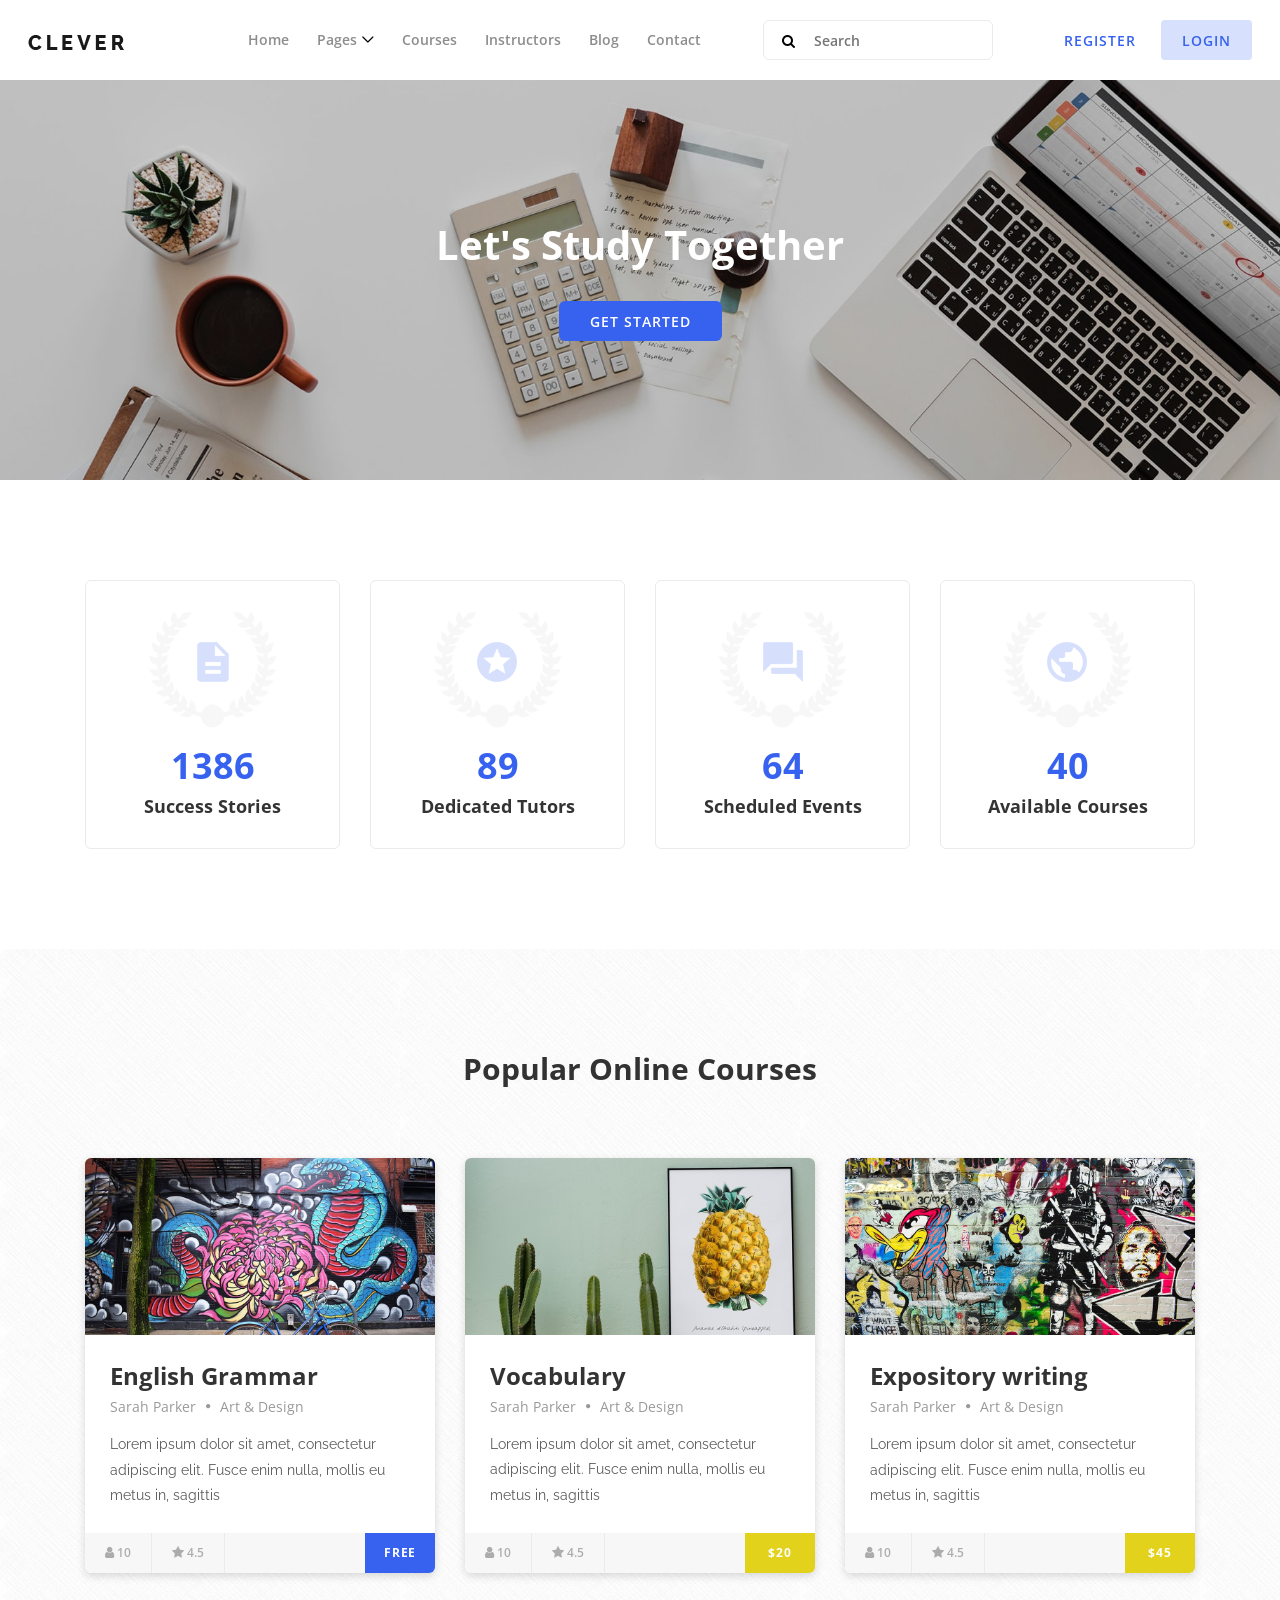
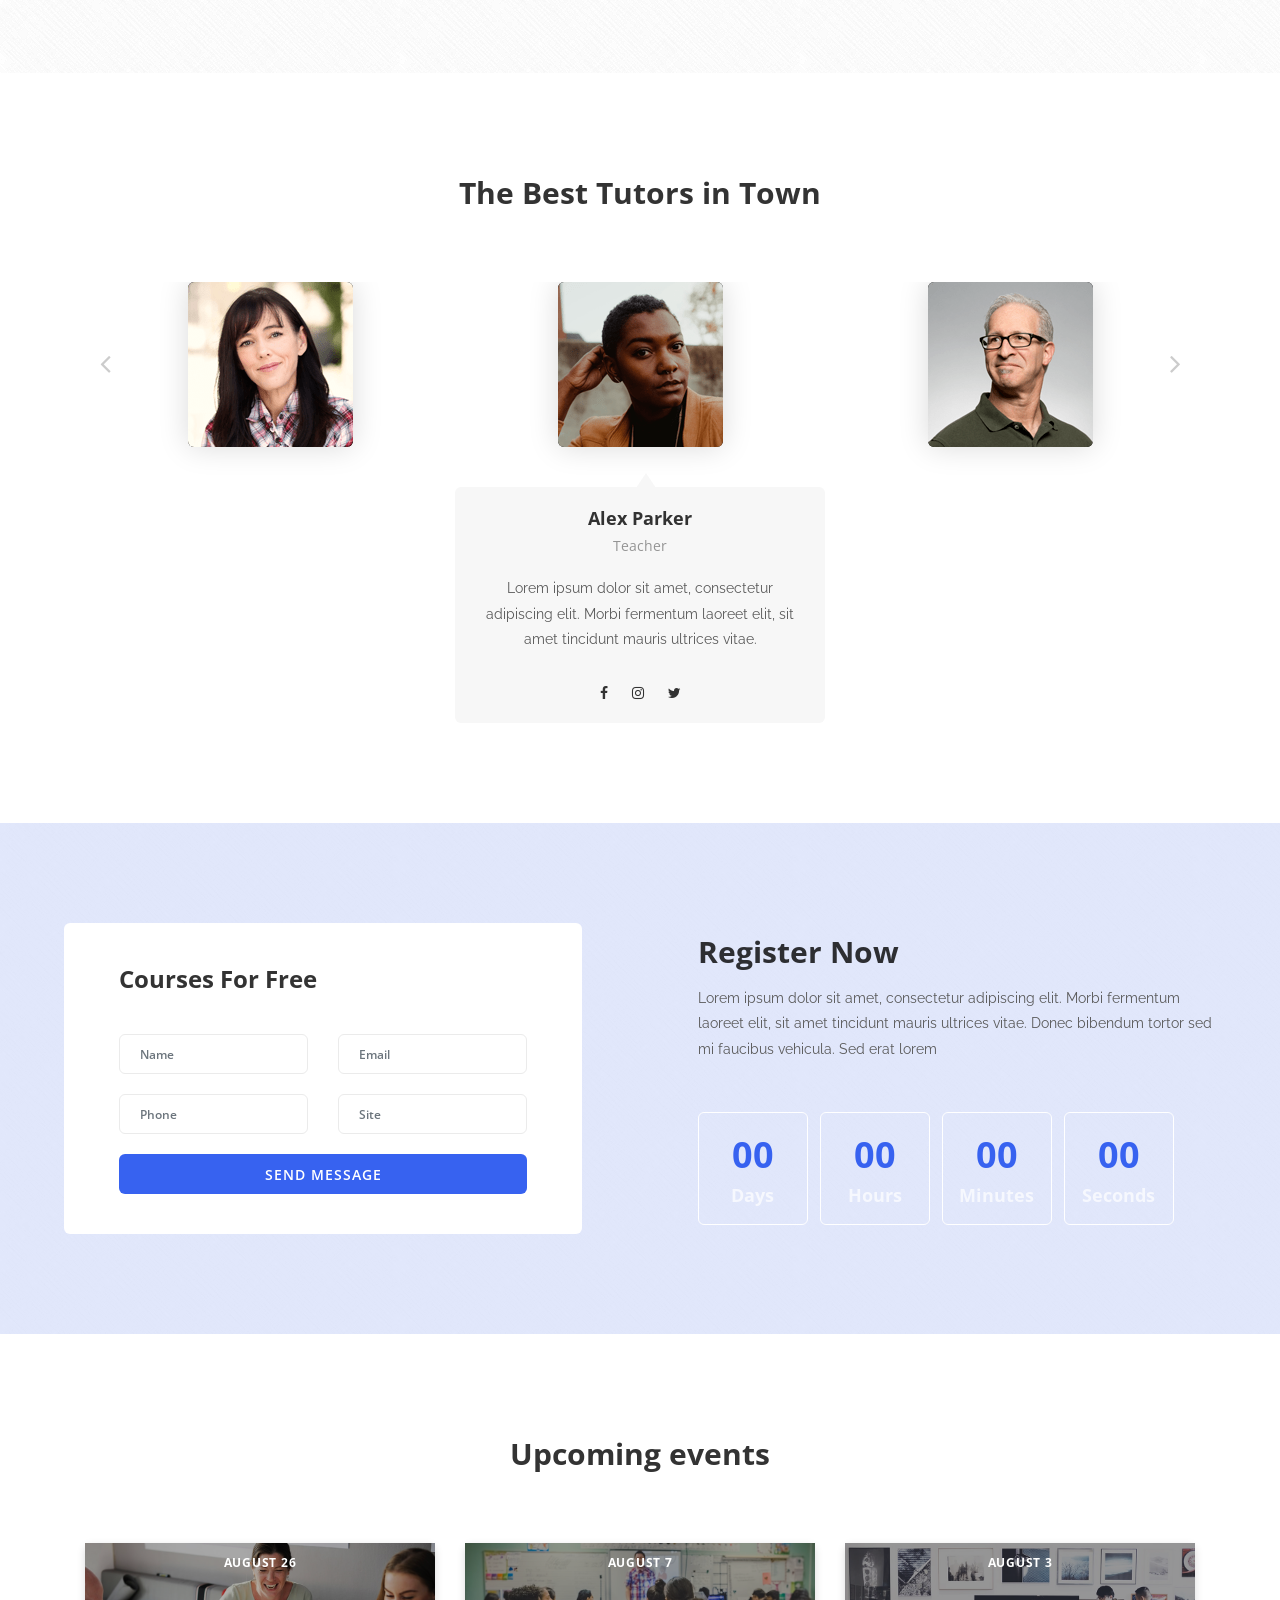
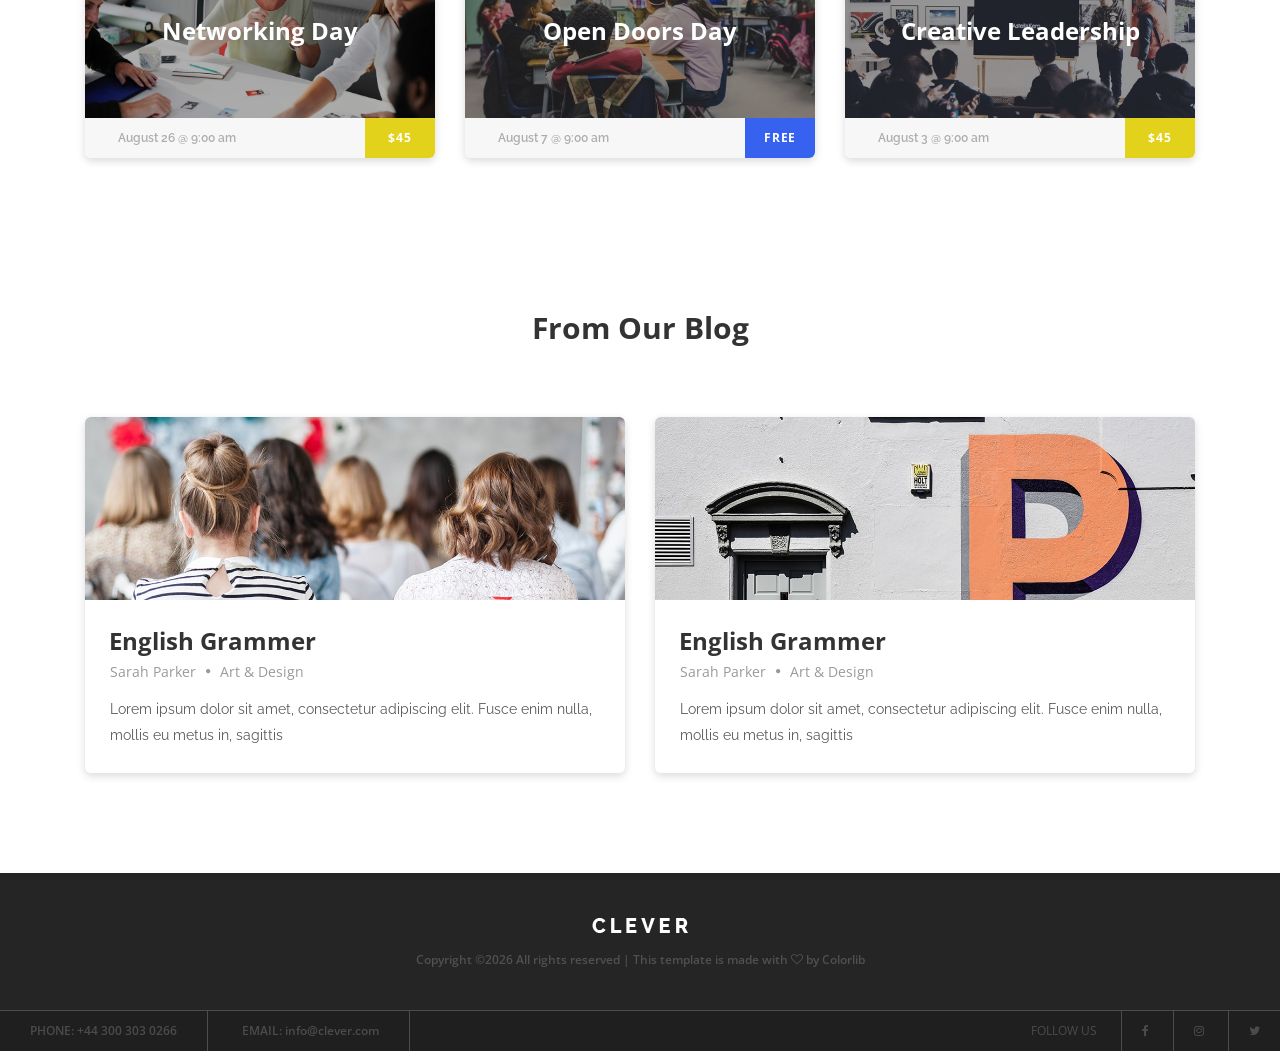
<file: src/main/webapp/resources/clever/index.html>
<!DOCTYPE html>
<html lang="en">

<head>
    <meta charset="UTF-8">
    <meta name="description" content="">
    <meta http-equiv="X-UA-Compatible" content="IE=edge">
    <meta name="viewport" content="width=device-width, initial-scale=1, shrink-to-fit=no">
    <!-- The above 4 meta tags *Must* come first in the head; any other head content must come *after* these tags -->

    <!-- Title -->
    <title>Clever - Education &amp; Courses Template | Home</title>

    <!-- Favicon -->
    <link rel="icon" href="img/core-img/favicon.ico">

    <!-- Stylesheet -->
    <link rel="stylesheet" href="style.css">

</head>

<body>
    <!-- Preloader -->
    <div id="preloader">
        <div class="spinner"></div>
    </div>

    <!-- ##### Header Area Start ##### -->
    <header class="header-area">


        <!-- Navbar Area -->
        <div class="clever-main-menu">
            <div class="classy-nav-container breakpoint-off">
                <!-- Menu -->
                <nav class="classy-navbar justify-content-between" id="cleverNav">

                    <!-- Logo -->
                    <a class="nav-brand" href="index.html"><img src="img/core-img/logo.png" alt=""></a>

                    <!-- Navbar Toggler -->
                    <div class="classy-navbar-toggler">
                        <span class="navbarToggler"><span></span><span></span><span></span></span>
                    </div>

                    <!-- Menu -->
                    <div class="classy-menu">

                        <!-- Close Button -->
                        <div class="classycloseIcon">
                            <div class="cross-wrap"><span class="top"></span><span class="bottom"></span></div>
                        </div>

                        <!-- Nav Start -->
                        <div class="classynav">
                            <ul>
                                <li><a href="index.html">Home</a></li>
                                <li><a href="#">Pages</a>
                                    <ul class="dropdown">
                                        <li><a href="index.html">Home</a></li>
                                        <li><a href="courses.html">Courses</a></li>
                                        <li><a href="single-course.html">Single Courses</a></li>
                                        <li><a href="instructors.html">Instructors</a></li>
                                        <li><a href="blog.html">Blog</a></li>
                                        <li><a href="blog-details.html">Single Blog</a></li>
                                        <li><a href="regular-page.html">Regular Page</a></li>
                                        <li><a href="contact.html">Contact</a></li>
                                    </ul>
                                </li>
                                <li><a href="courses.html">Courses</a></li>
                                <li><a href="instructors.html">Instructors</a></li>
                                <li><a href="blog.html">Blog</a></li>
                                <li><a href="contact.html">Contact</a></li>
                            </ul>

                            <!-- Search Button -->
                            <div class="search-area">
                                <form action="#" method="post">
                                    <input type="search" name="search" id="search" placeholder="Search">
                                    <button type="submit"><i class="fa fa-search" aria-hidden="true"></i></button>
                                </form>
                            </div>

                            <!-- Register / Login -->
                            <div class="register-login-area">
                                <a href="#" class="btn">Register</a>
                                <a href="index-login.html" class="btn active">Login</a>
                            </div>

                        </div>
                        <!-- Nav End -->
                    </div>
                </nav>
            </div>
        </div>
    </header>
    <!-- ##### Header Area End ##### -->

    <!-- ##### Hero Area Start ##### -->
    <section class="hero-area bg-img bg-overlay-2by5" style="background-image: url(img/bg-img/bg1.jpg);">
        <div class="container h-100">
            <div class="row h-100 align-items-center">
                <div class="col-12">
                    <!-- Hero Content -->
                    <div class="hero-content text-center">
                        <h2>Let's Study Together</h2>
                        <a href="#" class="btn clever-btn">Get Started</a>
                    </div>
                </div>
            </div>
        </div>
    </section>
    <!-- ##### Hero Area End ##### -->

    <!-- ##### Cool Facts Area Start ##### -->
    <section class="cool-facts-area section-padding-100-0">
        <div class="container">
            <div class="row">
                <!-- Single Cool Facts Area -->
                <div class="col-12 col-sm-6 col-lg-3">
                    <div class="single-cool-facts-area text-center mb-100 wow fadeInUp" data-wow-delay="250ms">
                        <div class="icon">
                            <img src="img/core-img/docs.png" alt="">
                        </div>
                        <h2><span class="counter">1912</span></h2>
                        <h5>Success Stories</h5>
                    </div>
                </div>

                <!-- Single Cool Facts Area -->
                <div class="col-12 col-sm-6 col-lg-3">
                    <div class="single-cool-facts-area text-center mb-100 wow fadeInUp" data-wow-delay="500ms">
                        <div class="icon">
                            <img src="img/core-img/star.png" alt="">
                        </div>
                        <h2><span class="counter">123</span></h2>
                        <h5>Dedicated Tutors</h5>
                    </div>
                </div>

                <!-- Single Cool Facts Area -->
                <div class="col-12 col-sm-6 col-lg-3">
                    <div class="single-cool-facts-area text-center mb-100 wow fadeInUp" data-wow-delay="750ms">
                        <div class="icon">
                            <img src="img/core-img/events.png" alt="">
                        </div>
                        <h2><span class="counter">89</span></h2>
                        <h5>Scheduled Events</h5>
                    </div>
                </div>

                <!-- Single Cool Facts Area -->
                <div class="col-12 col-sm-6 col-lg-3">
                    <div class="single-cool-facts-area text-center mb-100 wow fadeInUp" data-wow-delay="1000ms">
                        <div class="icon">
                            <img src="img/core-img/earth.png" alt="">
                        </div>
                        <h2><span class="counter">56</span></h2>
                        <h5>Available Courses</h5>
                    </div>
                </div>
            </div>
        </div>
    </section>
    <!-- ##### Cool Facts Area End ##### -->

    <!-- ##### Popular Courses Start ##### -->
    <section class="popular-courses-area section-padding-100-0" style="background-image: url(img/core-img/texture.png);">
        <div class="container">
            <div class="row">
                <div class="col-12">
                    <div class="section-heading">
                        <h3>Popular Online Courses</h3>
                    </div>
                </div>
            </div>

            <div class="row">
                <!-- Single Popular Course -->
                <div class="col-12 col-md-6 col-lg-4">
                    <div class="single-popular-course mb-100 wow fadeInUp" data-wow-delay="250ms">
                        <img src="img/bg-img/c1.jpg" alt="">
                        <!-- Course Content -->
                        <div class="course-content">
                            <h4>English Grammar</h4>
                            <div class="meta d-flex align-items-center">
                                <a href="#">Sarah Parker</a>
                                <span><i class="fa fa-circle" aria-hidden="true"></i></span>
                                <a href="#">Art &amp; Design</a>
                            </div>
                            <p>Lorem ipsum dolor sit amet, consectetur adipiscing elit. Fusce enim nulla, mollis eu metus in, sagittis</p>
                        </div>
                        <!-- Seat Rating Fee -->
                        <div class="seat-rating-fee d-flex justify-content-between">
                            <div class="seat-rating h-100 d-flex align-items-center">
                                <div class="seat">
                                    <i class="fa fa-user" aria-hidden="true"></i> 10
                                </div>
                                <div class="rating">
                                    <i class="fa fa-star" aria-hidden="true"></i> 4.5
                                </div>
                            </div>
                            <div class="course-fee h-100">
                                <a href="#" class="free">Free</a>
                            </div>
                        </div>
                    </div>
                </div>

                <!-- Single Popular Course -->
                <div class="col-12 col-md-6 col-lg-4">
                    <div class="single-popular-course mb-100 wow fadeInUp" data-wow-delay="500ms">
                        <img src="img/bg-img/c2.jpg" alt="">
                        <!-- Course Content -->
                        <div class="course-content">
                            <h4>Vocabulary</h4>
                            <div class="meta d-flex align-items-center">
                                <a href="#">Sarah Parker</a>
                                <span><i class="fa fa-circle" aria-hidden="true"></i></span>
                                <a href="#">Art &amp; Design</a>
                            </div>
                            <p>Lorem ipsum dolor sit amet, consectetur adipiscing elit. Fusce enim nulla, mollis eu metus in, sagittis</p>
                        </div>
                        <!-- Seat Rating Fee -->
                        <div class="seat-rating-fee d-flex justify-content-between">
                            <div class="seat-rating h-100 d-flex align-items-center">
                                <div class="seat">
                                    <i class="fa fa-user" aria-hidden="true"></i> 10
                                </div>
                                <div class="rating">
                                    <i class="fa fa-star" aria-hidden="true"></i> 4.5
                                </div>
                            </div>
                            <div class="course-fee h-100">
                                <a href="#">$20</a>
                            </div>
                        </div>
                    </div>
                </div>

                <!-- Single Popular Course -->
                <div class="col-12 col-md-6 col-lg-4">
                    <div class="single-popular-course mb-100 wow fadeInUp" data-wow-delay="750ms">
                        <img src="img/bg-img/c3.jpg" alt="">
                        <!-- Course Content -->
                        <div class="course-content">
                            <h4>Expository writing</h4>
                            <div class="meta d-flex align-items-center">
                                <a href="#">Sarah Parker</a>
                                <span><i class="fa fa-circle" aria-hidden="true"></i></span>
                                <a href="#">Art &amp; Design</a>
                            </div>
                            <p>Lorem ipsum dolor sit amet, consectetur adipiscing elit. Fusce enim nulla, mollis eu metus in, sagittis</p>
                        </div>
                        <!-- Seat Rating Fee -->
                        <div class="seat-rating-fee d-flex justify-content-between">
                            <div class="seat-rating h-100 d-flex align-items-center">
                                <div class="seat">
                                    <i class="fa fa-user" aria-hidden="true"></i> 10
                                </div>
                                <div class="rating">
                                    <i class="fa fa-star" aria-hidden="true"></i> 4.5
                                </div>
                            </div>
                            <div class="course-fee h-100">
                                <a href="#">$45</a>
                            </div>
                        </div>
                    </div>
                </div>
            </div>
        </div>
    </section>
    <!-- ##### Popular Courses End ##### -->

    <!-- ##### Best Tutors Start ##### -->
    <section class="best-tutors-area section-padding-100">
        <div class="container">
            <div class="row">
                <div class="col-12">
                    <div class="section-heading">
                        <h3>The Best Tutors in Town</h3>
                    </div>
                </div>
            </div>

            <div class="row">
                <div class="col-12">
                    <div class="tutors-slide owl-carousel wow fadeInUp" data-wow-delay="250ms">

                        <!-- Single Tutors Slide -->
                        <div class="single-tutors-slides">
                            <!-- Tutor Thumbnail -->
                            <div class="tutor-thumbnail">
                                <img src="img/bg-img/t1.png" alt="">
                            </div>
                            <!-- Tutor Information -->
                            <div class="tutor-information text-center">
                                <h5>Alex Parker</h5>
                                <span>Teacher</span>
                                <p>Lorem ipsum dolor sit amet, consectetur adipiscing elit. Morbi fermentum laoreet elit, sit amet tincidunt mauris ultrices vitae.</p>
                                <div class="social-info">
                                    <a href="#"><i class="fa fa-facebook" aria-hidden="true"></i></a>
                                    <a href="#"><i class="fa fa-instagram" aria-hidden="true"></i></a>
                                    <a href="#"><i class="fa fa-twitter" aria-hidden="true"></i></a>
                                </div>
                            </div>
                        </div>

                        <!-- Single Tutors Slide -->
                        <div class="single-tutors-slides">
                            <!-- Tutor Thumbnail -->
                            <div class="tutor-thumbnail">
                                <img src="img/bg-img/t2.png" alt="">
                            </div>
                            <!-- Tutor Information -->
                            <div class="tutor-information text-center">
                                <h5>Alex Parker</h5>
                                <span>Teacher</span>
                                <p>Lorem ipsum dolor sit amet, consectetur adipiscing elit. Morbi fermentum laoreet elit, sit amet tincidunt mauris ultrices vitae.</p>
                                <div class="social-info">
                                    <a href="#"><i class="fa fa-facebook" aria-hidden="true"></i></a>
                                    <a href="#"><i class="fa fa-instagram" aria-hidden="true"></i></a>
                                    <a href="#"><i class="fa fa-twitter" aria-hidden="true"></i></a>
                                </div>
                            </div>
                        </div>

                        <!-- Single Tutors Slide -->
                        <div class="single-tutors-slides">
                            <!-- Tutor Thumbnail -->
                            <div class="tutor-thumbnail">
                                <img src="img/bg-img/t3.png" alt="">
                            </div>
                            <!-- Tutor Information -->
                            <div class="tutor-information text-center">
                                <h5>Alex Parker</h5>
                                <span>Teacher</span>
                                <p>Lorem ipsum dolor sit amet, consectetur adipiscing elit. Morbi fermentum laoreet elit, sit amet tincidunt mauris ultrices vitae.</p>
                                <div class="social-info">
                                    <a href="#"><i class="fa fa-facebook" aria-hidden="true"></i></a>
                                    <a href="#"><i class="fa fa-instagram" aria-hidden="true"></i></a>
                                    <a href="#"><i class="fa fa-twitter" aria-hidden="true"></i></a>
                                </div>
                            </div>
                        </div>

                        <!-- Single Tutors Slide -->
                        <div class="single-tutors-slides">
                            <!-- Tutor Thumbnail -->
                            <div class="tutor-thumbnail">
                                <img src="img/bg-img/t4.png" alt="">
                            </div>
                            <!-- Tutor Information -->
                            <div class="tutor-information text-center">
                                <h5>Alex Parker</h5>
                                <span>Teacher</span>
                                <p>Lorem ipsum dolor sit amet, consectetur adipiscing elit. Morbi fermentum laoreet elit, sit amet tincidunt mauris ultrices vitae.</p>
                                <div class="social-info">
                                    <a href="#"><i class="fa fa-facebook" aria-hidden="true"></i></a>
                                    <a href="#"><i class="fa fa-instagram" aria-hidden="true"></i></a>
                                    <a href="#"><i class="fa fa-twitter" aria-hidden="true"></i></a>
                                </div>
                            </div>
                        </div>

                        <!-- Single Tutors Slide -->
                        <div class="single-tutors-slides">
                            <!-- Tutor Thumbnail -->
                            <div class="tutor-thumbnail">
                                <img src="img/bg-img/t5.png" alt="">
                            </div>
                            <!-- Tutor Information -->
                            <div class="tutor-information text-center">
                                <h5>Alex Parker</h5>
                                <span>Teacher</span>
                                <p>Lorem ipsum dolor sit amet, consectetur adipiscing elit. Morbi fermentum laoreet elit, sit amet tincidunt mauris ultrices vitae.</p>
                                <div class="social-info">
                                    <a href="#"><i class="fa fa-facebook" aria-hidden="true"></i></a>
                                    <a href="#"><i class="fa fa-instagram" aria-hidden="true"></i></a>
                                    <a href="#"><i class="fa fa-twitter" aria-hidden="true"></i></a>
                                </div>
                            </div>
                        </div>
                    </div>
                </div>
            </div>
        </div>
    </section>
    <!-- ##### Best Tutors End ##### -->

    <!-- ##### Register Now Start ##### -->
    <section class="register-now section-padding-100-0 d-flex justify-content-between align-items-center" style="background-image: url(img/core-img/texture.png);">
        <!-- Register Contact Form -->
        <div class="register-contact-form mb-100 wow fadeInUp" data-wow-delay="250ms">
            <div class="container-fluid">
                <div class="row">
                    <div class="col-12">
                        <div class="forms">
                            <h4>Courses For Free</h4>
                            <form action="#" method="post">
                                <div class="row">
                                    <div class="col-12 col-lg-6">
                                        <div class="form-group">
                                            <input type="text" class="form-control" id="text" placeholder="Name">
                                        </div>
                                    </div>
                                    <div class="col-12 col-lg-6">
                                        <div class="form-group">
                                            <input type="email" class="form-control" id="email" placeholder="Email">
                                        </div>
                                    </div>
                                    <div class="col-12 col-lg-6">
                                        <div class="form-group">
                                            <input type="text" class="form-control" id="phone" placeholder="Phone">
                                        </div>
                                    </div>
                                    <div class="col-12 col-lg-6">
                                        <div class="form-group">
                                            <input type="text" class="form-control" id="site" placeholder="Site">
                                        </div>
                                    </div>
                                    <div class="col-12">
                                        <button class="btn clever-btn w-100">Send Message</button>
                                    </div>
                                </div>
                            </form>
                        </div>
                    </div>
                </div>
            </div>
        </div>

        <!-- Register Now Countdown -->
        <div class="register-now-countdown mb-100 wow fadeInUp" data-wow-delay="500ms">
            <h3>Register Now</h3>
            <p>Lorem ipsum dolor sit amet, consectetur adipiscing elit. Morbi fermentum laoreet elit, sit amet tincidunt mauris ultrices vitae. Donec bibendum tortor sed mi faucibus vehicula. Sed erat lorem</p>
            <!-- Register Countdown -->
            <div class="register-countdown">
                <div class="events-cd d-flex flex-wrap" data-countdown="2019/03/01"></div>
            </div>
        </div>
    </section>
    <!-- ##### Register Now End ##### -->

    <!-- ##### Upcoming Events Start ##### -->
    <section class="upcoming-events section-padding-100-0">
        <div class="container">
            <div class="row">
                <div class="col-12">
                    <div class="section-heading">
                        <h3>Upcoming events</h3>
                    </div>
                </div>
            </div>

            <div class="row">
                <!-- Single Upcoming Events -->
                <div class="col-12 col-md-6 col-lg-4">
                    <div class="single-upcoming-events mb-50 wow fadeInUp" data-wow-delay="250ms">
                        <!-- Events Thumb -->
                        <div class="events-thumb">
                            <img src="img/bg-img/e1.jpg" alt="">
                            <h6 class="event-date">August 26</h6>
                            <h4 class="event-title">Networking Day</h4>
                        </div>
                        <!-- Date & Fee -->
                        <div class="date-fee d-flex justify-content-between">
                            <div class="date">
                                <p><i class="fa fa-clock"></i> August 26 @ 9:00 am</p>
                            </div>
                            <div class="events-fee">
                                <a href="#">$45</a>
                            </div>
                        </div>
                    </div>
                </div>

                <!-- Single Upcoming Events -->
                <div class="col-12 col-md-6 col-lg-4">
                    <div class="single-upcoming-events mb-50 wow fadeInUp" data-wow-delay="500ms">
                        <!-- Events Thumb -->
                        <div class="events-thumb">
                            <img src="img/bg-img/e2.jpg" alt="">
                            <h6 class="event-date">August 7</h6>
                            <h4 class="event-title">Open Doors Day</h4>
                        </div>
                        <!-- Date & Fee -->
                        <div class="date-fee d-flex justify-content-between">
                            <div class="date">
                                <p><i class="fa fa-clock"></i> August 7 @ 9:00 am</p>
                            </div>
                            <div class="events-fee">
                                <a href="#" class="free">Free</a>
                            </div>
                        </div>
                    </div>
                </div>

                <!-- Single Upcoming Events -->
                <div class="col-12 col-md-6 col-lg-4">
                    <div class="single-upcoming-events mb-50 wow fadeInUp" data-wow-delay="750ms">
                        <!-- Events Thumb -->
                        <div class="events-thumb">
                            <img src="img/bg-img/e3.jpg" alt="">
                            <h6 class="event-date">August 3</h6>
                            <h4 class="event-title">Creative Leadership</h4>
                        </div>
                        <!-- Date & Fee -->
                        <div class="date-fee d-flex justify-content-between">
                            <div class="date">
                                <p><i class="fa fa-clock"></i> August 3 @ 9:00 am</p>
                            </div>
                            <div class="events-fee">
                                <a href="#">$45</a>
                            </div>
                        </div>
                    </div>
                </div>
            </div>
        </div>
    </section>
    <!-- ##### Upcoming Events End ##### -->

    <!-- ##### Blog Area Start ##### -->
    <section class="blog-area section-padding-100-0">
        <div class="container">
            <div class="row">
                <div class="col-12">
                    <div class="section-heading">
                        <h3>From Our Blog</h3>
                    </div>
                </div>
            </div>

            <div class="row">
                <!-- Single Blog Area -->
                <div class="col-12 col-md-6">
                    <div class="single-blog-area mb-100 wow fadeInUp" data-wow-delay="250ms">
                        <img src="img/blog-img/1.jpg" alt="">
                        <!-- Blog Content -->
                        <div class="blog-content">
                            <a href="#" class="blog-headline">
                                <h4>English Grammer</h4>
                            </a>
                            <div class="meta d-flex align-items-center">
                                <a href="#">Sarah Parker</a>
                                <span><i class="fa fa-circle" aria-hidden="true"></i></span>
                                <a href="#">Art &amp; Design</a>
                            </div>
                            <p>Lorem ipsum dolor sit amet, consectetur adipiscing elit. Fusce enim nulla, mollis eu metus in, sagittis</p>
                        </div>
                    </div>
                </div>

                <!-- Single Blog Area -->
                <div class="col-12 col-md-6">
                    <div class="single-blog-area mb-100 wow fadeInUp" data-wow-delay="500ms">
                        <img src="img/blog-img/2.jpg" alt="">
                        <!-- Blog Content -->
                        <div class="blog-content">
                            <a href="#" class="blog-headline">
                                <h4>English Grammer</h4>
                            </a>
                            <div class="meta d-flex align-items-center">
                                <a href="#">Sarah Parker</a>
                                <span><i class="fa fa-circle" aria-hidden="true"></i></span>
                                <a href="#">Art &amp; Design</a>
                            </div>
                            <p>Lorem ipsum dolor sit amet, consectetur adipiscing elit. Fusce enim nulla, mollis eu metus in, sagittis</p>
                        </div>
                    </div>
                </div>
            </div>
        </div>
    </section>
    <!-- ##### Blog Area End ##### -->

    <!-- ##### Footer Area Start ##### -->
    <footer class="footer-area">
        <!-- Top Footer Area -->
        <div class="top-footer-area">
            <div class="container">
                <div class="row">
                    <div class="col-12">
                        <!-- Footer Logo -->
                        <div class="footer-logo">
                            <a href="index.html"><img src="img/core-img/logo2.png" alt=""></a>
                        </div>
                        <!-- Copywrite -->
                        <p><a href="#"><!-- Link back to Colorlib can't be removed. Template is licensed under CC BY 3.0. -->
Copyright &copy;<script>document.write(new Date().getFullYear());</script> All rights reserved | This template is made with <i class="fa fa-heart-o" aria-hidden="true"></i> by <a href="https://colorlib.com" target="_blank">Colorlib</a>
<!-- Link back to Colorlib can't be removed. Template is licensed under CC BY 3.0. --></p>
                    </div>
                </div>
            </div>
        </div>

        <!-- Bottom Footer Area -->
        <div class="bottom-footer-area d-flex justify-content-between align-items-center">
            <!-- Contact Info -->
            <div class="contact-info">
                <a href="#"><span>Phone:</span> +44 300 303 0266</a>
                <a href="#"><span>Email:</span> info@clever.com</a>
            </div>
            <!-- Follow Us -->
            <div class="follow-us">
                <span>Follow us</span>
                <a href="#"><i class="fa fa-facebook" aria-hidden="true"></i></a>
                <a href="#"><i class="fa fa-instagram" aria-hidden="true"></i></a>
                <a href="#"><i class="fa fa-twitter" aria-hidden="true"></i></a>
            </div>
        </div>
    </footer>
    <!-- ##### Footer Area End ##### -->

    <!-- ##### All Javascript Script ##### -->
    <!-- jQuery-2.2.4 js -->
    <script src="js/jquery/jquery-2.2.4.min.js"></script>
    <!-- Popper js -->
    <script src="js/bootstrap/popper.min.js"></script>
    <!-- Bootstrap js -->
    <script src="js/bootstrap/bootstrap.min.js"></script>
    <!-- All Plugins js -->
    <script src="js/plugins/plugins.js"></script>
    <!-- Active js -->
    <script src="js/active.js"></script>
</body>

</html>
</file>
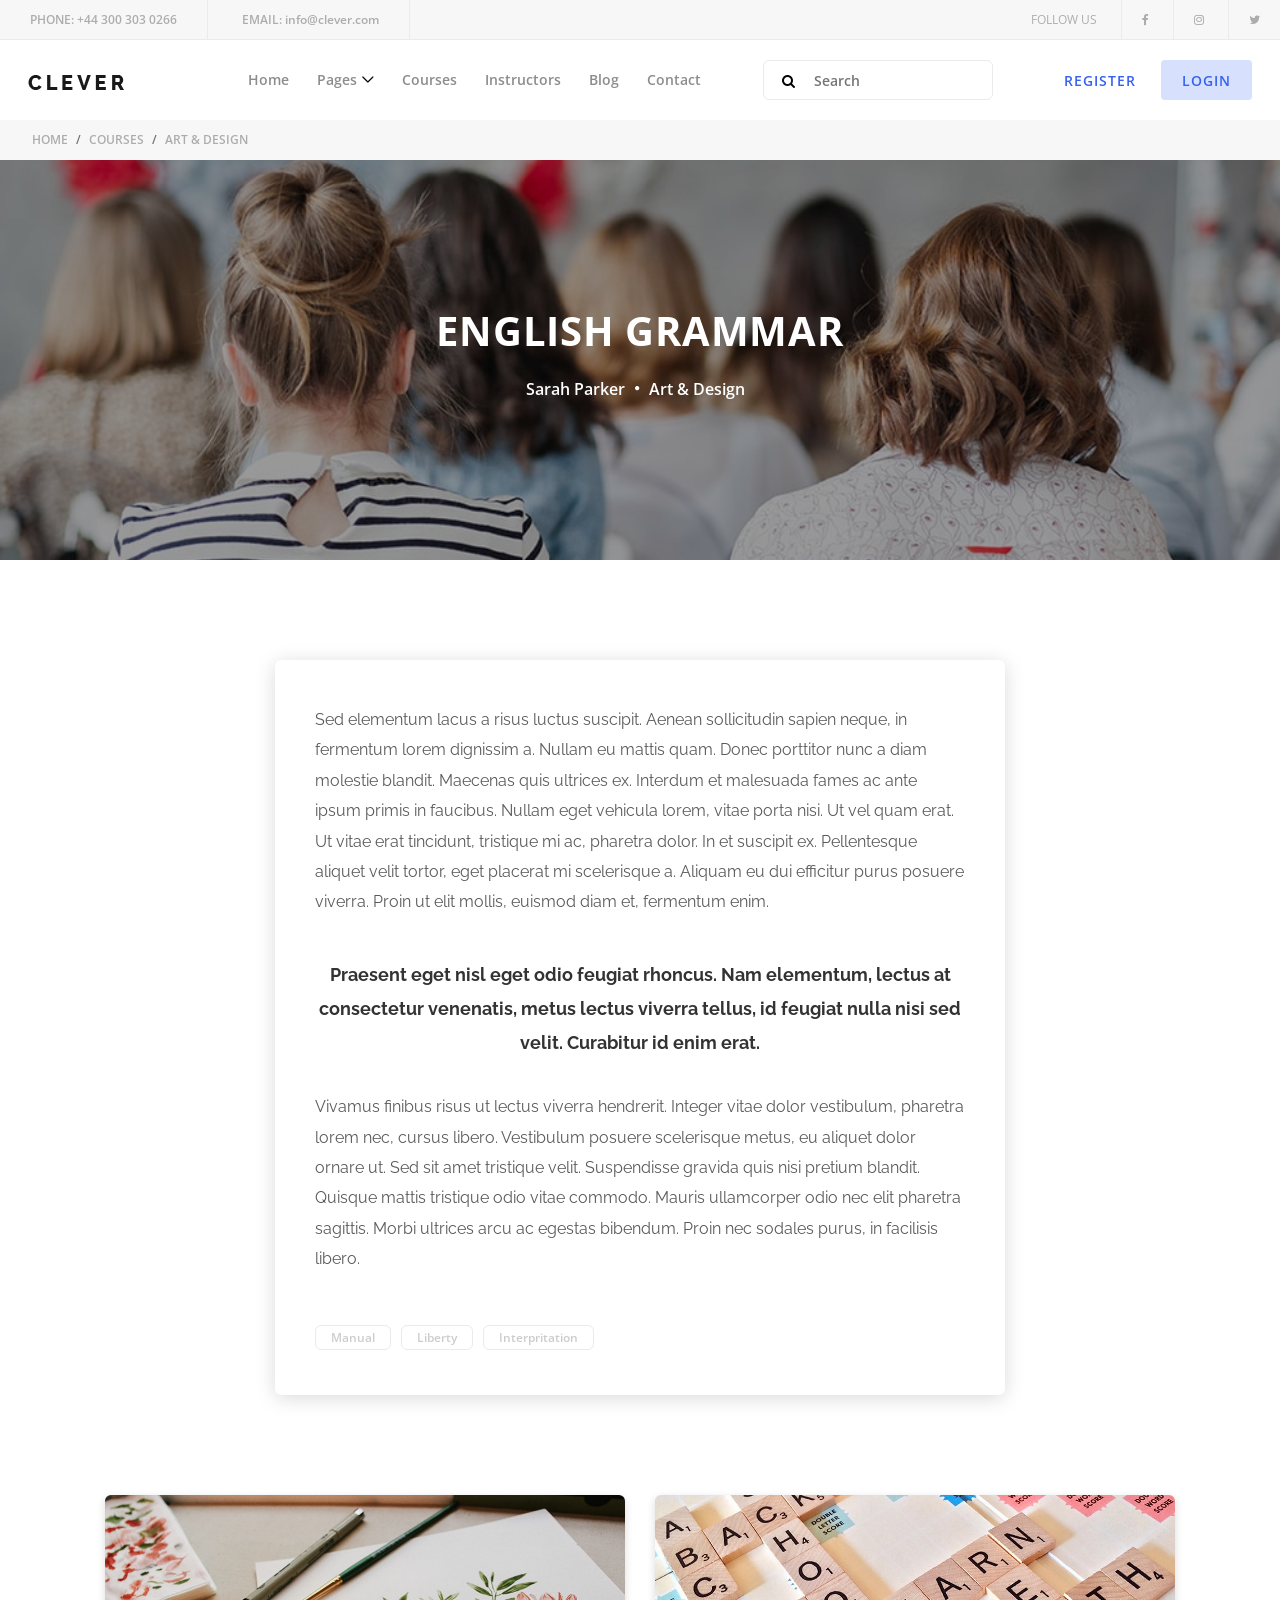
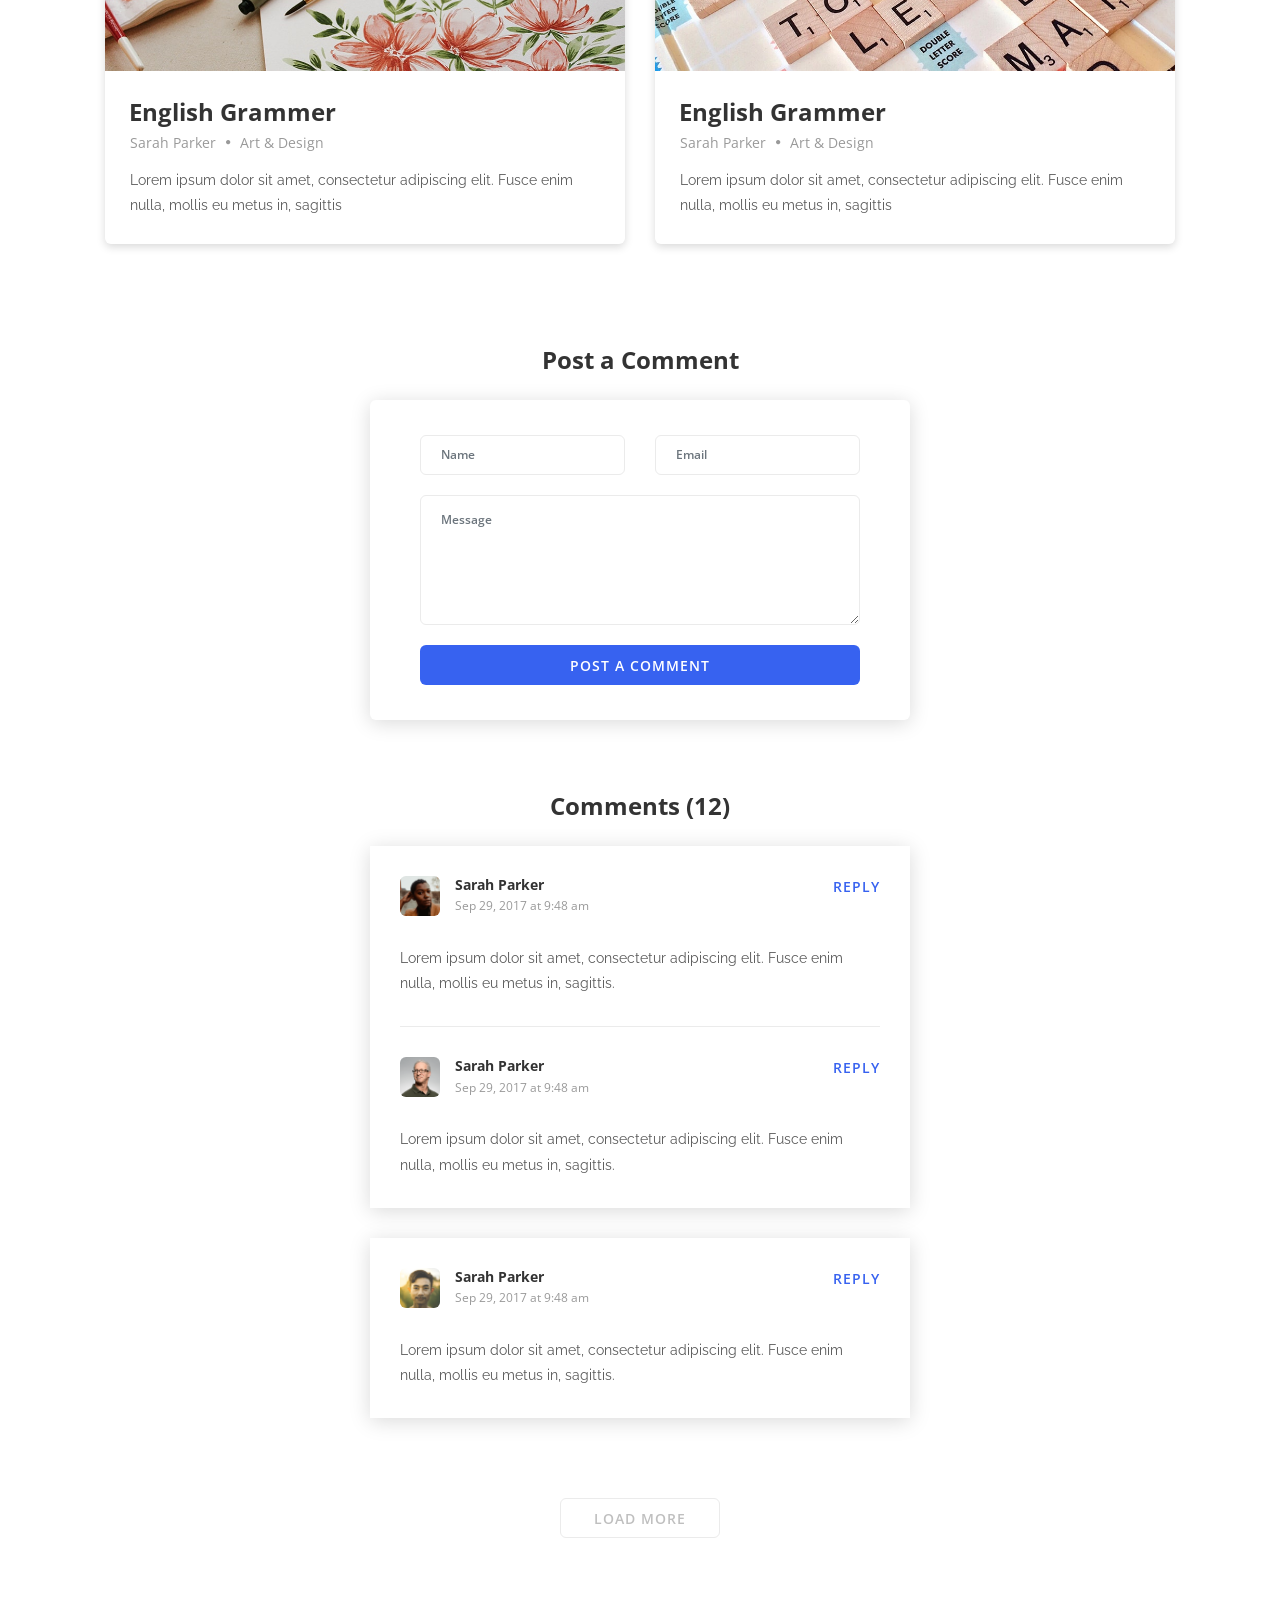
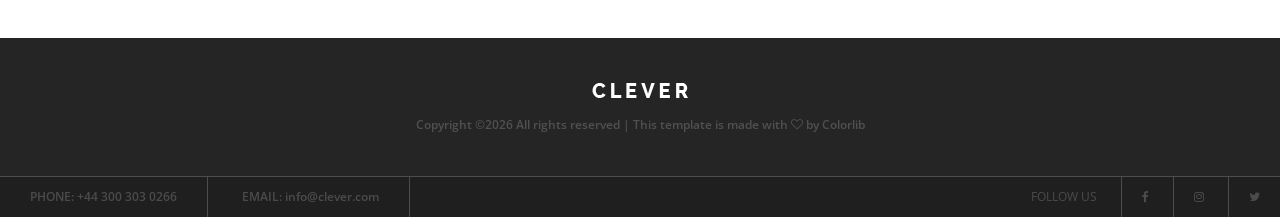
<file: src/main/webapp/resources/clever/blog-details.html>
<!DOCTYPE html>
<html lang="en">

<head>
    <meta charset="UTF-8">
    <meta name="description" content="">
    <meta http-equiv="X-UA-Compatible" content="IE=edge">
    <meta name="viewport" content="width=device-width, initial-scale=1, shrink-to-fit=no">
    <!-- The above 4 meta tags *Must* come first in the head; any other head content must come *after* these tags -->

    <!-- Title -->
    <title>Clever - Education &amp; Courses Template | Blog Details</title>

    <!-- Favicon -->
    <link rel="icon" href="img/core-img/favicon.ico">

    <!-- Stylesheet -->
    <link rel="stylesheet" href="style.css">

</head>

<body>
    <!-- Preloader -->
    <div id="preloader">
        <div class="spinner"></div>
    </div>

    <!-- ##### Header Area Start ##### -->
    <header class="header-area">

        <!-- Top Header Area -->
        <div class="top-header-area d-flex justify-content-between align-items-center">
            <!-- Contact Info -->
            <div class="contact-info">
                <a href="#"><span>Phone:</span> +44 300 303 0266</a>
                <a href="#"><span>Email:</span> info@clever.com</a>
            </div>
            <!-- Follow Us -->
            <div class="follow-us">
                <span>Follow us</span>
                <a href="#"><i class="fa fa-facebook" aria-hidden="true"></i></a>
                <a href="#"><i class="fa fa-instagram" aria-hidden="true"></i></a>
                <a href="#"><i class="fa fa-twitter" aria-hidden="true"></i></a>
            </div>
        </div>

        <!-- Navbar Area -->
        <div class="clever-main-menu">
            <div class="classy-nav-container breakpoint-off">
                <!-- Menu -->
                <nav class="classy-navbar justify-content-between" id="cleverNav">

                    <!-- Logo -->
                    <a class="nav-brand" href="index.html"><img src="img/core-img/logo.png" alt=""></a>

                    <!-- Navbar Toggler -->
                    <div class="classy-navbar-toggler">
                        <span class="navbarToggler"><span></span><span></span><span></span></span>
                    </div>

                    <!-- Menu -->
                    <div class="classy-menu">

                        <!-- Close Button -->
                        <div class="classycloseIcon">
                            <div class="cross-wrap"><span class="top"></span><span class="bottom"></span></div>
                        </div>

                        <!-- Nav Start -->
                        <div class="classynav">
                            <ul>
                                <li><a href="index.html">Home</a></li>
                                <li><a href="#">Pages</a>
                                    <ul class="dropdown">
                                        <li><a href="index.html">Home</a></li>
                                        <li><a href="courses.html">Courses</a></li>
                                        <li><a href="single-course.html">Single Courses</a></li>
                                        <li><a href="instructors.html">Instructors</a></li>
                                        <li><a href="blog.html">Blog</a></li>
                                        <li><a href="blog-details.html">Single Blog</a></li>
                                        <li><a href="regular-page.html">Regular Page</a></li>
                                        <li><a href="contact.html">Contact</a></li>
                                    </ul>
                                </li>
                                <li><a href="courses.html">Courses</a></li>
                                <li><a href="instructors.html">Instructors</a></li>
                                <li><a href="blog.html">Blog</a></li>
                                <li><a href="contact.html">Contact</a></li>
                            </ul>

                            <!-- Search Button -->
                            <div class="search-area">
                                <form action="#" method="post">
                                    <input type="search" name="search" id="search" placeholder="Search">
                                    <button type="submit"><i class="fa fa-search" aria-hidden="true"></i></button>
                                </form>
                            </div>

                            <!-- Register / Login -->
                            <div class="register-login-area">
                                <a href="#" class="btn">Register</a>
                                <a href="index-login.html" class="btn active">Login</a>
                            </div>

                        </div>
                        <!-- Nav End -->
                    </div>
                </nav>
            </div>
        </div>
    </header>
    <!-- ##### Header Area End ##### -->

    <!-- ##### Breadcumb Area Start ##### -->
    <div class="breadcumb-area">
        <!-- Breadcumb -->
        <nav aria-label="breadcrumb">
            <ol class="breadcrumb">
                <li class="breadcrumb-item"><a href="#">Home</a></li>
                <li class="breadcrumb-item"><a href="#">Courses</a></li>
                <li class="breadcrumb-item active" aria-current="page">Art &amp; Design</li>
            </ol>
        </nav>
    </div>
    <!-- ##### Breadcumb Area End ##### -->

    <!-- ##### Catagory Area Start ##### -->
    <div class="clever-catagory blog-details bg-img d-flex align-items-center justify-content-center p-3 height-400" style="background-image: url(img/blog-img/7.jpg);">
        <div class="blog-details-headline">
            <h3>English Grammar</h3>
            <div class="meta d-flex align-items-center justify-content-center">
                <a href="#">Sarah Parker</a>
                <span><i class="fa fa-circle" aria-hidden="true"></i></span>
                <a href="#">Art &amp; Design</a>
            </div>
        </div>
    </div>
    <!-- ##### Catagory Area End ##### -->

    <!-- ##### Blog Details Content ##### -->
    <div class="blog-details-content section-padding-100">
        <div class="container">
            <div class="row justify-content-center">
                <div class="col-12 col-lg-8">
                    <!-- Blog Details Text -->
                    <div class="blog-details-text">
                        <p>Sed elementum lacus a risus luctus suscipit. Aenean sollicitudin sapien neque, in fermentum lorem dignissim a. Nullam eu mattis quam. Donec porttitor nunc a diam molestie blandit. Maecenas quis ultrices ex. Interdum et malesuada fames ac ante ipsum primis in faucibus. Nullam eget vehicula lorem, vitae porta nisi. Ut vel quam erat. Ut vitae erat tincidunt, tristique mi ac, pharetra dolor. In et suscipit ex. Pellentesque aliquet velit tortor, eget placerat mi scelerisque a. Aliquam eu dui efficitur purus posuere viverra. Proin ut elit mollis, euismod diam et, fermentum enim.</p>
                        <h5 class="text-center py-4">Praesent eget nisl eget odio feugiat rhoncus. Nam elementum, lectus at consectetur venenatis, metus lectus viverra tellus, id feugiat nulla nisi sed velit. Curabitur id enim erat.</h5>
                        <p>Vivamus finibus risus ut lectus viverra hendrerit. Integer vitae dolor vestibulum, pharetra lorem nec, cursus libero. Vestibulum posuere scelerisque metus, eu aliquet dolor ornare ut. Sed sit amet tristique velit. Suspendisse gravida quis nisi pretium blandit. Quisque mattis tristique odio vitae commodo. Mauris ullamcorper odio nec elit pharetra sagittis. Morbi ultrices arcu ac egestas bibendum. Proin nec sodales purus, in facilisis libero.</p>
                        <!-- Tags -->
                        <div class="post-tags">
                            <ul>
                                <li><a href="#">Manual</a></li>
                                <li><a href="#">Liberty</a></li>
                                <li><a href="#">Interpritation</a></li>
                            </ul>
                        </div>
                    </div>
                </div>
            </div>
        </div>

        <div class="related-posts section-padding-100-0">
            <div class="container-fluid">
                <div class="row">
                    <!-- Single Blog Area -->
                    <div class="col-12 col-lg-6">
                        <div class="single-blog-area mb-100">
                            <img src="img/blog-img/3.jpg" alt="">
                            <!-- Blog Content -->
                            <div class="blog-content">
                                <a href="#" class="blog-headline">
                                    <h4>English Grammer</h4>
                                </a>
                                <div class="meta d-flex align-items-center">
                                    <a href="#">Sarah Parker</a>
                                    <span><i class="fa fa-circle" aria-hidden="true"></i></span>
                                    <a href="#">Art &amp; Design</a>
                                </div>
                                <p>Lorem ipsum dolor sit amet, consectetur adipiscing elit. Fusce enim nulla, mollis eu metus in, sagittis</p>
                            </div>
                        </div>
                    </div>

                    <!-- Single Blog Area -->
                    <div class="col-12 col-lg-6">
                        <div class="single-blog-area mb-100">
                            <img src="img/blog-img/4.jpg" alt="">
                            <!-- Blog Content -->
                            <div class="blog-content">
                                <a href="#" class="blog-headline">
                                    <h4>English Grammer</h4>
                                </a>
                                <div class="meta d-flex align-items-center">
                                    <a href="#">Sarah Parker</a>
                                    <span><i class="fa fa-circle" aria-hidden="true"></i></span>
                                    <a href="#">Art &amp; Design</a>
                                </div>
                                <p>Lorem ipsum dolor sit amet, consectetur adipiscing elit. Fusce enim nulla, mollis eu metus in, sagittis</p>
                            </div>
                        </div>
                    </div>
                </div>
            </div>
        </div>

        <div class="container">
            <div class="row justify-content-center">
                <!-- Post A Comment -->
                <div class="col-12 col-lg-6">
                    <div class="post-a-comments mb-70">
                        <h4>Post a Comment</h4>

                        <form action="#" method="post">
                            <div class="row">
                                <div class="col-12 col-lg-6">
                                    <div class="form-group">
                                        <input type="text" class="form-control" id="text" placeholder="Name">
                                    </div>
                                </div>
                                <div class="col-12 col-lg-6">
                                    <div class="form-group">
                                        <input type="email" class="form-control" id="email" placeholder="Email">
                                    </div>
                                </div>
                                <div class="col-12">
                                    <div class="form-group">
                                        <textarea name="message" class="form-control" id="message" cols="30" rows="10" placeholder="Message"></textarea>
                                    </div>
                                </div>
                                <div class="col-12">
                                    <button class="btn clever-btn w-100">Post A Comment</button>
                                </div>
                            </div>
                        </form>
                    </div>
                </div>
            </div>

            <div class="row justify-content-center">
                <!-- Comments -->
                <div class="col-12 col-lg-6">
                    <div class="comments-area">
                        <h4>Comments (12)</h4>

                        <ol class="comments-list">
                            <!-- Single Comment Area -->
                            <li class="single_comment_area">
                                <!-- Single Comment -->
                                <div class="single-comment-wrap mb-30">
                                    <div class="d-flex justify-content-between mb-30">
                                        <!-- Comment Admin -->
                                        <div class="comment-admin d-flex">
                                            <div class="thumb">
                                                <img src="img/bg-img/t1.png" alt="">
                                            </div>
                                            <div class="text">
                                                <h6>Sarah Parker</h6>
                                                <span>Sep 29, 2017 at 9:48 am</span>
                                            </div>
                                        </div>
                                        <!-- Reply -->
                                        <div class="reply">
                                            <a href="#">Reply</a>
                                        </div>
                                    </div>
                                    <p>Lorem ipsum dolor sit amet, consectetur adipiscing elit. Fusce enim nulla, mollis eu metus in, sagittis.</p>
                                </div>

                                <ol class="children">
                                    <li class="single_comment_area">
                                        <!-- Single Comment -->
                                        <div class="single-comment-wrap">
                                            <div class="d-flex justify-content-between mb-30">
                                                <!-- Comment Admin -->
                                                <div class="comment-admin d-flex">
                                                    <div class="thumb">
                                                        <img src="img/bg-img/t2.png" alt="">
                                                    </div>
                                                    <div class="text">
                                                        <h6>Sarah Parker</h6>
                                                        <span>Sep 29, 2017 at 9:48 am</span>
                                                    </div>
                                                </div>
                                                <!-- Reply -->
                                                <div class="reply">
                                                    <a href="#">Reply</a>
                                                </div>
                                            </div>
                                            <p>Lorem ipsum dolor sit amet, consectetur adipiscing elit. Fusce enim nulla, mollis eu metus in, sagittis.</p>
                                        </div>
                                    </li>
                                </ol>
                            </li>

                            <li class="single_comment_area mb-30">
                                <!-- Single Comment -->
                                <div class="single-comment-wrap">
                                    <div class="d-flex justify-content-between mb-30">
                                        <!-- Comment Admin -->
                                        <div class="comment-admin d-flex">
                                            <div class="thumb">
                                                <img src="img/bg-img/t3.png" alt="">
                                            </div>
                                            <div class="text">
                                                <h6>Sarah Parker</h6>
                                                <span>Sep 29, 2017 at 9:48 am</span>
                                            </div>
                                        </div>
                                        <!-- Reply -->
                                        <div class="reply">
                                            <a href="#">Reply</a>
                                        </div>
                                    </div>
                                    <p>Lorem ipsum dolor sit amet, consectetur adipiscing elit. Fusce enim nulla, mollis eu metus in, sagittis.</p>
                                </div>
                            </li>
                        </ol>
                    </div>
                </div>

                <div class="col-12">
                    <div class="load-more text-center mt-50">
                        <a href="#" class="btn clever-btn btn-2">Load More</a>
                    </div>
                </div>
            </div>
        </div>
    </div>
    <!-- ##### Blog Details Content ##### -->

    <!-- ##### Footer Area Start ##### -->
    <footer class="footer-area">
        <!-- Top Footer Area -->
        <div class="top-footer-area">
            <div class="container">
                <div class="row">
                    <div class="col-12">
                        <!-- Footer Logo -->
                        <div class="footer-logo">
                            <a href="index.html"><img src="img/core-img/logo2.png" alt=""></a>
                        </div>
                        <!-- Copywrite -->
                        <p><a href="#"><!-- Link back to Colorlib can't be removed. Template is licensed under CC BY 3.0. -->
Copyright &copy;<script>document.write(new Date().getFullYear());</script> All rights reserved | This template is made with <i class="fa fa-heart-o" aria-hidden="true"></i> by <a href="https://colorlib.com" target="_blank">Colorlib</a>
<!-- Link back to Colorlib can't be removed. Template is licensed under CC BY 3.0. --></p>
                    </div>
                </div>
            </div>
        </div>

        <!-- Bottom Footer Area -->
        <div class="bottom-footer-area d-flex justify-content-between align-items-center">
            <!-- Contact Info -->
            <div class="contact-info">
                <a href="#"><span>Phone:</span> +44 300 303 0266</a>
                <a href="#"><span>Email:</span> info@clever.com</a>
            </div>
            <!-- Follow Us -->
            <div class="follow-us">
                <span>Follow us</span>
                <a href="#"><i class="fa fa-facebook" aria-hidden="true"></i></a>
                <a href="#"><i class="fa fa-instagram" aria-hidden="true"></i></a>
                <a href="#"><i class="fa fa-twitter" aria-hidden="true"></i></a>
            </div>
        </div>
    </footer>
    <!-- ##### Footer Area End ##### -->

    <!-- ##### All Javascript Script ##### -->
    <!-- jQuery-2.2.4 js -->
    <script src="js/jquery/jquery-2.2.4.min.js"></script>
    <!-- Popper js -->
    <script src="js/bootstrap/popper.min.js"></script>
    <!-- Bootstrap js -->
    <script src="js/bootstrap/bootstrap.min.js"></script>
    <!-- All Plugins js -->
    <script src="js/plugins/plugins.js"></script>
    <!-- Active js -->
    <script src="js/active.js"></script>
</body>

</html>
</file>
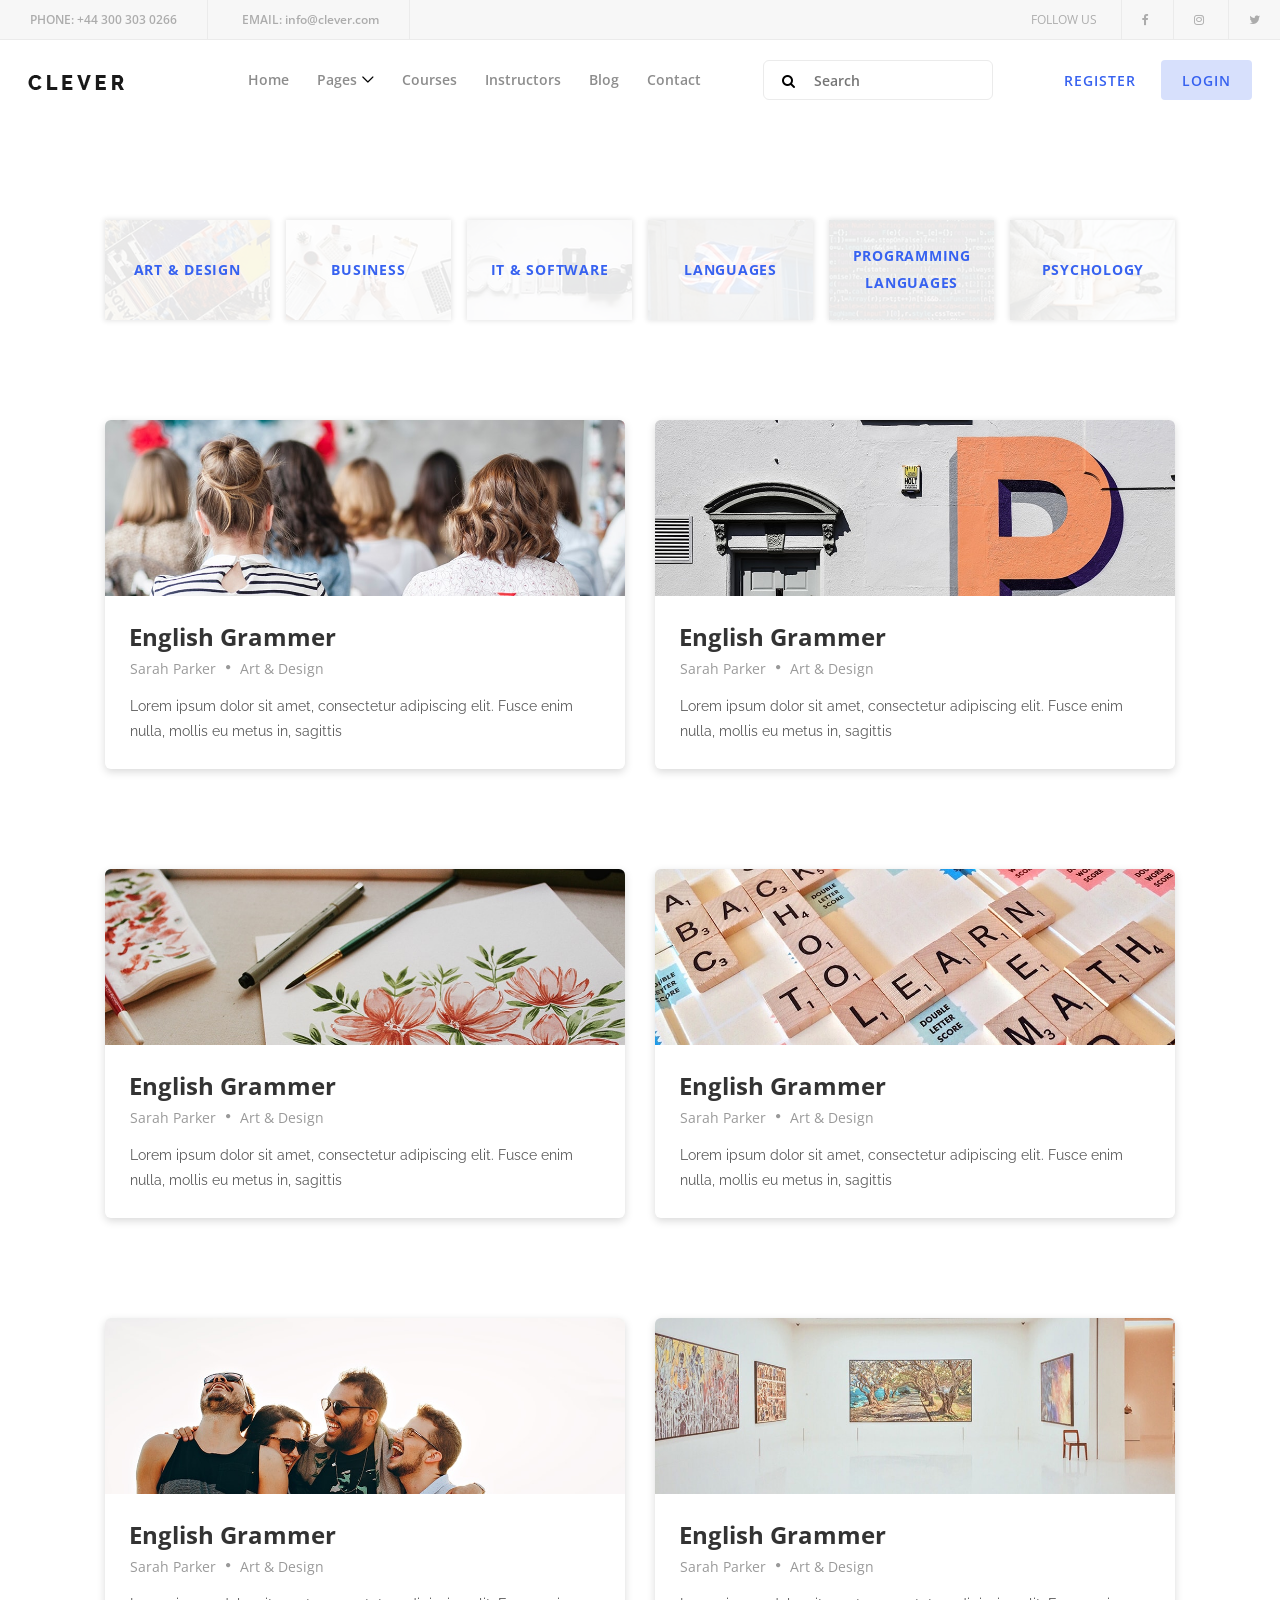
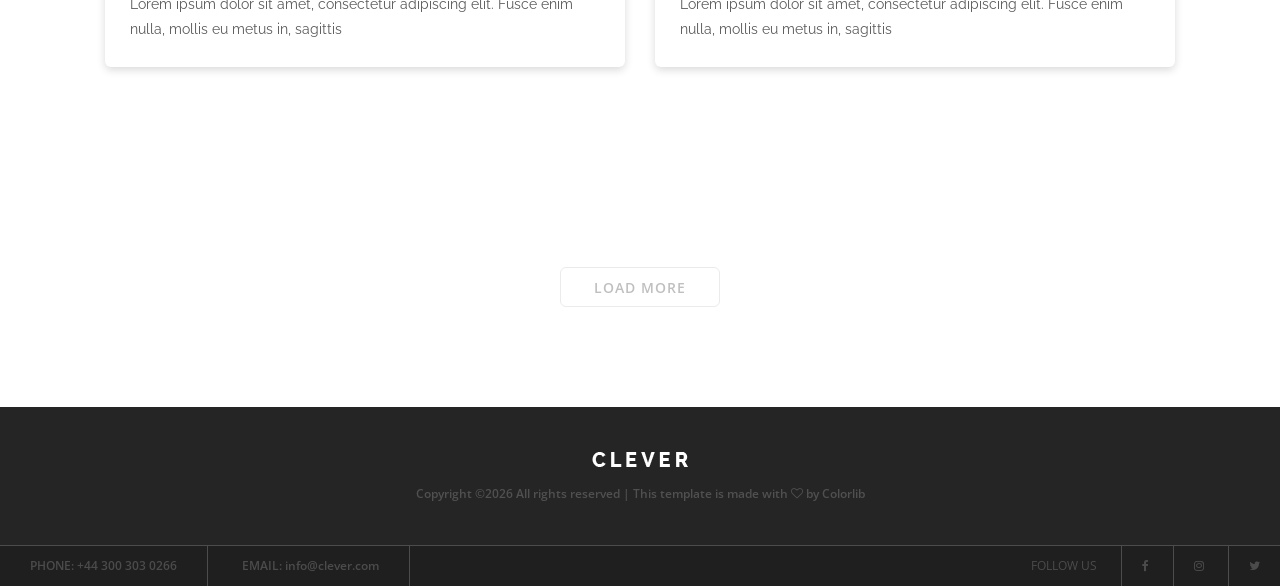
<file: src/main/webapp/resources/clever/blog.html>
<!DOCTYPE html>
<html lang="en">

<head>
    <meta charset="UTF-8">
    <meta name="description" content="">
    <meta http-equiv="X-UA-Compatible" content="IE=edge">
    <meta name="viewport" content="width=device-width, initial-scale=1, shrink-to-fit=no">
    <!-- The above 4 meta tags *Must* come first in the head; any other head content must come *after* these tags -->

    <!-- Title -->
    <title>Clever - Education &amp; Courses Template | Blog</title>

    <!-- Favicon -->
    <link rel="icon" href="img/core-img/favicon.ico">

    <!-- Stylesheet -->
    <link rel="stylesheet" href="style.css">

</head>

<body>
    <!-- Preloader -->
    <div id="preloader">
        <div class="spinner"></div>
    </div>

    <!-- ##### Header Area Start ##### -->
    <header class="header-area">

        <!-- Top Header Area -->
        <div class="top-header-area d-flex justify-content-between align-items-center">
            <!-- Contact Info -->
            <div class="contact-info">
                <a href="#"><span>Phone:</span> +44 300 303 0266</a>
                <a href="#"><span>Email:</span> info@clever.com</a>
            </div>
            <!-- Follow Us -->
            <div class="follow-us">
                <span>Follow us</span>
                <a href="#"><i class="fa fa-facebook" aria-hidden="true"></i></a>
                <a href="#"><i class="fa fa-instagram" aria-hidden="true"></i></a>
                <a href="#"><i class="fa fa-twitter" aria-hidden="true"></i></a>
            </div>
        </div>

        <!-- Navbar Area -->
        <div class="clever-main-menu">
            <div class="classy-nav-container breakpoint-off">
                <!-- Menu -->
                <nav class="classy-navbar justify-content-between" id="cleverNav">

                    <!-- Logo -->
                    <a class="nav-brand" href="index.html"><img src="img/core-img/logo.png" alt=""></a>

                    <!-- Navbar Toggler -->
                    <div class="classy-navbar-toggler">
                        <span class="navbarToggler"><span></span><span></span><span></span></span>
                    </div>

                    <!-- Menu -->
                    <div class="classy-menu">

                        <!-- Close Button -->
                        <div class="classycloseIcon">
                            <div class="cross-wrap"><span class="top"></span><span class="bottom"></span></div>
                        </div>

                        <!-- Nav Start -->
                        <div class="classynav">
                            <ul>
                                <li><a href="index.html">Home</a></li>
                                <li><a href="#">Pages</a>
                                    <ul class="dropdown">
                                        <li><a href="index.html">Home</a></li>
                                        <li><a href="courses.html">Courses</a></li>
                                        <li><a href="single-course.html">Single Courses</a></li>
                                        <li><a href="instructors.html">Instructors</a></li>
                                        <li><a href="blog.html">Blog</a></li>
                                        <li><a href="blog-details.html">Single Blog</a></li>
                                        <li><a href="regular-page.html">Regular Page</a></li>
                                        <li><a href="contact.html">Contact</a></li>
                                    </ul>
                                </li>
                                <li><a href="courses.html">Courses</a></li>
                                <li><a href="instructors.html">Instructors</a></li>
                                <li><a href="blog.html">Blog</a></li>
                                <li><a href="contact.html">Contact</a></li>
                            </ul>

                            <!-- Search Button -->
                            <div class="search-area">
                                <form action="#" method="post">
                                    <input type="search" name="search" id="search" placeholder="Search">
                                    <button type="submit"><i class="fa fa-search" aria-hidden="true"></i></button>
                                </form>
                            </div>

                            <!-- Register / Login -->
                            <div class="register-login-area">
                                <a href="#" class="btn">Register</a>
                                <a href="index-login.html" class="btn active">Login</a>
                            </div>

                        </div>
                        <!-- Nav End -->
                    </div>
                </nav>
            </div>
        </div>
    </header>
    <!-- ##### Header Area End ##### -->

    <!-- ##### Blog Area Start ##### -->
    <section class="blog-area blog-page section-padding-100">
        <div class="container-fluid">
            <div class="row">
                <div class="col-12">
                    <div class="blog-catagories mb-70 d-flex flex-wrap justify-content-between">

                        <!-- Single Catagories -->
                        <div class="single-catagories bg-img" style="background-image: url(img/bg-img/bc1.jpg);">
                            <a href="#">
                                <h6>Art &amp; Design</h6>
                            </a>
                        </div>

                        <!-- Single Catagories -->
                        <div class="single-catagories bg-img" style="background-image: url(img/bg-img/bc2.jpg);">
                            <a href="#">
                                <h6>Business</h6>
                            </a>
                        </div>

                        <!-- Single Catagories -->
                        <div class="single-catagories bg-img" style="background-image: url(img/bg-img/bc3.jpg);">
                            <a href="#">
                                <h6>IT &amp; Software</h6>
                            </a>
                        </div>

                        <!-- Single Catagories -->
                        <div class="single-catagories bg-img" style="background-image: url(img/bg-img/bc4.jpg);">
                            <a href="#">
                                <h6>Languages</h6>
                            </a>
                        </div>

                        <!-- Single Catagories -->
                        <div class="single-catagories bg-img" style="background-image: url(img/bg-img/bc5.jpg);">
                            <a href="#">
                                <h6>Programming Languages</h6>
                            </a>
                        </div>

                        <!-- Single Catagories -->
                        <div class="single-catagories bg-img" style="background-image: url(img/bg-img/bc6.jpg);">
                            <a href="#">
                                <h6>psychology</h6>
                            </a>
                        </div>
                    </div>
                </div>
            </div>

            <div class="row">
                <!-- Single Blog Area -->
                <div class="col-12 col-lg-6">
                    <div class="single-blog-area mb-100 wow fadeInUp" data-wow-delay="250ms">
                        <img src="img/blog-img/1.jpg" alt="">
                        <!-- Blog Content -->
                        <div class="blog-content">
                            <a href="#" class="blog-headline">
                                <h4>English Grammer</h4>
                            </a>
                            <div class="meta d-flex align-items-center">
                                <a href="#">Sarah Parker</a>
                                <span><i class="fa fa-circle" aria-hidden="true"></i></span>
                                <a href="#">Art &amp; Design</a>
                            </div>
                            <p>Lorem ipsum dolor sit amet, consectetur adipiscing elit. Fusce enim nulla, mollis eu metus in, sagittis</p>
                        </div>
                    </div>
                </div>

                <!-- Single Blog Area -->
                <div class="col-12 col-lg-6">
                    <div class="single-blog-area mb-100 wow fadeInUp" data-wow-delay="500ms">
                        <img src="img/blog-img/2.jpg" alt="">
                        <!-- Blog Content -->
                        <div class="blog-content">
                            <a href="#" class="blog-headline">
                                <h4>English Grammer</h4>
                            </a>
                            <div class="meta d-flex align-items-center">
                                <a href="#">Sarah Parker</a>
                                <span><i class="fa fa-circle" aria-hidden="true"></i></span>
                                <a href="#">Art &amp; Design</a>
                            </div>
                            <p>Lorem ipsum dolor sit amet, consectetur adipiscing elit. Fusce enim nulla, mollis eu metus in, sagittis</p>
                        </div>
                    </div>
                </div>

                <!-- Single Blog Area -->
                <div class="col-12 col-lg-6">
                    <div class="single-blog-area mb-100 wow fadeInUp" data-wow-delay="250ms">
                        <img src="img/blog-img/3.jpg" alt="">
                        <!-- Blog Content -->
                        <div class="blog-content">
                            <a href="#" class="blog-headline">
                                <h4>English Grammer</h4>
                            </a>
                            <div class="meta d-flex align-items-center">
                                <a href="#">Sarah Parker</a>
                                <span><i class="fa fa-circle" aria-hidden="true"></i></span>
                                <a href="#">Art &amp; Design</a>
                            </div>
                            <p>Lorem ipsum dolor sit amet, consectetur adipiscing elit. Fusce enim nulla, mollis eu metus in, sagittis</p>
                        </div>
                    </div>
                </div>

                <!-- Single Blog Area -->
                <div class="col-12 col-lg-6">
                    <div class="single-blog-area mb-100 wow fadeInUp" data-wow-delay="500ms">
                        <img src="img/blog-img/4.jpg" alt="">
                        <!-- Blog Content -->
                        <div class="blog-content">
                            <a href="#" class="blog-headline">
                                <h4>English Grammer</h4>
                            </a>
                            <div class="meta d-flex align-items-center">
                                <a href="#">Sarah Parker</a>
                                <span><i class="fa fa-circle" aria-hidden="true"></i></span>
                                <a href="#">Art &amp; Design</a>
                            </div>
                            <p>Lorem ipsum dolor sit amet, consectetur adipiscing elit. Fusce enim nulla, mollis eu metus in, sagittis</p>
                        </div>
                    </div>
                </div>

                <!-- Single Blog Area -->
                <div class="col-12 col-lg-6">
                    <div class="single-blog-area mb-100 wow fadeInUp" data-wow-delay="250ms">
                        <img src="img/blog-img/5.jpg" alt="">
                        <!-- Blog Content -->
                        <div class="blog-content">
                            <a href="#" class="blog-headline">
                                <h4>English Grammer</h4>
                            </a>
                            <div class="meta d-flex align-items-center">
                                <a href="#">Sarah Parker</a>
                                <span><i class="fa fa-circle" aria-hidden="true"></i></span>
                                <a href="#">Art &amp; Design</a>
                            </div>
                            <p>Lorem ipsum dolor sit amet, consectetur adipiscing elit. Fusce enim nulla, mollis eu metus in, sagittis</p>
                        </div>
                    </div>
                </div>

                <!-- Single Blog Area -->
                <div class="col-12 col-lg-6">
                    <div class="single-blog-area mb-100 wow fadeInUp" data-wow-delay="500ms">
                        <img src="img/blog-img/6.jpg" alt="">
                        <!-- Blog Content -->
                        <div class="blog-content">
                            <a href="#" class="blog-headline">
                                <h4>English Grammer</h4>
                            </a>
                            <div class="meta d-flex align-items-center">
                                <a href="#">Sarah Parker</a>
                                <span><i class="fa fa-circle" aria-hidden="true"></i></span>
                                <a href="#">Art &amp; Design</a>
                            </div>
                            <p>Lorem ipsum dolor sit amet, consectetur adipiscing elit. Fusce enim nulla, mollis eu metus in, sagittis</p>
                        </div>
                    </div>
                </div>
            </div>

            <div class="row">
                <div class="col-12">
                    <div class="load-more text-center mt-100 wow fadeInUp" data-wow-delay="1000ms">
                        <a href="#" class="btn clever-btn btn-2">Load More</a>
                    </div>
                </div>
            </div>
        </div>
    </section>
    <!-- ##### Blog Area End ##### -->

    <!-- ##### Footer Area Start ##### -->
    <footer class="footer-area">
        <!-- Top Footer Area -->
        <div class="top-footer-area">
            <div class="container">
                <div class="row">
                    <div class="col-12">
                        <!-- Footer Logo -->
                        <div class="footer-logo">
                            <a href="index.html"><img src="img/core-img/logo2.png" alt=""></a>
                        </div>
                        <!-- Copywrite -->
                        <p><a href="#"><!-- Link back to Colorlib can't be removed. Template is licensed under CC BY 3.0. -->
Copyright &copy;<script>document.write(new Date().getFullYear());</script> All rights reserved | This template is made with <i class="fa fa-heart-o" aria-hidden="true"></i> by <a href="https://colorlib.com" target="_blank">Colorlib</a>
<!-- Link back to Colorlib can't be removed. Template is licensed under CC BY 3.0. --></p>
                    </div>
                </div>
            </div>
        </div>

        <!-- Bottom Footer Area -->
        <div class="bottom-footer-area d-flex justify-content-between align-items-center">
            <!-- Contact Info -->
            <div class="contact-info">
                <a href="#"><span>Phone:</span> +44 300 303 0266</a>
                <a href="#"><span>Email:</span> info@clever.com</a>
            </div>
            <!-- Follow Us -->
            <div class="follow-us">
                <span>Follow us</span>
                <a href="#"><i class="fa fa-facebook" aria-hidden="true"></i></a>
                <a href="#"><i class="fa fa-instagram" aria-hidden="true"></i></a>
                <a href="#"><i class="fa fa-twitter" aria-hidden="true"></i></a>
            </div>
        </div>
    </footer>
    <!-- ##### Footer Area End ##### -->

    <!-- ##### All Javascript Script ##### -->
    <!-- jQuery-2.2.4 js -->
    <script src="js/jquery/jquery-2.2.4.min.js"></script>
    <!-- Popper js -->
    <script src="js/bootstrap/popper.min.js"></script>
    <!-- Bootstrap js -->
    <script src="js/bootstrap/bootstrap.min.js"></script>
    <!-- All Plugins js -->
    <script src="js/plugins/plugins.js"></script>
    <!-- Active js -->
    <script src="js/active.js"></script>
</body>

</html>
</file>
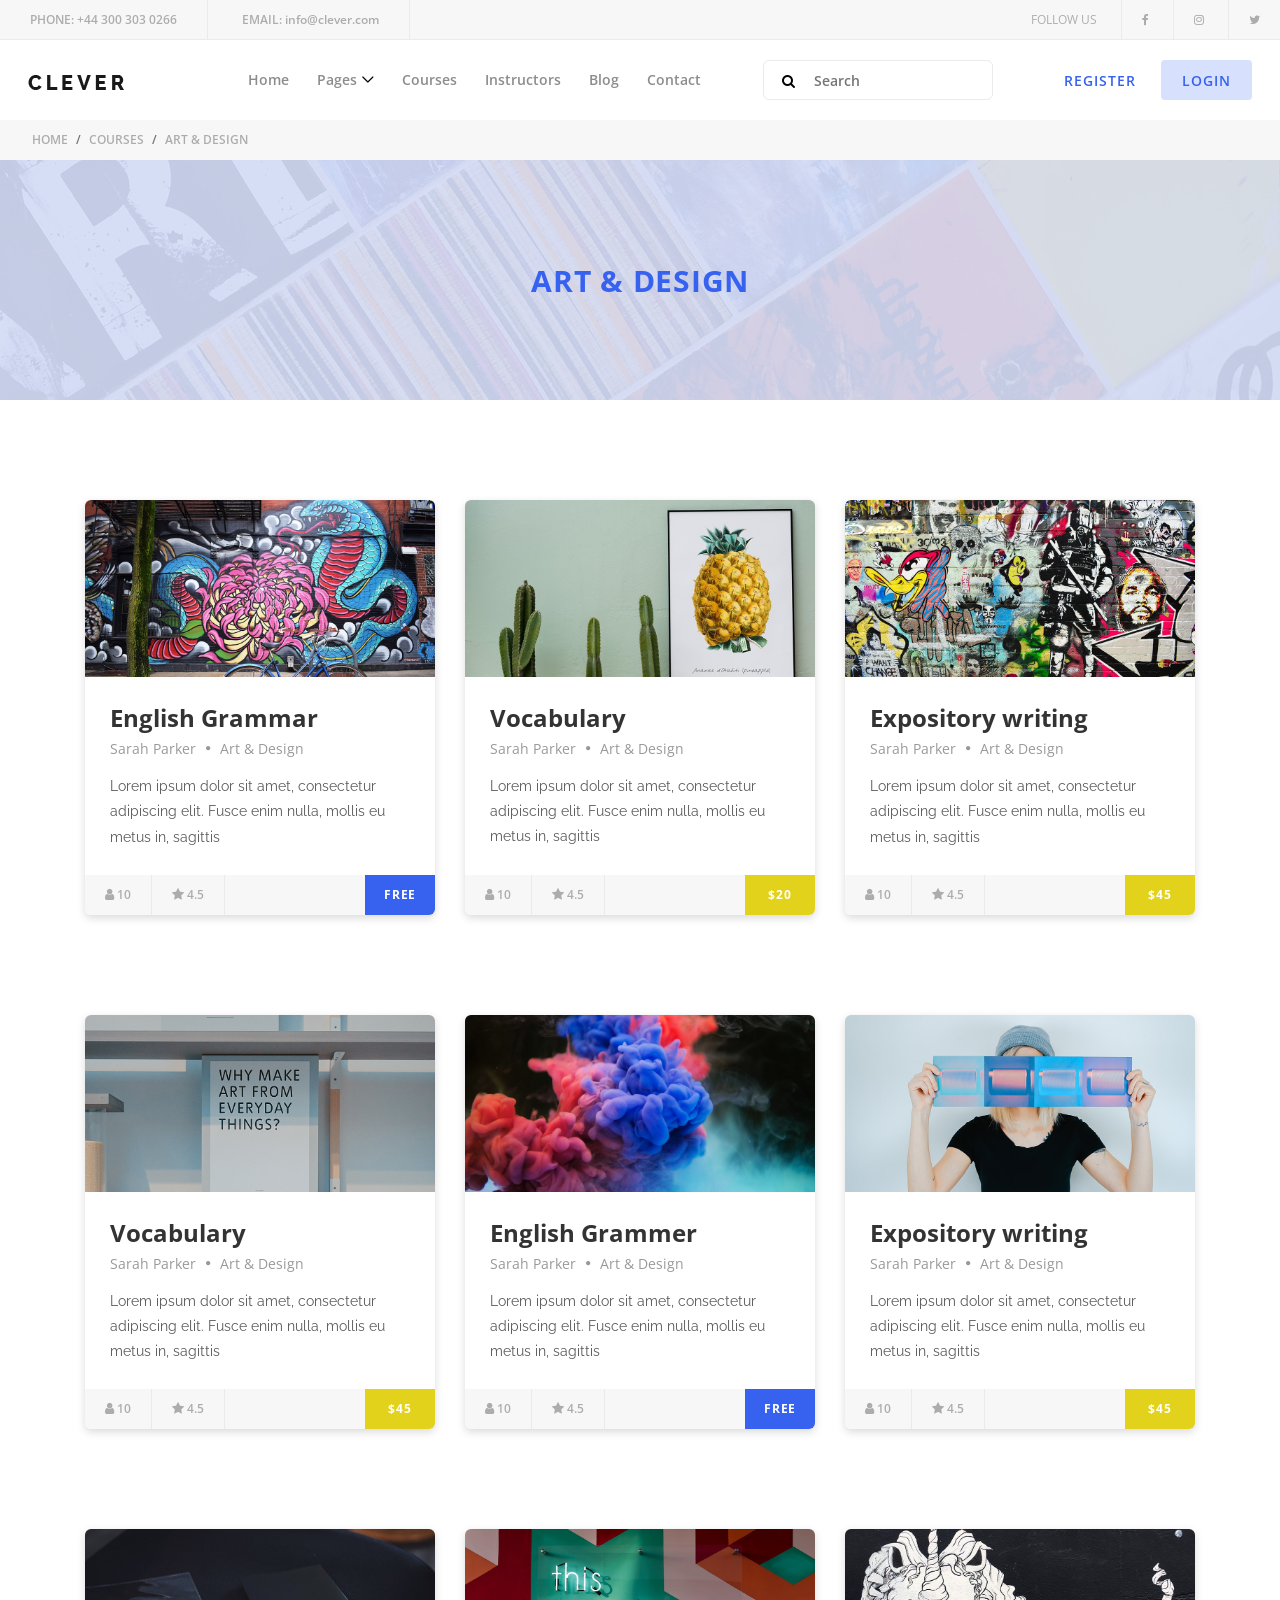
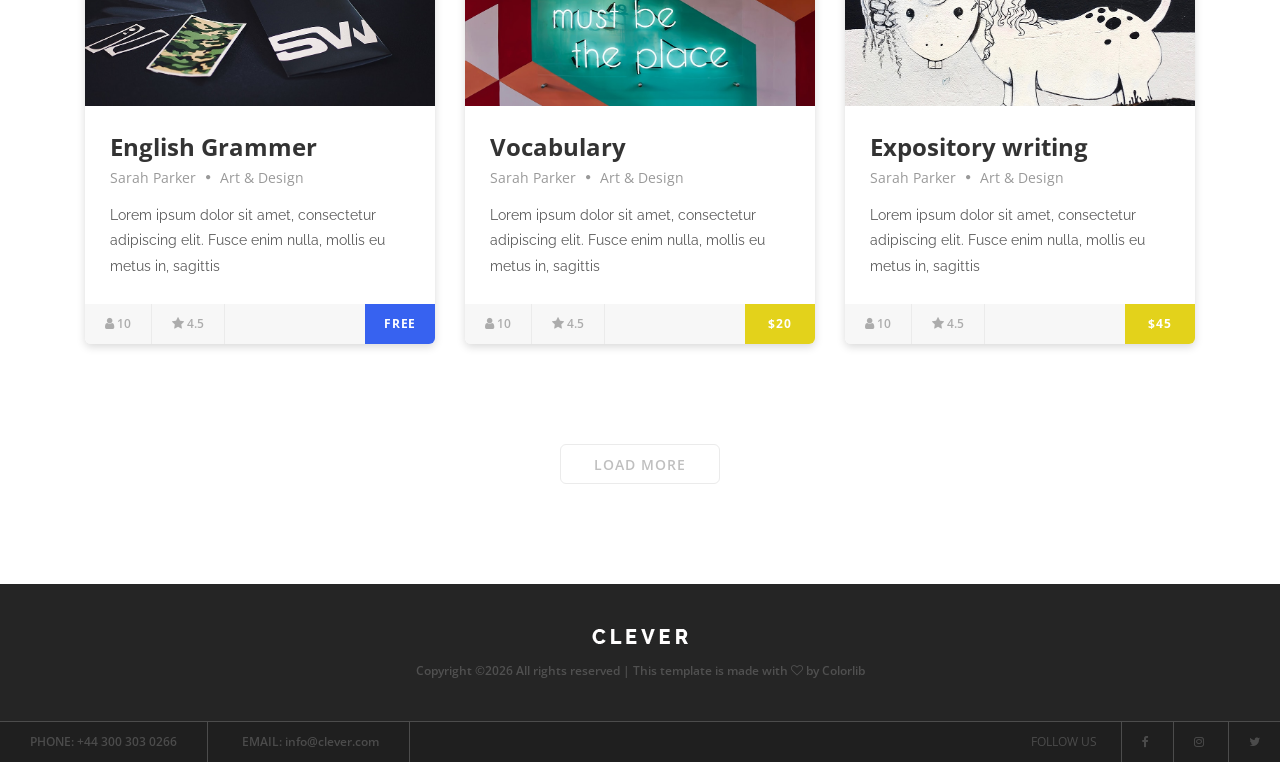
<file: src/main/webapp/resources/clever/courses.html>
<!DOCTYPE html>
<html lang="en">

<head>
    <meta charset="UTF-8">
    <meta name="description" content="">
    <meta http-equiv="X-UA-Compatible" content="IE=edge">
    <meta name="viewport" content="width=device-width, initial-scale=1, shrink-to-fit=no">
    <!-- The above 4 meta tags *Must* come first in the head; any other head content must come *after* these tags -->

    <!-- Title -->
    <title>Clever - Education &amp; Courses Template | Courses</title>

    <!-- Favicon -->
    <link rel="icon" href="img/core-img/favicon.ico">

    <!-- Stylesheet -->
    <link rel="stylesheet" href="style.css">

</head>

<body>
    <!-- Preloader -->
    <div id="preloader">
        <div class="spinner"></div>
    </div>

    <!-- ##### Header Area Start ##### -->
    <header class="header-area">

        <!-- Top Header Area -->
        <div class="top-header-area d-flex justify-content-between align-items-center">
            <!-- Contact Info -->
            <div class="contact-info">
                <a href="#"><span>Phone:</span> +44 300 303 0266</a>
                <a href="#"><span>Email:</span> info@clever.com</a>
            </div>
            <!-- Follow Us -->
            <div class="follow-us">
                <span>Follow us</span>
                <a href="#"><i class="fa fa-facebook" aria-hidden="true"></i></a>
                <a href="#"><i class="fa fa-instagram" aria-hidden="true"></i></a>
                <a href="#"><i class="fa fa-twitter" aria-hidden="true"></i></a>
            </div>
        </div>

        <!-- Navbar Area -->
        <div class="clever-main-menu">
            <div class="classy-nav-container breakpoint-off">
                <!-- Menu -->
                <nav class="classy-navbar justify-content-between" id="cleverNav">

                    <!-- Logo -->
                    <a class="nav-brand" href="index.html"><img src="img/core-img/logo.png" alt=""></a>

                    <!-- Navbar Toggler -->
                    <div class="classy-navbar-toggler">
                        <span class="navbarToggler"><span></span><span></span><span></span></span>
                    </div>

                    <!-- Menu -->
                    <div class="classy-menu">

                        <!-- Close Button -->
                        <div class="classycloseIcon">
                            <div class="cross-wrap"><span class="top"></span><span class="bottom"></span></div>
                        </div>

                        <!-- Nav Start -->
                        <div class="classynav">
                            <ul>
                                <li><a href="index.html">Home</a></li>
                                <li><a href="#">Pages</a>
                                    <ul class="dropdown">
                                        <li><a href="index.html">Home</a></li>
                                        <li><a href="courses.html">Courses</a></li>
                                        <li><a href="single-course.html">Single Courses</a></li>
                                        <li><a href="instructors.html">Instructors</a></li>
                                        <li><a href="blog.html">Blog</a></li>
                                        <li><a href="blog-details.html">Single Blog</a></li>
                                        <li><a href="regular-page.html">Regular Page</a></li>
                                        <li><a href="contact.html">Contact</a></li>
                                    </ul>
                                </li>
                                <li><a href="courses.html">Courses</a></li>
                                <li><a href="instructors.html">Instructors</a></li>
                                <li><a href="blog.html">Blog</a></li>
                                <li><a href="contact.html">Contact</a></li>
                            </ul>

                            <!-- Search Button -->
                            <div class="search-area">
                                <form action="#" method="post">
                                    <input type="search" name="search" id="search" placeholder="Search">
                                    <button type="submit"><i class="fa fa-search" aria-hidden="true"></i></button>
                                </form>
                            </div>

                            <!-- Register / Login -->
                            <div class="register-login-area">
                                <a href="#" class="btn">Register</a>
                                <a href="index-login.html" class="btn active">Login</a>
                            </div>

                        </div>
                        <!-- Nav End -->
                    </div>
                </nav>
            </div>
        </div>
    </header>
    <!-- ##### Header Area End ##### -->

    <!-- ##### Breadcumb Area Start ##### -->
    <div class="breadcumb-area">
        <!-- Breadcumb -->
        <nav aria-label="breadcrumb">
            <ol class="breadcrumb">
                <li class="breadcrumb-item"><a href="#">Home</a></li>
                <li class="breadcrumb-item"><a href="#">Courses</a></li>
                <li class="breadcrumb-item active" aria-current="page">Art &amp; Design</li>
            </ol>
        </nav>
    </div>
    <!-- ##### Breadcumb Area End ##### -->

    <!-- ##### Catagory ##### -->
    <div class="clever-catagory bg-img d-flex align-items-center justify-content-center p-3" style="background-image: url(img/bg-img/bg2.jpg);">
        <h3>Art &amp; Design</h3>
    </div>

    <!-- ##### Popular Course Area Start ##### -->
    <section class="popular-courses-area section-padding-100">
        <div class="container">
            <div class="row">
                <!-- Single Popular Course -->
                <div class="col-12 col-md-6 col-lg-4">
                    <div class="single-popular-course mb-100 wow fadeInUp" data-wow-delay="250ms">
                        <img src="img/bg-img/c1.jpg" alt="">
                        <!-- Course Content -->
                        <div class="course-content">
                            <h4>English Grammar</h4>
                            <div class="meta d-flex align-items-center">
                                <a href="#">Sarah Parker</a>
                                <span><i class="fa fa-circle" aria-hidden="true"></i></span>
                                <a href="#">Art &amp; Design</a>
                            </div>
                            <p>Lorem ipsum dolor sit amet, consectetur adipiscing elit. Fusce enim nulla, mollis eu metus in, sagittis</p>
                        </div>
                        <!-- Seat Rating Fee -->
                        <div class="seat-rating-fee d-flex justify-content-between">
                            <div class="seat-rating h-100 d-flex align-items-center">
                                <div class="seat">
                                    <i class="fa fa-user" aria-hidden="true"></i> 10
                                </div>
                                <div class="rating">
                                    <i class="fa fa-star" aria-hidden="true"></i> 4.5
                                </div>
                            </div>
                            <div class="course-fee h-100">
                                <a href="#" class="free">Free</a>
                            </div>
                        </div>
                    </div>
                </div>

                <!-- Single Popular Course -->
                <div class="col-12 col-md-6 col-lg-4">
                    <div class="single-popular-course mb-100 wow fadeInUp" data-wow-delay="500ms">
                        <img src="img/bg-img/c2.jpg" alt="">
                        <!-- Course Content -->
                        <div class="course-content">
                            <h4>Vocabulary</h4>
                            <div class="meta d-flex align-items-center">
                                <a href="#">Sarah Parker</a>
                                <span><i class="fa fa-circle" aria-hidden="true"></i></span>
                                <a href="#">Art &amp; Design</a>
                            </div>
                            <p>Lorem ipsum dolor sit amet, consectetur adipiscing elit. Fusce enim nulla, mollis eu metus in, sagittis</p>
                        </div>
                        <!-- Seat Rating Fee -->
                        <div class="seat-rating-fee d-flex justify-content-between">
                            <div class="seat-rating h-100 d-flex align-items-center">
                                <div class="seat">
                                    <i class="fa fa-user" aria-hidden="true"></i> 10
                                </div>
                                <div class="rating">
                                    <i class="fa fa-star" aria-hidden="true"></i> 4.5
                                </div>
                            </div>
                            <div class="course-fee h-100">
                                <a href="#">$20</a>
                            </div>
                        </div>
                    </div>
                </div>

                <!-- Single Popular Course -->
                <div class="col-12 col-md-6 col-lg-4">
                    <div class="single-popular-course mb-100 wow fadeInUp" data-wow-delay="750ms">
                        <img src="img/bg-img/c3.jpg" alt="">
                        <!-- Course Content -->
                        <div class="course-content">
                            <h4>Expository writing</h4>
                            <div class="meta d-flex align-items-center">
                                <a href="#">Sarah Parker</a>
                                <span><i class="fa fa-circle" aria-hidden="true"></i></span>
                                <a href="#">Art &amp; Design</a>
                            </div>
                            <p>Lorem ipsum dolor sit amet, consectetur adipiscing elit. Fusce enim nulla, mollis eu metus in, sagittis</p>
                        </div>
                        <!-- Seat Rating Fee -->
                        <div class="seat-rating-fee d-flex justify-content-between">
                            <div class="seat-rating h-100 d-flex align-items-center">
                                <div class="seat">
                                    <i class="fa fa-user" aria-hidden="true"></i> 10
                                </div>
                                <div class="rating">
                                    <i class="fa fa-star" aria-hidden="true"></i> 4.5
                                </div>
                            </div>
                            <div class="course-fee h-100">
                                <a href="#">$45</a>
                            </div>
                        </div>
                    </div>
                </div>

                <!-- Single Popular Course -->
                <div class="col-12 col-md-6 col-lg-4">
                    <div class="single-popular-course mb-100 wow fadeInUp" data-wow-delay="250ms">
                        <img src="img/bg-img/c4.jpg" alt="">
                        <!-- Course Content -->
                        <div class="course-content">
                            <h4>Vocabulary</h4>
                            <div class="meta d-flex align-items-center">
                                <a href="#">Sarah Parker</a>
                                <span><i class="fa fa-circle" aria-hidden="true"></i></span>
                                <a href="#">Art &amp; Design</a>
                            </div>
                            <p>Lorem ipsum dolor sit amet, consectetur adipiscing elit. Fusce enim nulla, mollis eu metus in, sagittis</p>
                        </div>
                        <!-- Seat Rating Fee -->
                        <div class="seat-rating-fee d-flex justify-content-between">
                            <div class="seat-rating h-100 d-flex align-items-center">
                                <div class="seat">
                                    <i class="fa fa-user" aria-hidden="true"></i> 10
                                </div>
                                <div class="rating">
                                    <i class="fa fa-star" aria-hidden="true"></i> 4.5
                                </div>
                            </div>
                            <div class="course-fee h-100">
                                <a href="#">$45</a>
                            </div>
                        </div>
                    </div>
                </div>

                <!-- Single Popular Course -->
                <div class="col-12 col-md-6 col-lg-4">
                    <div class="single-popular-course mb-100 wow fadeInUp" data-wow-delay="500ms">
                        <img src="img/bg-img/c5.jpg" alt="">
                        <!-- Course Content -->
                        <div class="course-content">
                            <h4>English Grammer</h4>
                            <div class="meta d-flex align-items-center">
                                <a href="#">Sarah Parker</a>
                                <span><i class="fa fa-circle" aria-hidden="true"></i></span>
                                <a href="#">Art &amp; Design</a>
                            </div>
                            <p>Lorem ipsum dolor sit amet, consectetur adipiscing elit. Fusce enim nulla, mollis eu metus in, sagittis</p>
                        </div>
                        <!-- Seat Rating Fee -->
                        <div class="seat-rating-fee d-flex justify-content-between">
                            <div class="seat-rating h-100 d-flex align-items-center">
                                <div class="seat">
                                    <i class="fa fa-user" aria-hidden="true"></i> 10
                                </div>
                                <div class="rating">
                                    <i class="fa fa-star" aria-hidden="true"></i> 4.5
                                </div>
                            </div>
                            <div class="course-fee h-100">
                                <a href="#" class="free">Free</a>
                            </div>
                        </div>
                    </div>
                </div>

                <!-- Single Popular Course -->
                <div class="col-12 col-md-6 col-lg-4">
                    <div class="single-popular-course mb-100 wow fadeInUp" data-wow-delay="750ms">
                        <img src="img/bg-img/c6.jpg" alt="">
                        <!-- Course Content -->
                        <div class="course-content">
                            <h4>Expository writing</h4>
                            <div class="meta d-flex align-items-center">
                                <a href="#">Sarah Parker</a>
                                <span><i class="fa fa-circle" aria-hidden="true"></i></span>
                                <a href="#">Art &amp; Design</a>
                            </div>
                            <p>Lorem ipsum dolor sit amet, consectetur adipiscing elit. Fusce enim nulla, mollis eu metus in, sagittis</p>
                        </div>
                        <!-- Seat Rating Fee -->
                        <div class="seat-rating-fee d-flex justify-content-between">
                            <div class="seat-rating h-100 d-flex align-items-center">
                                <div class="seat">
                                    <i class="fa fa-user" aria-hidden="true"></i> 10
                                </div>
                                <div class="rating">
                                    <i class="fa fa-star" aria-hidden="true"></i> 4.5
                                </div>
                            </div>
                            <div class="course-fee h-100">
                                <a href="#">$45</a>
                            </div>
                        </div>
                    </div>
                </div>

                <!-- Single Popular Course -->
                <div class="col-12 col-md-6 col-lg-4">
                    <div class="single-popular-course mb-100 wow fadeInUp" data-wow-delay="250ms">
                        <img src="img/bg-img/c7.jpg" alt="">
                        <!-- Course Content -->
                        <div class="course-content">
                            <h4>English Grammer</h4>
                            <div class="meta d-flex align-items-center">
                                <a href="#">Sarah Parker</a>
                                <span><i class="fa fa-circle" aria-hidden="true"></i></span>
                                <a href="#">Art &amp; Design</a>
                            </div>
                            <p>Lorem ipsum dolor sit amet, consectetur adipiscing elit. Fusce enim nulla, mollis eu metus in, sagittis</p>
                        </div>
                        <!-- Seat Rating Fee -->
                        <div class="seat-rating-fee d-flex justify-content-between">
                            <div class="seat-rating h-100 d-flex align-items-center">
                                <div class="seat">
                                    <i class="fa fa-user" aria-hidden="true"></i> 10
                                </div>
                                <div class="rating">
                                    <i class="fa fa-star" aria-hidden="true"></i> 4.5
                                </div>
                            </div>
                            <div class="course-fee h-100">
                                <a href="#" class="free">Free</a>
                            </div>
                        </div>
                    </div>
                </div>

                <!-- Single Popular Course -->
                <div class="col-12 col-md-6 col-lg-4">
                    <div class="single-popular-course mb-100 wow fadeInUp" data-wow-delay="500ms">
                        <img src="img/bg-img/c8.jpg" alt="">
                        <!-- Course Content -->
                        <div class="course-content">
                            <h4>Vocabulary</h4>
                            <div class="meta d-flex align-items-center">
                                <a href="#">Sarah Parker</a>
                                <span><i class="fa fa-circle" aria-hidden="true"></i></span>
                                <a href="#">Art &amp; Design</a>
                            </div>
                            <p>Lorem ipsum dolor sit amet, consectetur adipiscing elit. Fusce enim nulla, mollis eu metus in, sagittis</p>
                        </div>
                        <!-- Seat Rating Fee -->
                        <div class="seat-rating-fee d-flex justify-content-between">
                            <div class="seat-rating h-100 d-flex align-items-center">
                                <div class="seat">
                                    <i class="fa fa-user" aria-hidden="true"></i> 10
                                </div>
                                <div class="rating">
                                    <i class="fa fa-star" aria-hidden="true"></i> 4.5
                                </div>
                            </div>
                            <div class="course-fee h-100">
                                <a href="#">$20</a>
                            </div>
                        </div>
                    </div>
                </div>

                <!-- Single Popular Course -->
                <div class="col-12 col-md-6 col-lg-4">
                    <div class="single-popular-course mb-100 wow fadeInUp" data-wow-delay="750ms">
                        <img src="img/bg-img/c9.jpg" alt="">
                        <!-- Course Content -->
                        <div class="course-content">
                            <h4>Expository writing</h4>
                            <div class="meta d-flex align-items-center">
                                <a href="#">Sarah Parker</a>
                                <span><i class="fa fa-circle" aria-hidden="true"></i></span>
                                <a href="#">Art &amp; Design</a>
                            </div>
                            <p>Lorem ipsum dolor sit amet, consectetur adipiscing elit. Fusce enim nulla, mollis eu metus in, sagittis</p>
                        </div>
                        <!-- Seat Rating Fee -->
                        <div class="seat-rating-fee d-flex justify-content-between">
                            <div class="seat-rating h-100 d-flex align-items-center">
                                <div class="seat">
                                    <i class="fa fa-user" aria-hidden="true"></i> 10
                                </div>
                                <div class="rating">
                                    <i class="fa fa-star" aria-hidden="true"></i> 4.5
                                </div>
                            </div>
                            <div class="course-fee h-100">
                                <a href="#">$45</a>
                            </div>
                        </div>
                    </div>
                </div>
            </div>

            <div class="row">
                <div class="col-12">
                    <div class="load-more text-center wow fadeInUp" data-wow-delay="1000ms">
                        <a href="#" class="btn clever-btn btn-2">Load More</a>
                    </div>
                </div>
            </div>
        </div>
    </section>
    <!-- ##### Popular Course Area End ##### -->

    <!-- ##### Footer Area Start ##### -->
    <footer class="footer-area">
        <!-- Top Footer Area -->
        <div class="top-footer-area">
            <div class="container">
                <div class="row">
                    <div class="col-12">
                        <!-- Footer Logo -->
                        <div class="footer-logo">
                            <a href="index.html"><img src="img/core-img/logo2.png" alt=""></a>
                        </div>
                        <!-- Copywrite -->
                        <p><a href="#"><!-- Link back to Colorlib can't be removed. Template is licensed under CC BY 3.0. -->
Copyright &copy;<script>document.write(new Date().getFullYear());</script> All rights reserved | This template is made with <i class="fa fa-heart-o" aria-hidden="true"></i> by <a href="https://colorlib.com" target="_blank">Colorlib</a>
<!-- Link back to Colorlib can't be removed. Template is licensed under CC BY 3.0. --></p>
                    </div>
                </div>
            </div>
        </div>

        <!-- Bottom Footer Area -->
        <div class="bottom-footer-area d-flex justify-content-between align-items-center">
            <!-- Contact Info -->
            <div class="contact-info">
                <a href="#"><span>Phone:</span> +44 300 303 0266</a>
                <a href="#"><span>Email:</span> info@clever.com</a>
            </div>
            <!-- Follow Us -->
            <div class="follow-us">
                <span>Follow us</span>
                <a href="#"><i class="fa fa-facebook" aria-hidden="true"></i></a>
                <a href="#"><i class="fa fa-instagram" aria-hidden="true"></i></a>
                <a href="#"><i class="fa fa-twitter" aria-hidden="true"></i></a>
            </div>
        </div>
    </footer>
    <!-- ##### Footer Area End ##### -->

    <!-- ##### All Javascript Script ##### -->
    <!-- jQuery-2.2.4 js -->
    <script src="js/jquery/jquery-2.2.4.min.js"></script>
    <!-- Popper js -->
    <script src="js/bootstrap/popper.min.js"></script>
    <!-- Bootstrap js -->
    <script src="js/bootstrap/bootstrap.min.js"></script>
    <!-- All Plugins js -->
    <script src="js/plugins/plugins.js"></script>
    <!-- Active js -->
    <script src="js/active.js"></script>
</body>

</html>
</file>
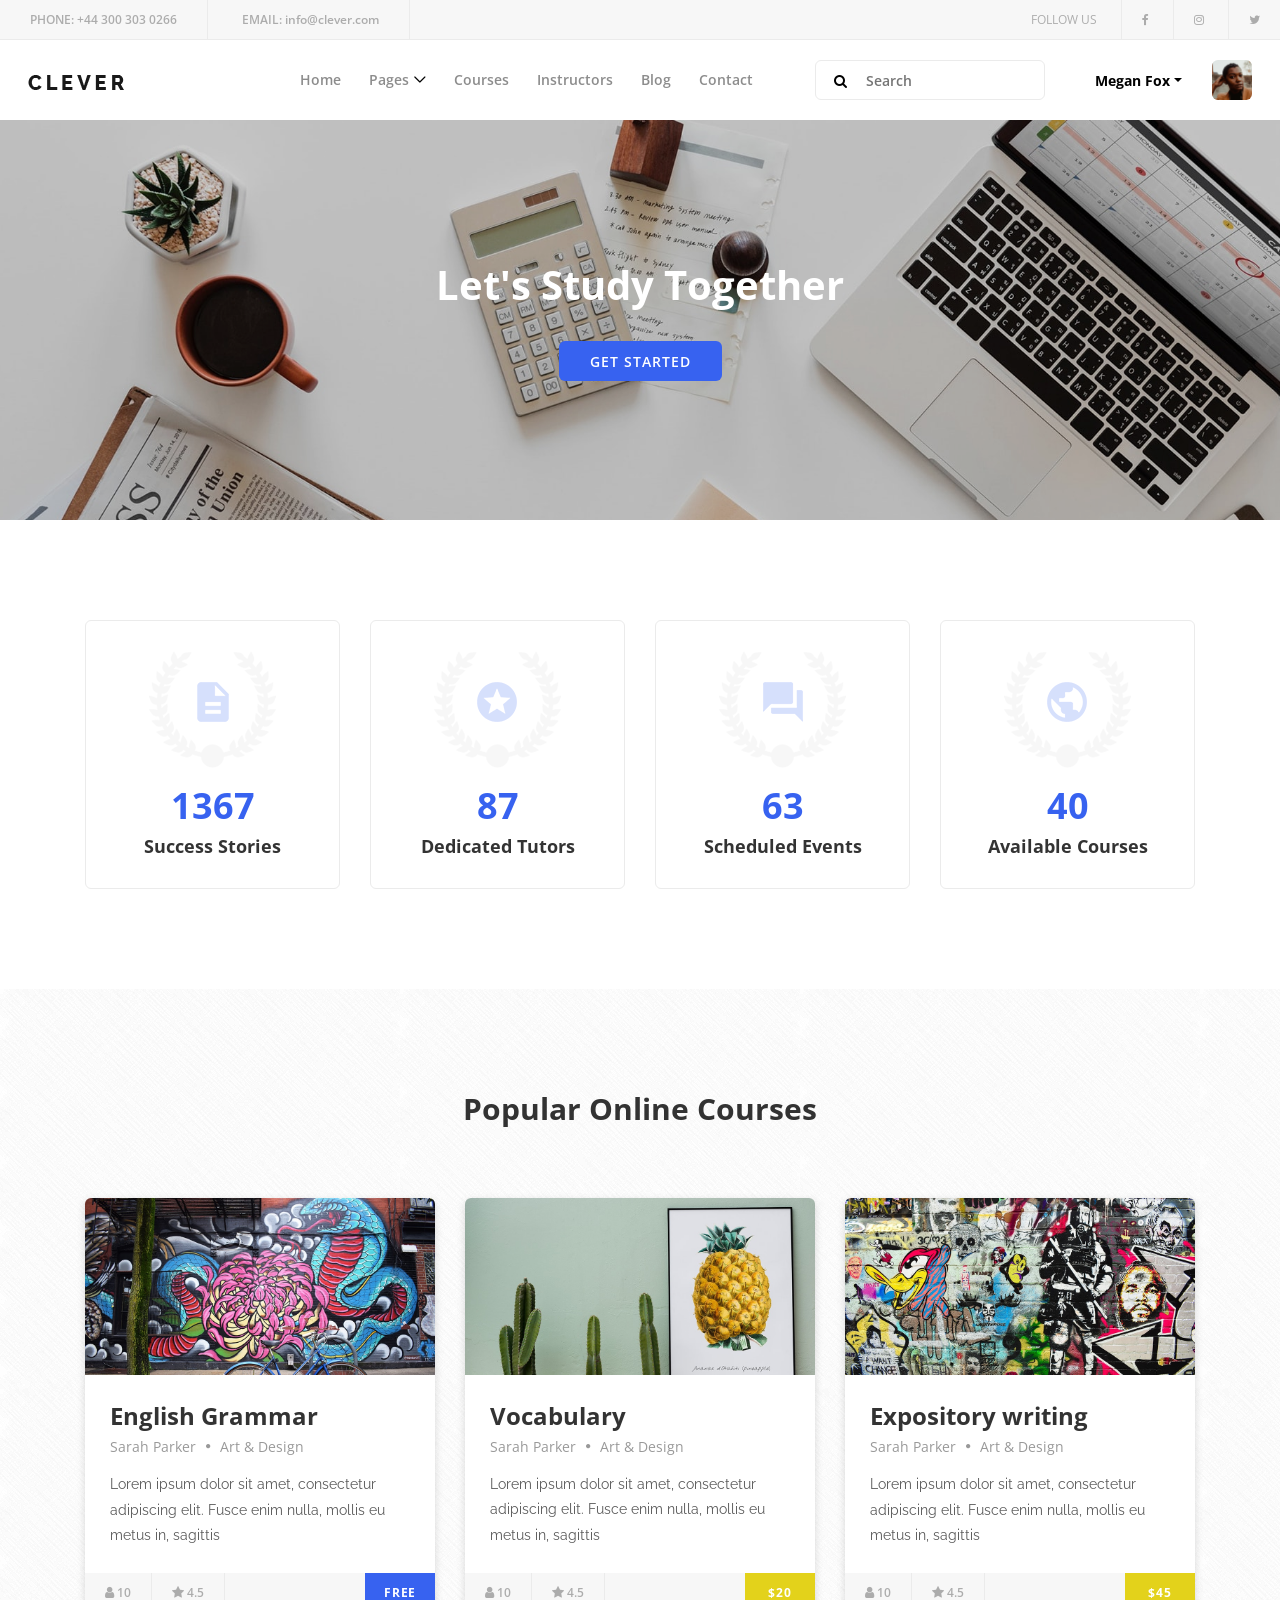
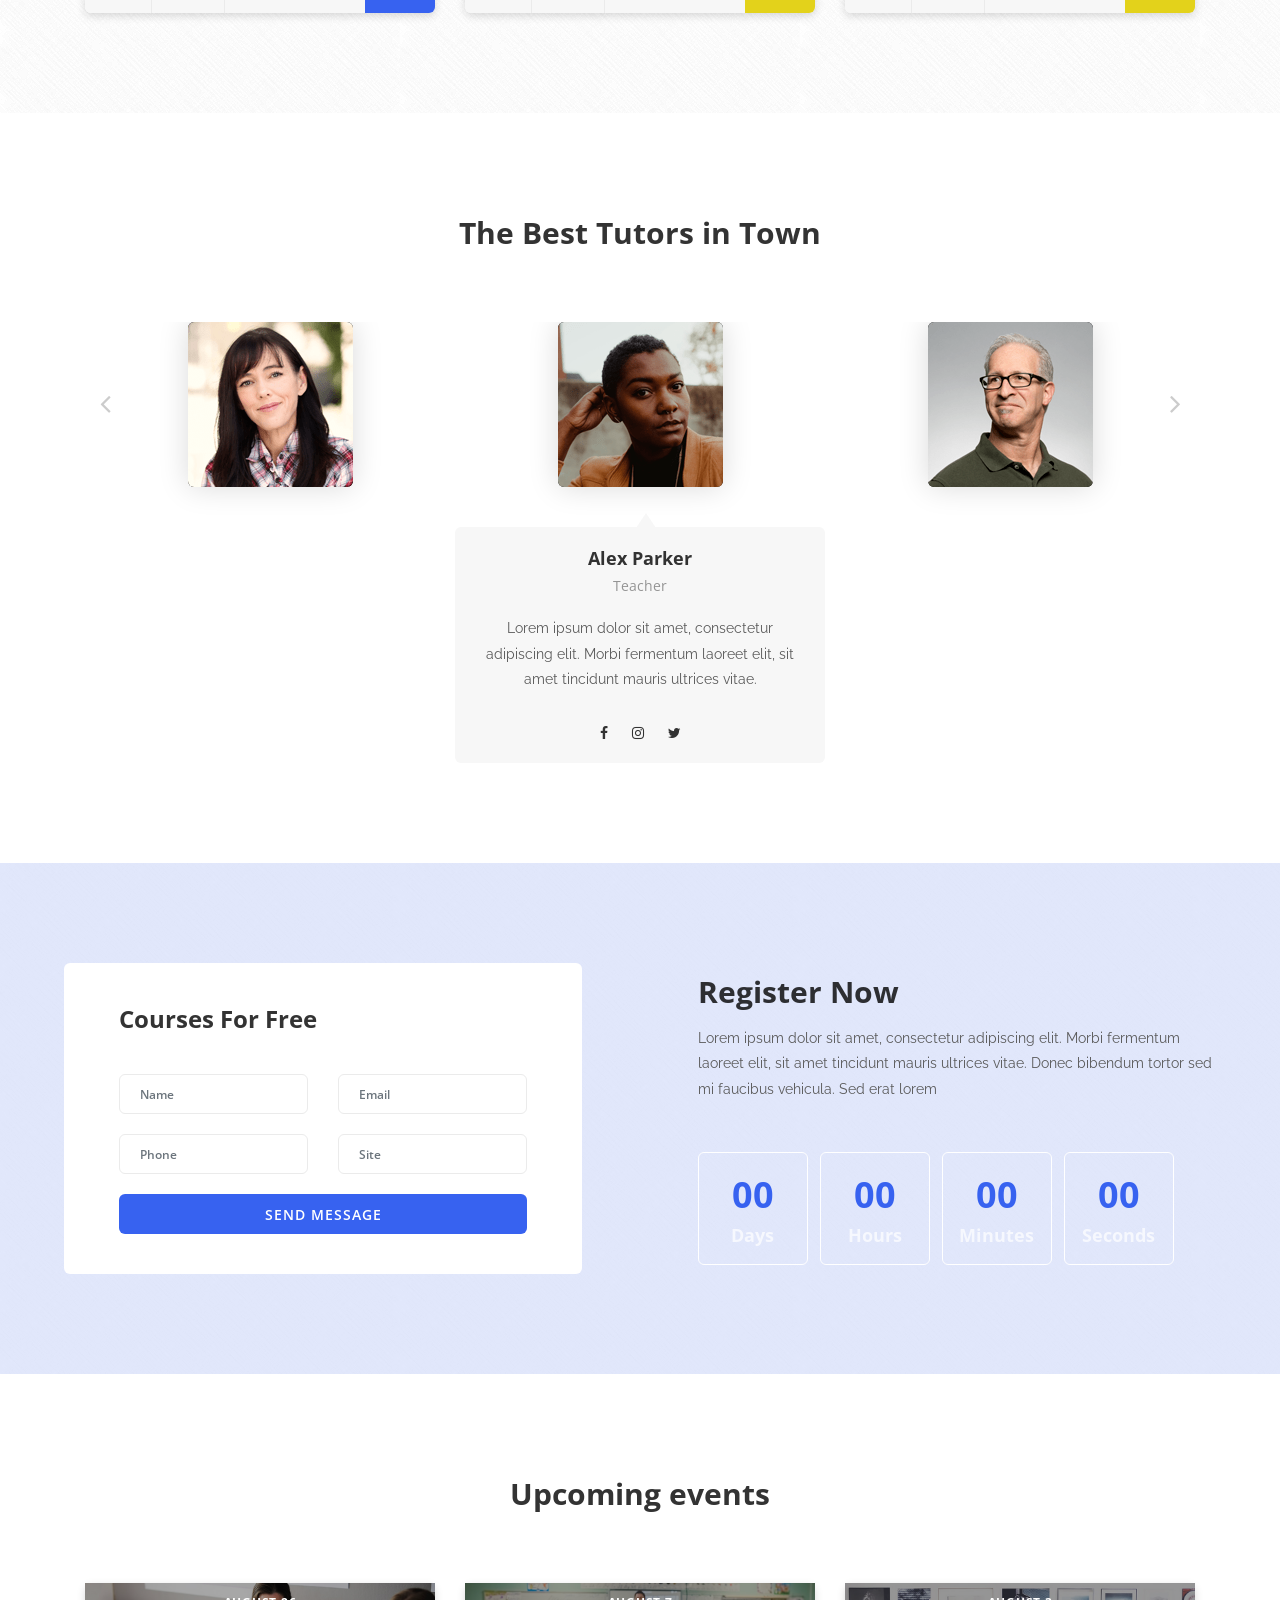
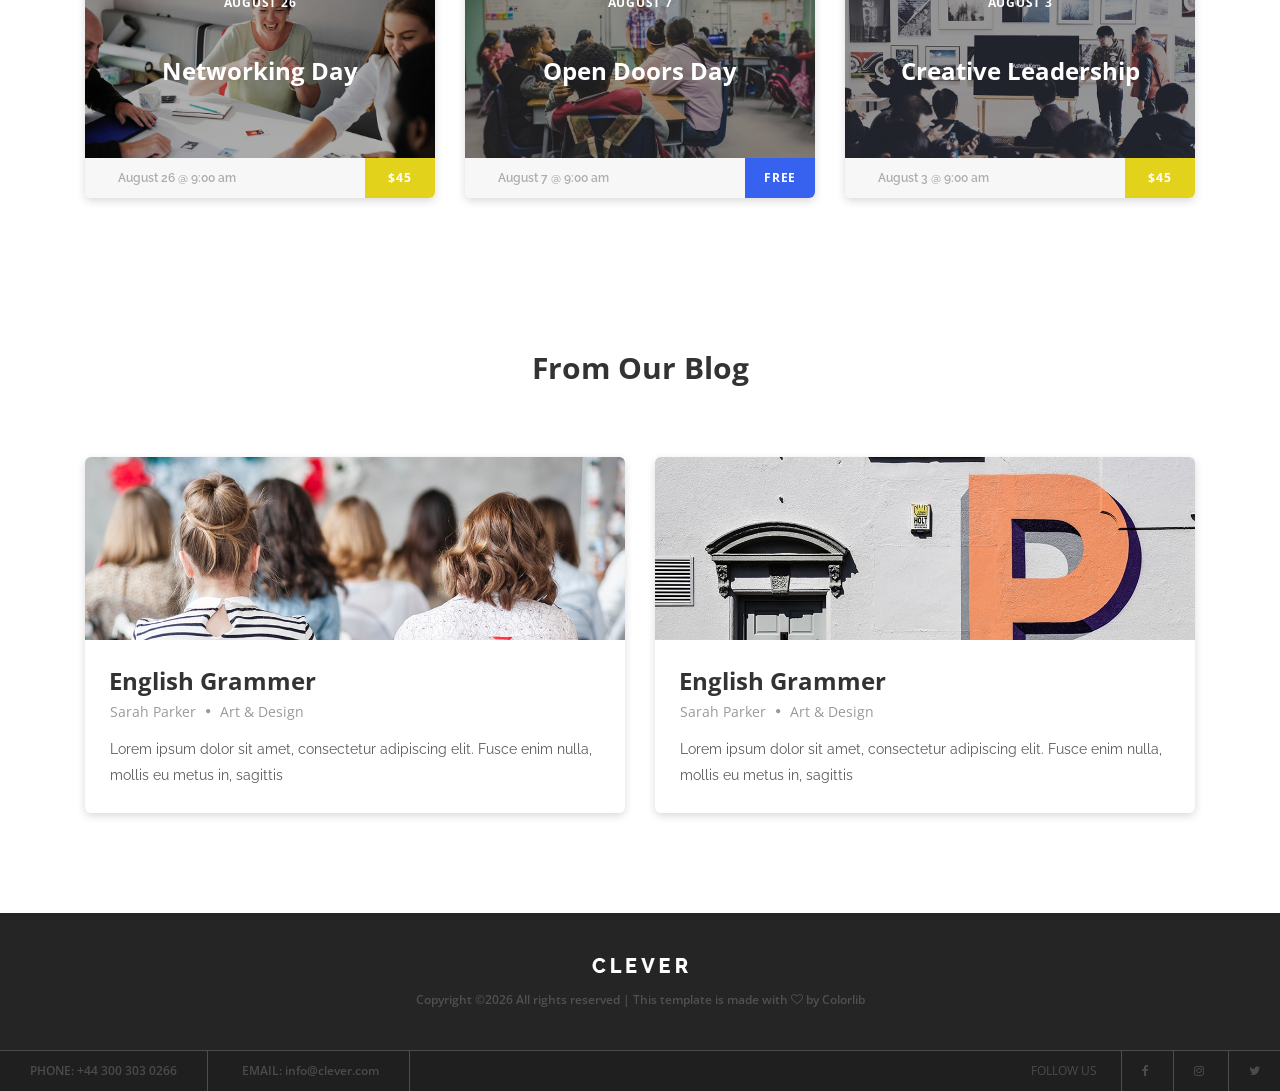
<file: src/main/webapp/resources/clever/index-login.html>
<!DOCTYPE html>
<html lang="en">

<head>
    <meta charset="UTF-8">
    <meta name="description" content="">
    <meta http-equiv="X-UA-Compatible" content="IE=edge">
    <meta name="viewport" content="width=device-width, initial-scale=1, shrink-to-fit=no">
    <!-- The above 4 meta tags *Must* come first in the head; any other head content must come *after* these tags -->

    <!-- Title -->
    <title>Clever - Education &amp; Courses Template | Home</title>

    <!-- Favicon -->
    <link rel="icon" href="img/core-img/favicon.ico">

    <!-- Stylesheet -->
    <link rel="stylesheet" href="style.css">

</head>

<body>
    <!-- Preloader -->
    <div id="preloader">
        <div class="spinner"></div>
    </div>

    <!-- ##### Header Area Start ##### -->
    <header class="header-area">

        <!-- Top Header Area -->
        <div class="top-header-area d-flex justify-content-between align-items-center">
            <!-- Contact Info -->
            <div class="contact-info">
                <a href="#"><span>Phone:</span> +44 300 303 0266</a>
                <a href="#"><span>Email:</span> info@clever.com</a>
            </div>
            <!-- Follow Us -->
            <div class="follow-us">
                <span>Follow us</span>
                <a href="#"><i class="fa fa-facebook" aria-hidden="true"></i></a>
                <a href="#"><i class="fa fa-instagram" aria-hidden="true"></i></a>
                <a href="#"><i class="fa fa-twitter" aria-hidden="true"></i></a>
            </div>
        </div>

        <!-- Navbar Area -->
        <div class="clever-main-menu">
            <div class="classy-nav-container breakpoint-off">
                <!-- Menu -->
                <nav class="classy-navbar justify-content-between" id="cleverNav">

                    <!-- Logo -->
                    <a class="nav-brand" href="index.html"><img src="img/core-img/logo.png" alt=""></a>

                    <!-- Navbar Toggler -->
                    <div class="classy-navbar-toggler">
                        <span class="navbarToggler"><span></span><span></span><span></span></span>
                    </div>

                    <!-- Menu -->
                    <div class="classy-menu">

                        <!-- Close Button -->
                        <div class="classycloseIcon">
                            <div class="cross-wrap"><span class="top"></span><span class="bottom"></span></div>
                        </div>

                        <!-- Nav Start -->
                        <div class="classynav">
                            <ul>
                                <li><a href="index.html">Home</a></li>
                                <li><a href="#">Pages</a>
                                    <ul class="dropdown">
                                        <li><a href="index.html">Home</a></li>
                                        <li><a href="courses.html">Courses</a></li>
                                        <li><a href="single-course.html">Single Courses</a></li>
                                        <li><a href="instructors.html">Instructors</a></li>
                                        <li><a href="blog.html">Blog</a></li>
                                        <li><a href="blog-details.html">Single Blog</a></li>
                                        <li><a href="regular-page.html">Regular Page</a></li>
                                        <li><a href="contact.html">Contact</a></li>
                                    </ul>
                                </li>
                                <li><a href="courses.html">Courses</a></li>
                                <li><a href="instructors.html">Instructors</a></li>
                                <li><a href="blog.html">Blog</a></li>
                                <li><a href="contact.html">Contact</a></li>
                            </ul>

                            <!-- Search Button -->
                            <div class="search-area">
                                <form action="#" method="post">
                                    <input type="search" name="search" id="search" placeholder="Search">
                                    <button type="submit"><i class="fa fa-search" aria-hidden="true"></i></button>
                                </form>
                            </div>

                            <!-- Register / Login -->
                            <div class="login-state d-flex align-items-center">
                                <div class="user-name mr-30">
                                    <div class="dropdown">
                                        <a class="dropdown-toggle" href="#" role="button" id="userName" data-toggle="dropdown" aria-haspopup="true" aria-expanded="false">Megan Fox</a>
                                        <div class="dropdown-menu dropdown-menu-right" aria-labelledby="userName">
                                            <a class="dropdown-item" href="#">Profile</a>
                                            <a class="dropdown-item" href="#">Account Info</a>
                                            <a class="dropdown-item" href="index.html">Logout</a>
                                        </div>
                                    </div>
                                </div>
                                <div class="userthumb">
                                    <img src="img/bg-img/t1.png" alt="">
                                </div>
                            </div>

                        </div>
                        <!-- Nav End -->
                    </div>
                </nav>
            </div>
        </div>
    </header>
    <!-- ##### Header Area End ##### -->

    <!-- ##### Hero Area Start ##### -->
    <section class="hero-area bg-img bg-overlay-2by5" style="background-image: url(img/bg-img/bg1.jpg);">
        <div class="container h-100">
            <div class="row h-100 align-items-center">
                <div class="col-12">
                    <!-- Hero Content -->
                    <div class="hero-content text-center">
                        <h2>Let's Study Together</h2>
                        <a href="#" class="btn clever-btn">Get Started</a>
                    </div>
                </div>
            </div>
        </div>
    </section>
    <!-- ##### Hero Area End ##### -->

    <!-- ##### Cool Facts Area Start ##### -->
    <section class="cool-facts-area section-padding-100-0">
        <div class="container">
            <div class="row">
                <!-- Single Cool Facts Area -->
                <div class="col-12 col-sm-6 col-lg-3">
                    <div class="single-cool-facts-area text-center mb-100">
                        <div class="icon">
                            <img src="img/core-img/docs.png" alt="">
                        </div>
                        <h2><span class="counter">1912</span></h2>
                        <h5>Success Stories</h5>
                    </div>
                </div>

                <!-- Single Cool Facts Area -->
                <div class="col-12 col-sm-6 col-lg-3">
                    <div class="single-cool-facts-area text-center mb-100">
                        <div class="icon">
                            <img src="img/core-img/star.png" alt="">
                        </div>
                        <h2><span class="counter">123</span></h2>
                        <h5>Dedicated Tutors</h5>
                    </div>
                </div>

                <!-- Single Cool Facts Area -->
                <div class="col-12 col-sm-6 col-lg-3">
                    <div class="single-cool-facts-area text-center mb-100">
                        <div class="icon">
                            <img src="img/core-img/events.png" alt="">
                        </div>
                        <h2><span class="counter">89</span></h2>
                        <h5>Scheduled Events</h5>
                    </div>
                </div>

                <!-- Single Cool Facts Area -->
                <div class="col-12 col-sm-6 col-lg-3">
                    <div class="single-cool-facts-area text-center mb-100">
                        <div class="icon">
                            <img src="img/core-img/earth.png" alt="">
                        </div>
                        <h2><span class="counter">56</span></h2>
                        <h5>Available Courses</h5>
                    </div>
                </div>
            </div>
        </div>
    </section>
    <!-- ##### Cool Facts Area End ##### -->

    <!-- ##### Popular Courses Start ##### -->
    <section class="popular-courses-area section-padding-100-0" style="background-image: url(img/core-img/texture.png);">
        <div class="container">
            <div class="row">
                <div class="col-12">
                    <div class="section-heading">
                        <h3>Popular Online Courses</h3>
                    </div>
                </div>
            </div>

            <div class="row">
                <!-- Single Popular Course -->
                <div class="col-12 col-md-6 col-lg-4">
                    <div class="single-popular-course mb-100">
                        <img src="img/bg-img/c1.jpg" alt="">
                        <!-- Course Content -->
                        <div class="course-content">
                            <h4>English Grammar</h4>
                            <div class="meta d-flex align-items-center">
                                <a href="#">Sarah Parker</a>
                                <span><i class="fa fa-circle" aria-hidden="true"></i></span>
                                <a href="#">Art &amp; Design</a>
                            </div>
                            <p>Lorem ipsum dolor sit amet, consectetur adipiscing elit. Fusce enim nulla, mollis eu metus in, sagittis</p>
                        </div>
                        <!-- Seat Rating Fee -->
                        <div class="seat-rating-fee d-flex justify-content-between">
                            <div class="seat-rating h-100 d-flex align-items-center">
                                <div class="seat">
                                    <i class="fa fa-user" aria-hidden="true"></i> 10
                                </div>
                                <div class="rating">
                                    <i class="fa fa-star" aria-hidden="true"></i> 4.5
                                </div>
                            </div>
                            <div class="course-fee h-100">
                                <a href="#" class="free">Free</a>
                            </div>
                        </div>
                    </div>
                </div>

                <!-- Single Popular Course -->
                <div class="col-12 col-md-6 col-lg-4">
                    <div class="single-popular-course mb-100">
                        <img src="img/bg-img/c2.jpg" alt="">
                        <!-- Course Content -->
                        <div class="course-content">
                            <h4>Vocabulary</h4>
                            <div class="meta d-flex align-items-center">
                                <a href="#">Sarah Parker</a>
                                <span><i class="fa fa-circle" aria-hidden="true"></i></span>
                                <a href="#">Art &amp; Design</a>
                            </div>
                            <p>Lorem ipsum dolor sit amet, consectetur adipiscing elit. Fusce enim nulla, mollis eu metus in, sagittis</p>
                        </div>
                        <!-- Seat Rating Fee -->
                        <div class="seat-rating-fee d-flex justify-content-between">
                            <div class="seat-rating h-100 d-flex align-items-center">
                                <div class="seat">
                                    <i class="fa fa-user" aria-hidden="true"></i> 10
                                </div>
                                <div class="rating">
                                    <i class="fa fa-star" aria-hidden="true"></i> 4.5
                                </div>
                            </div>
                            <div class="course-fee h-100">
                                <a href="#">$20</a>
                            </div>
                        </div>
                    </div>
                </div>

                <!-- Single Popular Course -->
                <div class="col-12 col-md-6 col-lg-4">
                    <div class="single-popular-course mb-100">
                        <img src="img/bg-img/c3.jpg" alt="">
                        <!-- Course Content -->
                        <div class="course-content">
                            <h4>Expository writing</h4>
                            <div class="meta d-flex align-items-center">
                                <a href="#">Sarah Parker</a>
                                <span><i class="fa fa-circle" aria-hidden="true"></i></span>
                                <a href="#">Art &amp; Design</a>
                            </div>
                            <p>Lorem ipsum dolor sit amet, consectetur adipiscing elit. Fusce enim nulla, mollis eu metus in, sagittis</p>
                        </div>
                        <!-- Seat Rating Fee -->
                        <div class="seat-rating-fee d-flex justify-content-between">
                            <div class="seat-rating h-100 d-flex align-items-center">
                                <div class="seat">
                                    <i class="fa fa-user" aria-hidden="true"></i> 10
                                </div>
                                <div class="rating">
                                    <i class="fa fa-star" aria-hidden="true"></i> 4.5
                                </div>
                            </div>
                            <div class="course-fee h-100">
                                <a href="#">$45</a>
                            </div>
                        </div>
                    </div>
                </div>
            </div>
        </div>
    </section>
    <!-- ##### Popular Courses End ##### -->

    <!-- ##### Best Tutors Start ##### -->
    <section class="best-tutors-area section-padding-100">
        <div class="container">
            <div class="row">
                <div class="col-12">
                    <div class="section-heading">
                        <h3>The Best Tutors in Town</h3>
                    </div>
                </div>
            </div>

            <div class="row">
                <div class="col-12">
                    <div class="tutors-slide owl-carousel">

                        <!-- Single Tutors Slide -->
                        <div class="single-tutors-slides">
                            <!-- Tutor Thumbnail -->
                            <div class="tutor-thumbnail">
                                <img src="img/bg-img/t1.png" alt="">
                            </div>
                            <!-- Tutor Information -->
                            <div class="tutor-information text-center">
                                <h5>Alex Parker</h5>
                                <span>Teacher</span>
                                <p>Lorem ipsum dolor sit amet, consectetur adipiscing elit. Morbi fermentum laoreet elit, sit amet tincidunt mauris ultrices vitae.</p>
                                <div class="social-info">
                                    <a href="#"><i class="fa fa-facebook" aria-hidden="true"></i></a>
                                    <a href="#"><i class="fa fa-instagram" aria-hidden="true"></i></a>
                                    <a href="#"><i class="fa fa-twitter" aria-hidden="true"></i></a>
                                </div>
                            </div>
                        </div>

                        <!-- Single Tutors Slide -->
                        <div class="single-tutors-slides">
                            <!-- Tutor Thumbnail -->
                            <div class="tutor-thumbnail">
                                <img src="img/bg-img/t2.png" alt="">
                            </div>
                            <!-- Tutor Information -->
                            <div class="tutor-information text-center">
                                <h5>Alex Parker</h5>
                                <span>Teacher</span>
                                <p>Lorem ipsum dolor sit amet, consectetur adipiscing elit. Morbi fermentum laoreet elit, sit amet tincidunt mauris ultrices vitae.</p>
                                <div class="social-info">
                                    <a href="#"><i class="fa fa-facebook" aria-hidden="true"></i></a>
                                    <a href="#"><i class="fa fa-instagram" aria-hidden="true"></i></a>
                                    <a href="#"><i class="fa fa-twitter" aria-hidden="true"></i></a>
                                </div>
                            </div>
                        </div>

                        <!-- Single Tutors Slide -->
                        <div class="single-tutors-slides">
                            <!-- Tutor Thumbnail -->
                            <div class="tutor-thumbnail">
                                <img src="img/bg-img/t3.png" alt="">
                            </div>
                            <!-- Tutor Information -->
                            <div class="tutor-information text-center">
                                <h5>Alex Parker</h5>
                                <span>Teacher</span>
                                <p>Lorem ipsum dolor sit amet, consectetur adipiscing elit. Morbi fermentum laoreet elit, sit amet tincidunt mauris ultrices vitae.</p>
                                <div class="social-info">
                                    <a href="#"><i class="fa fa-facebook" aria-hidden="true"></i></a>
                                    <a href="#"><i class="fa fa-instagram" aria-hidden="true"></i></a>
                                    <a href="#"><i class="fa fa-twitter" aria-hidden="true"></i></a>
                                </div>
                            </div>
                        </div>

                        <!-- Single Tutors Slide -->
                        <div class="single-tutors-slides">
                            <!-- Tutor Thumbnail -->
                            <div class="tutor-thumbnail">
                                <img src="img/bg-img/t4.png" alt="">
                            </div>
                            <!-- Tutor Information -->
                            <div class="tutor-information text-center">
                                <h5>Alex Parker</h5>
                                <span>Teacher</span>
                                <p>Lorem ipsum dolor sit amet, consectetur adipiscing elit. Morbi fermentum laoreet elit, sit amet tincidunt mauris ultrices vitae.</p>
                                <div class="social-info">
                                    <a href="#"><i class="fa fa-facebook" aria-hidden="true"></i></a>
                                    <a href="#"><i class="fa fa-instagram" aria-hidden="true"></i></a>
                                    <a href="#"><i class="fa fa-twitter" aria-hidden="true"></i></a>
                                </div>
                            </div>
                        </div>

                        <!-- Single Tutors Slide -->
                        <div class="single-tutors-slides">
                            <!-- Tutor Thumbnail -->
                            <div class="tutor-thumbnail">
                                <img src="img/bg-img/t5.png" alt="">
                            </div>
                            <!-- Tutor Information -->
                            <div class="tutor-information text-center">
                                <h5>Alex Parker</h5>
                                <span>Teacher</span>
                                <p>Lorem ipsum dolor sit amet, consectetur adipiscing elit. Morbi fermentum laoreet elit, sit amet tincidunt mauris ultrices vitae.</p>
                                <div class="social-info">
                                    <a href="#"><i class="fa fa-facebook" aria-hidden="true"></i></a>
                                    <a href="#"><i class="fa fa-instagram" aria-hidden="true"></i></a>
                                    <a href="#"><i class="fa fa-twitter" aria-hidden="true"></i></a>
                                </div>
                            </div>
                        </div>
                    </div>
                </div>
            </div>
        </div>
    </section>
    <!-- ##### Best Tutors End ##### -->

    <!-- ##### Register Now Start ##### -->
    <section class="register-now section-padding-100-0 d-flex justify-content-between align-items-center" style="background-image: url(img/core-img/texture.png);">
        <!-- Register Contact Form -->
        <div class="register-contact-form mb-100">
            <div class="container-fluid">
                <div class="row">
                    <div class="col-12">
                        <div class="forms">
                            <h4>Courses For Free</h4>
                            <form action="#" method="post">
                                <div class="row">
                                    <div class="col-12 col-lg-6">
                                        <div class="form-group">
                                            <input type="text" class="form-control" id="text" placeholder="Name">
                                        </div>
                                    </div>
                                    <div class="col-12 col-lg-6">
                                        <div class="form-group">
                                            <input type="email" class="form-control" id="email" placeholder="Email">
                                        </div>
                                    </div>
                                    <div class="col-12 col-lg-6">
                                        <div class="form-group">
                                            <input type="text" class="form-control" id="phone" placeholder="Phone">
                                        </div>
                                    </div>
                                    <div class="col-12 col-lg-6">
                                        <div class="form-group">
                                            <input type="text" class="form-control" id="site" placeholder="Site">
                                        </div>
                                    </div>
                                    <div class="col-12">
                                        <button class="btn clever-btn w-100">Send Message</button>
                                    </div>
                                </div>
                            </form>
                        </div>
                    </div>
                </div>
            </div>
        </div>

        <!-- Register Now Countdown -->
        <div class="register-now-countdown mb-100">
            <h3>Register Now</h3>
            <p>Lorem ipsum dolor sit amet, consectetur adipiscing elit. Morbi fermentum laoreet elit, sit amet tincidunt mauris ultrices vitae. Donec bibendum tortor sed mi faucibus vehicula. Sed erat lorem</p>
            <!-- Register Countdown -->
            <div class="register-countdown">
                <div class="events-cd d-flex flex-wrap" data-countdown="2019/03/01"></div>
            </div>
        </div>
    </section>
    <!-- ##### Register Now End ##### -->

    <!-- ##### Upcoming Events Start ##### -->
    <section class="upcoming-events section-padding-100-0">
        <div class="container">
            <div class="row">
                <div class="col-12">
                    <div class="section-heading">
                        <h3>Upcoming events</h3>
                    </div>
                </div>
            </div>

            <div class="row">
                <!-- Single Upcoming Events -->
                <div class="col-12 col-md-6 col-lg-4">
                    <div class="single-upcoming-events mb-50">
                        <!-- Events Thumb -->
                        <div class="events-thumb">
                            <img src="img/bg-img/e1.jpg" alt="">
                            <h6 class="event-date">August 26</h6>
                            <h4 class="event-title">Networking Day</h4>
                        </div>
                        <!-- Date & Fee -->
                        <div class="date-fee d-flex justify-content-between">
                            <div class="date">
                                <p><i class="fa fa-clock"></i> August 26 @ 9:00 am</p>
                            </div>
                            <div class="events-fee">
                                <a href="#">$45</a>
                            </div>
                        </div>
                    </div>
                </div>

                <!-- Single Upcoming Events -->
                <div class="col-12 col-md-6 col-lg-4">
                    <div class="single-upcoming-events mb-50">
                        <!-- Events Thumb -->
                        <div class="events-thumb">
                            <img src="img/bg-img/e2.jpg" alt="">
                            <h6 class="event-date">August 7</h6>
                            <h4 class="event-title">Open Doors Day</h4>
                        </div>
                        <!-- Date & Fee -->
                        <div class="date-fee d-flex justify-content-between">
                            <div class="date">
                                <p><i class="fa fa-clock"></i> August 7 @ 9:00 am</p>
                            </div>
                            <div class="events-fee">
                                <a href="#" class="free">Free</a>
                            </div>
                        </div>
                    </div>
                </div>

                <!-- Single Upcoming Events -->
                <div class="col-12 col-md-6 col-lg-4">
                    <div class="single-upcoming-events mb-50">
                        <!-- Events Thumb -->
                        <div class="events-thumb">
                            <img src="img/bg-img/e3.jpg" alt="">
                            <h6 class="event-date">August 3</h6>
                            <h4 class="event-title">Creative Leadership</h4>
                        </div>
                        <!-- Date & Fee -->
                        <div class="date-fee d-flex justify-content-between">
                            <div class="date">
                                <p><i class="fa fa-clock"></i> August 3 @ 9:00 am</p>
                            </div>
                            <div class="events-fee">
                                <a href="#">$45</a>
                            </div>
                        </div>
                    </div>
                </div>
            </div>
        </div>
    </section>
    <!-- ##### Upcoming Events End ##### -->

    <!-- ##### Blog Area Start ##### -->
    <section class="blog-area section-padding-100-0">
        <div class="container">
            <div class="row">
                <div class="col-12">
                    <div class="section-heading">
                        <h3>From Our Blog</h3>
                    </div>
                </div>
            </div>

            <div class="row">
                <!-- Single Blog Area -->
                <div class="col-12 col-md-6">
                    <div class="single-blog-area mb-100">
                        <img src="img/blog-img/1.jpg" alt="">
                        <!-- Blog Content -->
                        <div class="blog-content">
                            <a href="#" class="blog-headline">
                                <h4>English Grammer</h4>
                            </a>
                            <div class="meta d-flex align-items-center">
                                <a href="#">Sarah Parker</a>
                                <span><i class="fa fa-circle" aria-hidden="true"></i></span>
                                <a href="#">Art &amp; Design</a>
                            </div>
                            <p>Lorem ipsum dolor sit amet, consectetur adipiscing elit. Fusce enim nulla, mollis eu metus in, sagittis</p>
                        </div>
                    </div>
                </div>

                <!-- Single Blog Area -->
                <div class="col-12 col-md-6">
                    <div class="single-blog-area mb-100">
                        <img src="img/blog-img/2.jpg" alt="">
                        <!-- Blog Content -->
                        <div class="blog-content">
                            <a href="#" class="blog-headline">
                                <h4>English Grammer</h4>
                            </a>
                            <div class="meta d-flex align-items-center">
                                <a href="#">Sarah Parker</a>
                                <span><i class="fa fa-circle" aria-hidden="true"></i></span>
                                <a href="#">Art &amp; Design</a>
                            </div>
                            <p>Lorem ipsum dolor sit amet, consectetur adipiscing elit. Fusce enim nulla, mollis eu metus in, sagittis</p>
                        </div>
                    </div>
                </div>
            </div>
        </div>
    </section>
    <!-- ##### Blog Area End ##### -->

    <!-- ##### Footer Area Start ##### -->
    <footer class="footer-area">
        <!-- Top Footer Area -->
        <div class="top-footer-area">
            <div class="container">
                <div class="row">
                    <div class="col-12">
                        <!-- Footer Logo -->
                        <div class="footer-logo">
                            <a href="index.html"><img src="img/core-img/logo2.png" alt=""></a>
                        </div>
                        <!-- Copywrite -->
                        <p><a href="#"><!-- Link back to Colorlib can't be removed. Template is licensed under CC BY 3.0. -->
Copyright &copy;<script>document.write(new Date().getFullYear());</script> All rights reserved | This template is made with <i class="fa fa-heart-o" aria-hidden="true"></i> by <a href="https://colorlib.com" target="_blank">Colorlib</a>
<!-- Link back to Colorlib can't be removed. Template is licensed under CC BY 3.0. --></p>
                    </div>
                </div>
            </div>
        </div>

        <!-- Bottom Footer Area -->
        <div class="bottom-footer-area d-flex justify-content-between align-items-center">
            <!-- Contact Info -->
            <div class="contact-info">
                <a href="#"><span>Phone:</span> +44 300 303 0266</a>
                <a href="#"><span>Email:</span> info@clever.com</a>
            </div>
            <!-- Follow Us -->
            <div class="follow-us">
                <span>Follow us</span>
                <a href="#"><i class="fa fa-facebook" aria-hidden="true"></i></a>
                <a href="#"><i class="fa fa-instagram" aria-hidden="true"></i></a>
                <a href="#"><i class="fa fa-twitter" aria-hidden="true"></i></a>
            </div>
        </div>
    </footer>
    <!-- ##### Footer Area End ##### -->

    <!-- ##### All Javascript Script ##### -->
    <!-- jQuery-2.2.4 js -->
    <script src="js/jquery/jquery-2.2.4.min.js"></script>
    <!-- Popper js -->
    <script src="js/bootstrap/popper.min.js"></script>
    <!-- Bootstrap js -->
    <script src="js/bootstrap/bootstrap.min.js"></script>
    <!-- All Plugins js -->
    <script src="js/plugins/plugins.js"></script>
    <!-- Active js -->
    <script src="js/active.js"></script>
</body>

</html>
</file>
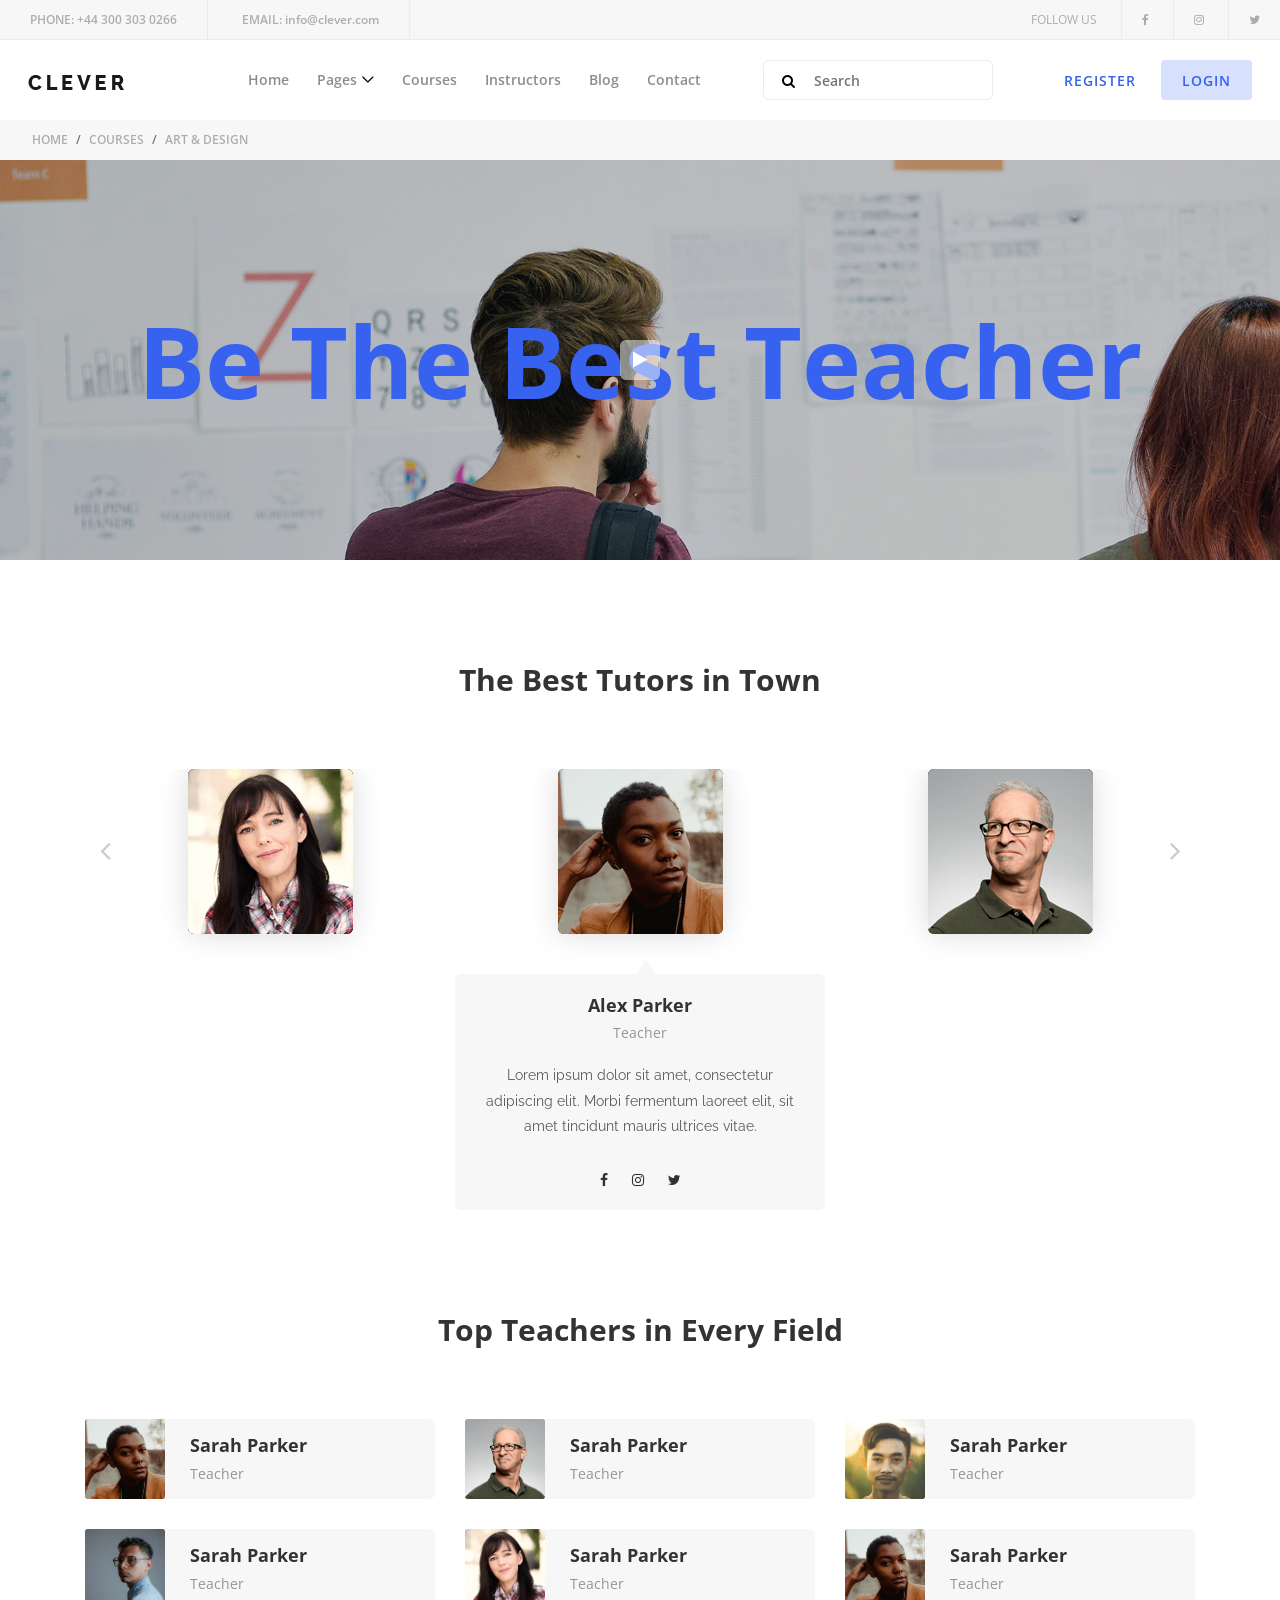
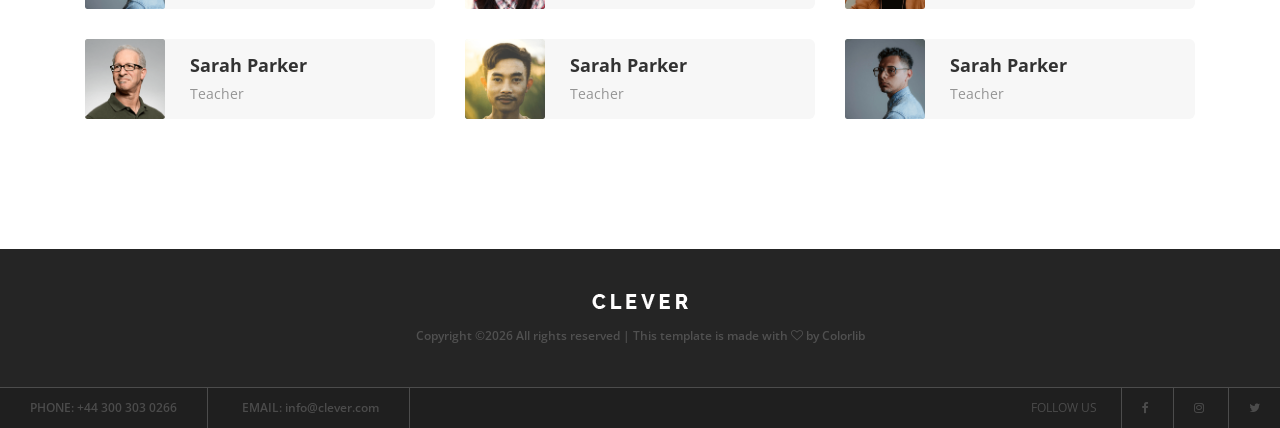
<file: src/main/webapp/resources/clever/instructors.html>
<!DOCTYPE html>
<html lang="en">

<head>
    <meta charset="UTF-8">
    <meta name="description" content="">
    <meta http-equiv="X-UA-Compatible" content="IE=edge">
    <meta name="viewport" content="width=device-width, initial-scale=1, shrink-to-fit=no">
    <!-- The above 4 meta tags *Must* come first in the head; any other head content must come *after* these tags -->

    <!-- Title -->
    <title>Clever - Education &amp; Courses Template | Instructors</title>

    <!-- Favicon -->
    <link rel="icon" href="img/core-img/favicon.ico">

    <!-- Stylesheet -->
    <link rel="stylesheet" href="style.css">

</head>

<body>
    <!-- Preloader -->
    <div id="preloader">
        <div class="spinner"></div>
    </div>

    <!-- ##### Header Area Start ##### -->
    <header class="header-area">

        <!-- Top Header Area -->
        <div class="top-header-area d-flex justify-content-between align-items-center">
            <!-- Contact Info -->
            <div class="contact-info">
                <a href="#"><span>Phone:</span> +44 300 303 0266</a>
                <a href="#"><span>Email:</span> info@clever.com</a>
            </div>
            <!-- Follow Us -->
            <div class="follow-us">
                <span>Follow us</span>
                <a href="#"><i class="fa fa-facebook" aria-hidden="true"></i></a>
                <a href="#"><i class="fa fa-instagram" aria-hidden="true"></i></a>
                <a href="#"><i class="fa fa-twitter" aria-hidden="true"></i></a>
            </div>
        </div>

        <!-- Navbar Area -->
        <div class="clever-main-menu">
            <div class="classy-nav-container breakpoint-off">
                <!-- Menu -->
                <nav class="classy-navbar justify-content-between" id="cleverNav">

                    <!-- Logo -->
                    <a class="nav-brand" href="index.html"><img src="img/core-img/logo.png" alt=""></a>

                    <!-- Navbar Toggler -->
                    <div class="classy-navbar-toggler">
                        <span class="navbarToggler"><span></span><span></span><span></span></span>
                    </div>

                    <!-- Menu -->
                    <div class="classy-menu">

                        <!-- Close Button -->
                        <div class="classycloseIcon">
                            <div class="cross-wrap"><span class="top"></span><span class="bottom"></span></div>
                        </div>

                        <!-- Nav Start -->
                        <div class="classynav">
                            <ul>
                                <li><a href="index.html">Home</a></li>
                                <li><a href="#">Pages</a>
                                    <ul class="dropdown">
                                        <li><a href="index.html">Home</a></li>
                                        <li><a href="courses.html">Courses</a></li>
                                        <li><a href="single-course.html">Single Courses</a></li>
                                        <li><a href="instructors.html">Instructors</a></li>
                                        <li><a href="blog.html">Blog</a></li>
                                        <li><a href="blog-details.html">Single Blog</a></li>
                                        <li><a href="regular-page.html">Regular Page</a></li>
                                        <li><a href="contact.html">Contact</a></li>
                                    </ul>
                                </li>
                                <li><a href="courses.html">Courses</a></li>
                                <li><a href="instructors.html">Instructors</a></li>
                                <li><a href="blog.html">Blog</a></li>
                                <li><a href="contact.html">Contact</a></li>
                            </ul>

                            <!-- Search Button -->
                            <div class="search-area">
                                <form action="#" method="post">
                                    <input type="search" name="search" id="search" placeholder="Search">
                                    <button type="submit"><i class="fa fa-search" aria-hidden="true"></i></button>
                                </form>
                            </div>

                            <!-- Register / Login -->
                            <div class="register-login-area">
                                <a href="#" class="btn">Register</a>
                                <a href="index-login.html" class="btn active">Login</a>
                            </div>

                        </div>
                        <!-- Nav End -->
                    </div>
                </nav>
            </div>
        </div>
    </header>
    <!-- ##### Header Area End ##### -->

    <!-- ##### Breadcumb Area Start ##### -->
    <div class="breadcumb-area">
        <!-- Breadcumb -->
        <nav aria-label="breadcrumb">
            <ol class="breadcrumb">
                <li class="breadcrumb-item"><a href="#">Home</a></li>
                <li class="breadcrumb-item"><a href="#">Courses</a></li>
                <li class="breadcrumb-item active" aria-current="page">Art &amp; Design</li>
            </ol>
        </nav>
    </div>
    <!-- ##### Breadcumb Area End ##### -->

    <!-- ##### Instructors Video Start ##### -->
    <div class="instructors-video d-flex align-items-center justify-content-center bg-img" style="background-image: url(img/bg-img/bg4.jpg);">
        <h2>Be The Best Teacher</h2>
        <!-- video btn -->
        <a href="https://www.youtube.com/watch?v=qC_T9ePzANg" class="video-btn"><i class="fa fa-play" aria-hidden="true"></i></a>
    </div>
    <!-- ##### Instructors Video End ##### -->

    <!-- ##### Best Tutors Area Start ##### -->
    <section class="best-tutors-area section-padding-100">
        <div class="container">
            <div class="row">
                <div class="col-12">
                    <div class="section-heading">
                        <h3>The Best Tutors in Town</h3>
                    </div>
                </div>
            </div>

            <div class="row">
                <div class="col-12">
                    <div class="tutors-slide owl-carousel">

                        <!-- Single Tutors Slide -->
                        <div class="single-tutors-slides">
                            <!-- Tutor Thumbnail -->
                            <div class="tutor-thumbnail">
                                <img src="img/bg-img/t1.png" alt="">
                            </div>
                            <!-- Tutor Information -->
                            <div class="tutor-information text-center">
                                <h5>Alex Parker</h5>
                                <span>Teacher</span>
                                <p>Lorem ipsum dolor sit amet, consectetur adipiscing elit. Morbi fermentum laoreet elit, sit amet tincidunt mauris ultrices vitae.</p>
                                <div class="social-info">
                                    <a href="#"><i class="fa fa-facebook" aria-hidden="true"></i></a>
                                    <a href="#"><i class="fa fa-instagram" aria-hidden="true"></i></a>
                                    <a href="#"><i class="fa fa-twitter" aria-hidden="true"></i></a>
                                </div>
                            </div>
                        </div>

                        <!-- Single Tutors Slide -->
                        <div class="single-tutors-slides">
                            <!-- Tutor Thumbnail -->
                            <div class="tutor-thumbnail">
                                <img src="img/bg-img/t2.png" alt="">
                            </div>
                            <!-- Tutor Information -->
                            <div class="tutor-information text-center">
                                <h5>Alex Parker</h5>
                                <span>Teacher</span>
                                <p>Lorem ipsum dolor sit amet, consectetur adipiscing elit. Morbi fermentum laoreet elit, sit amet tincidunt mauris ultrices vitae.</p>
                                <div class="social-info">
                                    <a href="#"><i class="fa fa-facebook" aria-hidden="true"></i></a>
                                    <a href="#"><i class="fa fa-instagram" aria-hidden="true"></i></a>
                                    <a href="#"><i class="fa fa-twitter" aria-hidden="true"></i></a>
                                </div>
                            </div>
                        </div>

                        <!-- Single Tutors Slide -->
                        <div class="single-tutors-slides">
                            <!-- Tutor Thumbnail -->
                            <div class="tutor-thumbnail">
                                <img src="img/bg-img/t3.png" alt="">
                            </div>
                            <!-- Tutor Information -->
                            <div class="tutor-information text-center">
                                <h5>Alex Parker</h5>
                                <span>Teacher</span>
                                <p>Lorem ipsum dolor sit amet, consectetur adipiscing elit. Morbi fermentum laoreet elit, sit amet tincidunt mauris ultrices vitae.</p>
                                <div class="social-info">
                                    <a href="#"><i class="fa fa-facebook" aria-hidden="true"></i></a>
                                    <a href="#"><i class="fa fa-instagram" aria-hidden="true"></i></a>
                                    <a href="#"><i class="fa fa-twitter" aria-hidden="true"></i></a>
                                </div>
                            </div>
                        </div>

                        <!-- Single Tutors Slide -->
                        <div class="single-tutors-slides">
                            <!-- Tutor Thumbnail -->
                            <div class="tutor-thumbnail">
                                <img src="img/bg-img/t4.png" alt="">
                            </div>
                            <!-- Tutor Information -->
                            <div class="tutor-information text-center">
                                <h5>Alex Parker</h5>
                                <span>Teacher</span>
                                <p>Lorem ipsum dolor sit amet, consectetur adipiscing elit. Morbi fermentum laoreet elit, sit amet tincidunt mauris ultrices vitae.</p>
                                <div class="social-info">
                                    <a href="#"><i class="fa fa-facebook" aria-hidden="true"></i></a>
                                    <a href="#"><i class="fa fa-instagram" aria-hidden="true"></i></a>
                                    <a href="#"><i class="fa fa-twitter" aria-hidden="true"></i></a>
                                </div>
                            </div>
                        </div>

                        <!-- Single Tutors Slide -->
                        <div class="single-tutors-slides">
                            <!-- Tutor Thumbnail -->
                            <div class="tutor-thumbnail">
                                <img src="img/bg-img/t5.png" alt="">
                            </div>
                            <!-- Tutor Information -->
                            <div class="tutor-information text-center">
                                <h5>Alex Parker</h5>
                                <span>Teacher</span>
                                <p>Lorem ipsum dolor sit amet, consectetur adipiscing elit. Morbi fermentum laoreet elit, sit amet tincidunt mauris ultrices vitae.</p>
                                <div class="social-info">
                                    <a href="#"><i class="fa fa-facebook" aria-hidden="true"></i></a>
                                    <a href="#"><i class="fa fa-instagram" aria-hidden="true"></i></a>
                                    <a href="#"><i class="fa fa-twitter" aria-hidden="true"></i></a>
                                </div>
                            </div>
                        </div>

                    </div>
                </div>
            </div>
        </div>
    </section>
    <!-- ##### Best Tutors Area End ##### -->

    <!-- ##### Top Teacher Area Start ##### -->
    <section class="top-teacher-area section-padding-0-100">
        <div class="container">
            <div class="row">
                <div class="col-12">
                    <div class="section-heading">
                        <h3>Top Teachers in Every Field</h3>
                    </div>
                </div>
            </div>

            <div class="row">
                <!-- Single Teacher -->
                <div class="col-12 col-md-6 col-lg-4">
                    <div class="single-instructor d-flex align-items-center mb-30">
                        <div class="instructor-thumb">
                            <img src="img/bg-img/t1.png" alt="">
                        </div>
                        <div class="instructor-info">
                            <h5>Sarah Parker</h5>
                            <span>Teacher</span>
                        </div>
                    </div>
                </div>

                <!-- Single Teacher -->
                <div class="col-12 col-md-6 col-lg-4">
                    <div class="single-instructor d-flex align-items-center mb-30">
                        <div class="instructor-thumb">
                            <img src="img/bg-img/t2.png" alt="">
                        </div>
                        <div class="instructor-info">
                            <h5>Sarah Parker</h5>
                            <span>Teacher</span>
                        </div>
                    </div>
                </div>

                <!-- Single Teacher -->
                <div class="col-12 col-md-6 col-lg-4">
                    <div class="single-instructor d-flex align-items-center mb-30">
                        <div class="instructor-thumb">
                            <img src="img/bg-img/t3.png" alt="">
                        </div>
                        <div class="instructor-info">
                            <h5>Sarah Parker</h5>
                            <span>Teacher</span>
                        </div>
                    </div>
                </div>

                <!-- Single Teacher -->
                <div class="col-12 col-md-6 col-lg-4">
                    <div class="single-instructor d-flex align-items-center mb-30">
                        <div class="instructor-thumb">
                            <img src="img/bg-img/t4.png" alt="">
                        </div>
                        <div class="instructor-info">
                            <h5>Sarah Parker</h5>
                            <span>Teacher</span>
                        </div>
                    </div>
                </div>

                <!-- Single Teacher -->
                <div class="col-12 col-md-6 col-lg-4">
                    <div class="single-instructor d-flex align-items-center mb-30">
                        <div class="instructor-thumb">
                            <img src="img/bg-img/t5.png" alt="">
                        </div>
                        <div class="instructor-info">
                            <h5>Sarah Parker</h5>
                            <span>Teacher</span>
                        </div>
                    </div>
                </div>

                <!-- Single Teacher -->
                <div class="col-12 col-md-6 col-lg-4">
                    <div class="single-instructor d-flex align-items-center mb-30">
                        <div class="instructor-thumb">
                            <img src="img/bg-img/t1.png" alt="">
                        </div>
                        <div class="instructor-info">
                            <h5>Sarah Parker</h5>
                            <span>Teacher</span>
                        </div>
                    </div>
                </div>

                <!-- Single Teacher -->
                <div class="col-12 col-md-6 col-lg-4">
                    <div class="single-instructor d-flex align-items-center mb-30">
                        <div class="instructor-thumb">
                            <img src="img/bg-img/t2.png" alt="">
                        </div>
                        <div class="instructor-info">
                            <h5>Sarah Parker</h5>
                            <span>Teacher</span>
                        </div>
                    </div>
                </div>

                <!-- Single Teacher -->
                <div class="col-12 col-md-6 col-lg-4">
                    <div class="single-instructor d-flex align-items-center mb-30">
                        <div class="instructor-thumb">
                            <img src="img/bg-img/t3.png" alt="">
                        </div>
                        <div class="instructor-info">
                            <h5>Sarah Parker</h5>
                            <span>Teacher</span>
                        </div>
                    </div>
                </div>

                <!-- Single Teacher -->
                <div class="col-12 col-md-6 col-lg-4">
                    <div class="single-instructor d-flex align-items-center mb-30">
                        <div class="instructor-thumb">
                            <img src="img/bg-img/t4.png" alt="">
                        </div>
                        <div class="instructor-info">
                            <h5>Sarah Parker</h5>
                            <span>Teacher</span>
                        </div>
                    </div>
                </div>
            </div>
        </div>
    </section>
    <!-- ##### Top Teacher Area End ##### -->

    <!-- ##### Footer Area Start ##### -->
    <footer class="footer-area">
        <!-- Top Footer Area -->
        <div class="top-footer-area">
            <div class="container">
                <div class="row">
                    <div class="col-12">
                        <!-- Footer Logo -->
                        <div class="footer-logo">
                            <a href="index.html"><img src="img/core-img/logo2.png" alt=""></a>
                        </div>
                        <!-- Copywrite -->
                        <p><a href="#"><!-- Link back to Colorlib can't be removed. Template is licensed under CC BY 3.0. -->
Copyright &copy;<script>document.write(new Date().getFullYear());</script> All rights reserved | This template is made with <i class="fa fa-heart-o" aria-hidden="true"></i> by <a href="https://colorlib.com" target="_blank">Colorlib</a>
<!-- Link back to Colorlib can't be removed. Template is licensed under CC BY 3.0. --></p>
                    </div>
                </div>
            </div>
        </div>

        <!-- Bottom Footer Area -->
        <div class="bottom-footer-area d-flex justify-content-between align-items-center">
            <!-- Contact Info -->
            <div class="contact-info">
                <a href="#"><span>Phone:</span> +44 300 303 0266</a>
                <a href="#"><span>Email:</span> info@clever.com</a>
            </div>
            <!-- Follow Us -->
            <div class="follow-us">
                <span>Follow us</span>
                <a href="#"><i class="fa fa-facebook" aria-hidden="true"></i></a>
                <a href="#"><i class="fa fa-instagram" aria-hidden="true"></i></a>
                <a href="#"><i class="fa fa-twitter" aria-hidden="true"></i></a>
            </div>
        </div>
    </footer>
    <!-- ##### Footer Area End ##### -->

    <!-- ##### All Javascript Script ##### -->
    <!-- jQuery-2.2.4 js -->
    <script src="js/jquery/jquery-2.2.4.min.js"></script>
    <!-- Popper js -->
    <script src="js/bootstrap/popper.min.js"></script>
    <!-- Bootstrap js -->
    <script src="js/bootstrap/bootstrap.min.js"></script>
    <!-- All Plugins js -->
    <script src="js/plugins/plugins.js"></script>
    <!-- Active js -->
    <script src="js/active.js"></script>
</body>

</html>
</file>
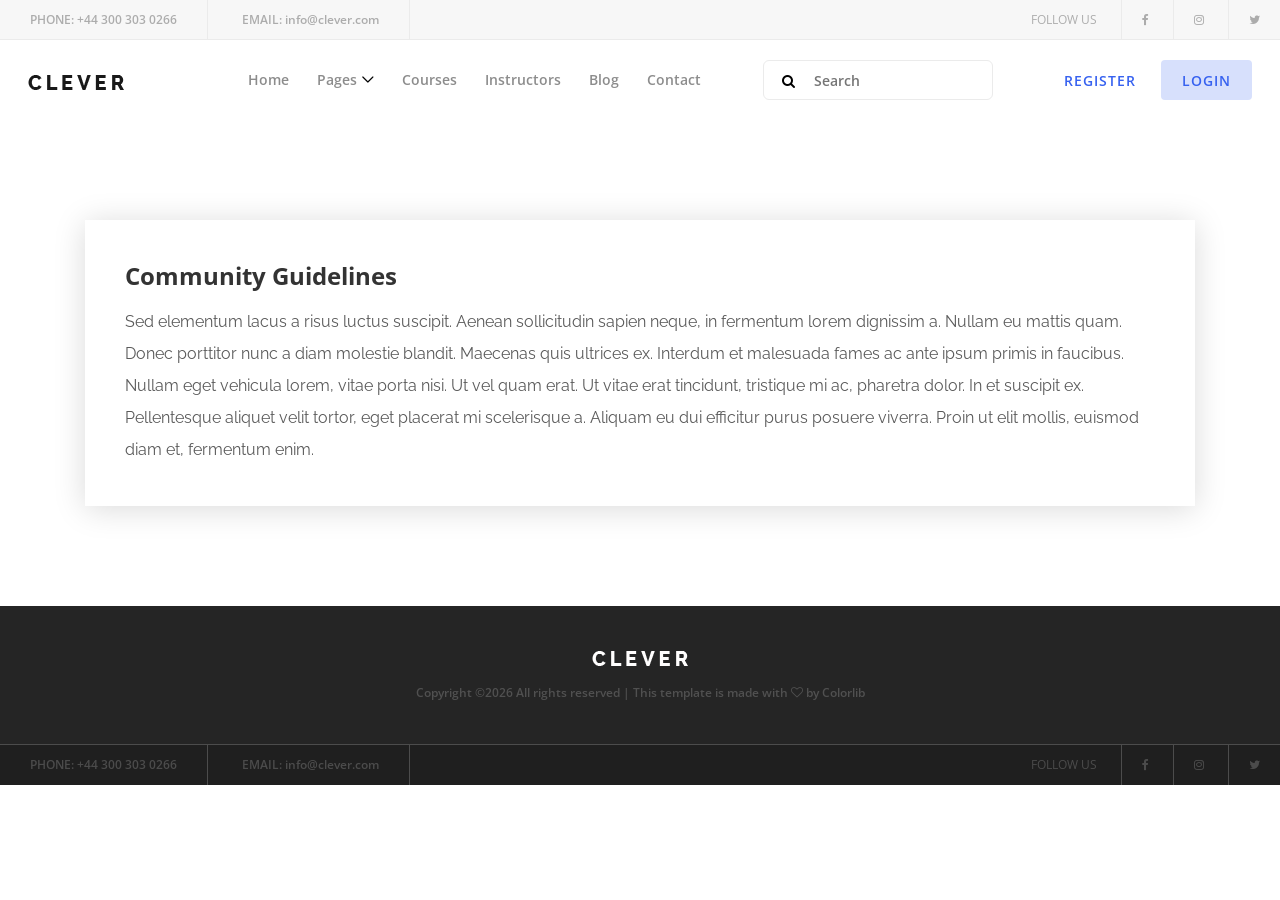
<file: src/main/webapp/resources/clever/regular-page.html>
<!DOCTYPE html>
<html lang="en">

<head>
    <meta charset="UTF-8">
    <meta name="description" content="">
    <meta http-equiv="X-UA-Compatible" content="IE=edge">
    <meta name="viewport" content="width=device-width, initial-scale=1, shrink-to-fit=no">
    <!-- The above 4 meta tags *Must* come first in the head; any other head content must come *after* these tags -->

    <!-- Title -->
    <title>Clever - Education &amp; Courses Template | Regular Page</title>

    <!-- Favicon -->
    <link rel="icon" href="img/core-img/favicon.ico">

    <!-- Stylesheet -->
    <link rel="stylesheet" href="style.css">

</head>

<body>
    <!-- Preloader -->
    <div id="preloader">
        <div class="spinner"></div>
    </div>

    <!-- ##### Header Area Start ##### -->
    <header class="header-area">

        <!-- Top Header Area -->
        <div class="top-header-area d-flex justify-content-between align-items-center">
            <!-- Contact Info -->
            <div class="contact-info">
                <a href="#"><span>Phone:</span> +44 300 303 0266</a>
                <a href="#"><span>Email:</span> info@clever.com</a>
            </div>
            <!-- Follow Us -->
            <div class="follow-us">
                <span>Follow us</span>
                <a href="#"><i class="fa fa-facebook" aria-hidden="true"></i></a>
                <a href="#"><i class="fa fa-instagram" aria-hidden="true"></i></a>
                <a href="#"><i class="fa fa-twitter" aria-hidden="true"></i></a>
            </div>
        </div>

        <!-- Navbar Area -->
        <div class="clever-main-menu">
            <div class="classy-nav-container breakpoint-off">
                <!-- Menu -->
                <nav class="classy-navbar justify-content-between" id="cleverNav">

                    <!-- Logo -->
                    <a class="nav-brand" href="index.html"><img src="img/core-img/logo.png" alt=""></a>

                    <!-- Navbar Toggler -->
                    <div class="classy-navbar-toggler">
                        <span class="navbarToggler"><span></span><span></span><span></span></span>
                    </div>

                    <!-- Menu -->
                    <div class="classy-menu">

                        <!-- Close Button -->
                        <div class="classycloseIcon">
                            <div class="cross-wrap"><span class="top"></span><span class="bottom"></span></div>
                        </div>

                        <!-- Nav Start -->
                        <div class="classynav">
                            <ul>
                                <li><a href="index.html">Home</a></li>
                                <li><a href="#">Pages</a>
                                    <ul class="dropdown">
                                        <li><a href="index.html">Home</a></li>
                                        <li><a href="courses.html">Courses</a></li>
                                        <li><a href="single-course.html">Single Courses</a></li>
                                        <li><a href="instructors.html">Instructors</a></li>
                                        <li><a href="blog.html">Blog</a></li>
                                        <li><a href="blog-details.html">Single Blog</a></li>
                                        <li><a href="regular-page.html">Regular Page</a></li>
                                        <li><a href="contact.html">Contact</a></li>
                                    </ul>
                                </li>
                                <li><a href="courses.html">Courses</a></li>
                                <li><a href="instructors.html">Instructors</a></li>
                                <li><a href="blog.html">Blog</a></li>
                                <li><a href="contact.html">Contact</a></li>
                            </ul>

                            <!-- Search Button -->
                            <div class="search-area">
                                <form action="#" method="post">
                                    <input type="search" name="search" id="search" placeholder="Search">
                                    <button type="submit"><i class="fa fa-search" aria-hidden="true"></i></button>
                                </form>
                            </div>

                            <!-- Register / Login -->
                            <div class="register-login-area">
                                <a href="#" class="btn">Register</a>
                                <a href="index-login.html" class="btn active">Login</a>
                            </div>

                        </div>
                        <!-- Nav End -->
                    </div>
                </nav>
            </div>
        </div>
    </header>
    <!-- ##### Header Area End ##### -->

    <!-- ##### Regular Page Area Start ##### -->
    <div class="regular-page-area section-padding-100">
        <div class="container">
            <div class="row">
                <div class="col-12">
                    <div class="page-content">
                        <h4>Community Guidelines</h4>
                        <p>Sed elementum lacus a risus luctus suscipit. Aenean sollicitudin sapien neque, in fermentum lorem dignissim a. Nullam eu mattis quam. Donec porttitor nunc a diam molestie blandit. Maecenas quis ultrices ex. Interdum et malesuada fames ac ante ipsum primis in faucibus. Nullam eget vehicula lorem, vitae porta nisi. Ut vel quam erat. Ut vitae erat tincidunt, tristique mi ac, pharetra dolor. In et suscipit ex. Pellentesque aliquet velit tortor, eget placerat mi scelerisque a. Aliquam eu dui efficitur purus posuere viverra. Proin ut elit mollis, euismod diam et, fermentum enim.</p>
                    </div>
                </div>
            </div>
        </div>
    </div>
    <!-- ##### Regular Page Area End ##### -->

    <!-- ##### Footer Area Start ##### -->
    <footer class="footer-area">
        <!-- Top Footer Area -->
        <div class="top-footer-area">
            <div class="container">
                <div class="row">
                    <div class="col-12">
                        <!-- Footer Logo -->
                        <div class="footer-logo">
                            <a href="index.html"><img src="img/core-img/logo2.png" alt=""></a>
                        </div>
                        <!-- Copywrite -->
                        <p><a href="#"><!-- Link back to Colorlib can't be removed. Template is licensed under CC BY 3.0. -->
Copyright &copy;<script>document.write(new Date().getFullYear());</script> All rights reserved | This template is made with <i class="fa fa-heart-o" aria-hidden="true"></i> by <a href="https://colorlib.com" target="_blank">Colorlib</a>
<!-- Link back to Colorlib can't be removed. Template is licensed under CC BY 3.0. --></p>
                    </div>
                </div>
            </div>
        </div>

        <!-- Bottom Footer Area -->
        <div class="bottom-footer-area d-flex justify-content-between align-items-center">
            <!-- Contact Info -->
            <div class="contact-info">
                <a href="#"><span>Phone:</span> +44 300 303 0266</a>
                <a href="#"><span>Email:</span> info@clever.com</a>
            </div>
            <!-- Follow Us -->
            <div class="follow-us">
                <span>Follow us</span>
                <a href="#"><i class="fa fa-facebook" aria-hidden="true"></i></a>
                <a href="#"><i class="fa fa-instagram" aria-hidden="true"></i></a>
                <a href="#"><i class="fa fa-twitter" aria-hidden="true"></i></a>
            </div>
        </div>
    </footer>
    <!-- ##### Footer Area End ##### -->

    <!-- ##### All Javascript Script ##### -->
    <!-- jQuery-2.2.4 js -->
    <script src="js/jquery/jquery-2.2.4.min.js"></script>
    <!-- Popper js -->
    <script src="js/bootstrap/popper.min.js"></script>
    <!-- Bootstrap js -->
    <script src="js/bootstrap/bootstrap.min.js"></script>
    <!-- All Plugins js -->
    <script src="js/plugins/plugins.js"></script>
    <!-- Active js -->
    <script src="js/active.js"></script>
</body>

</html>
</file>
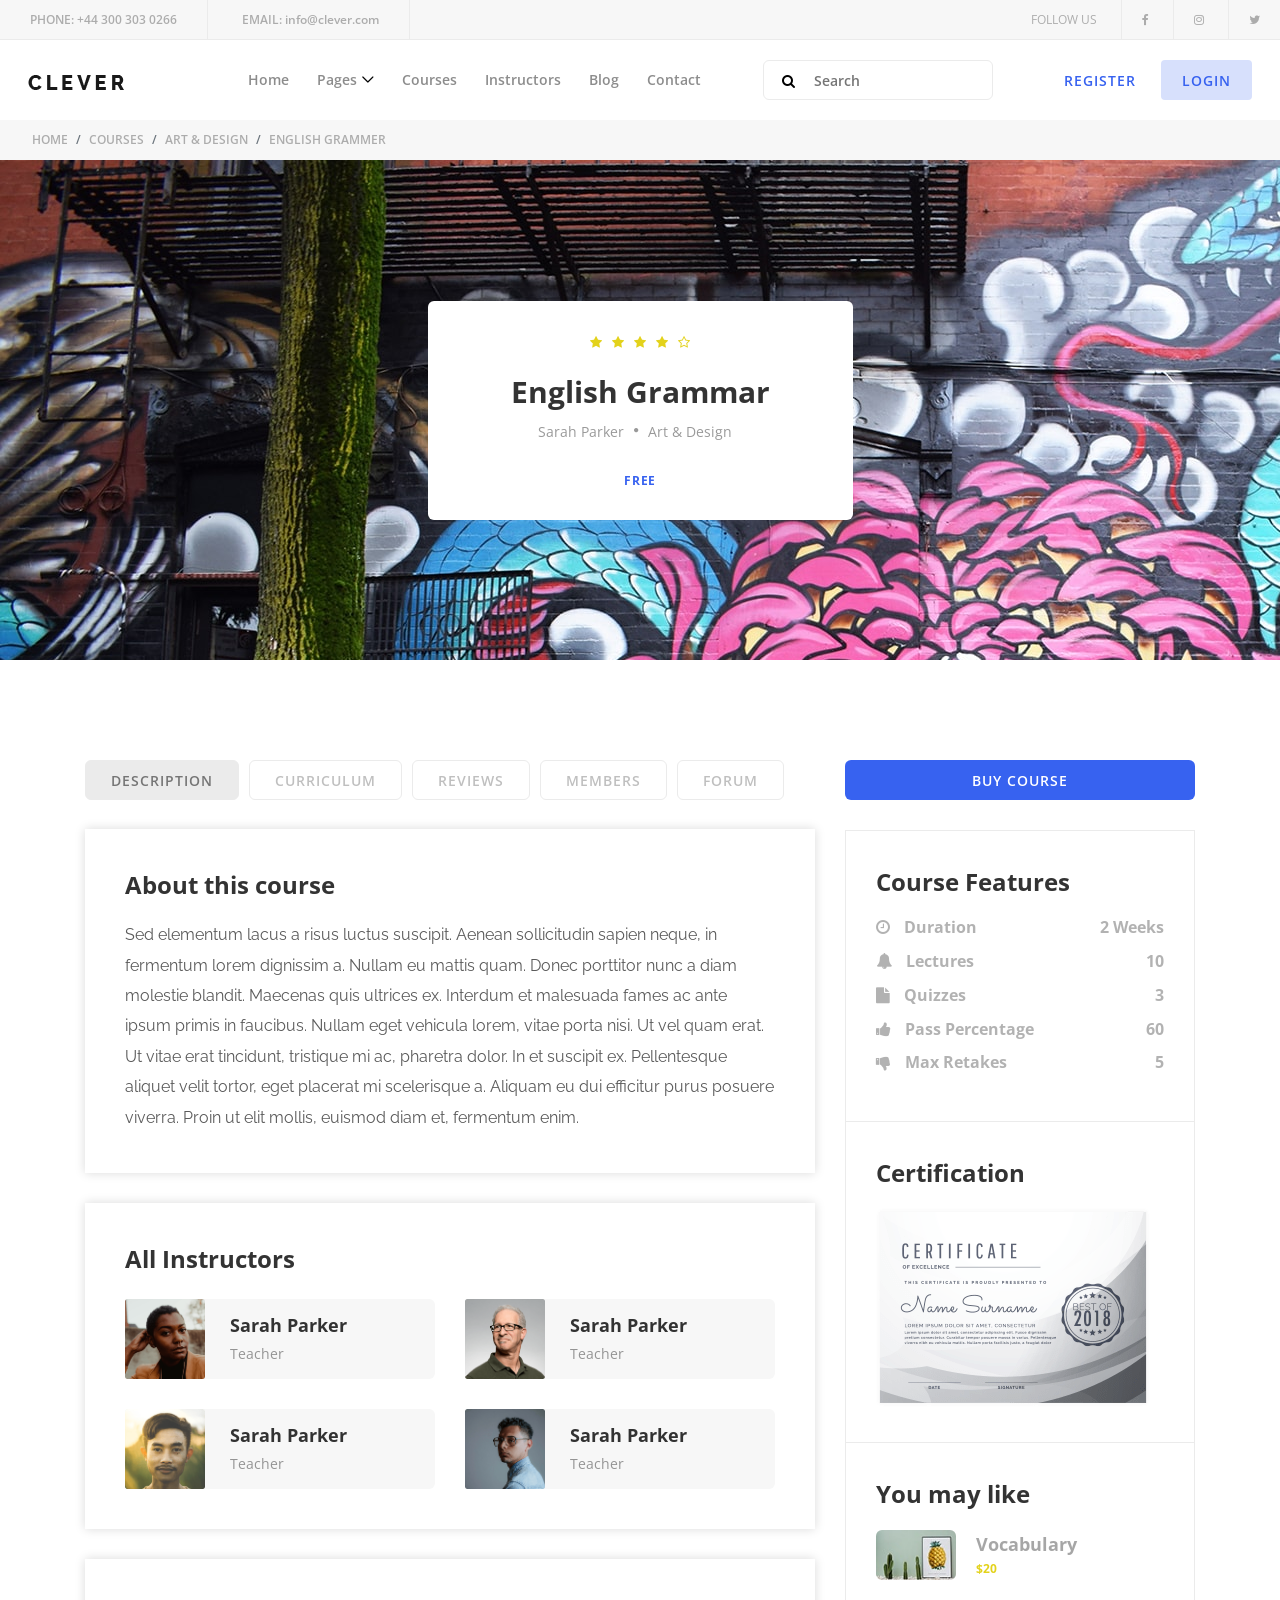
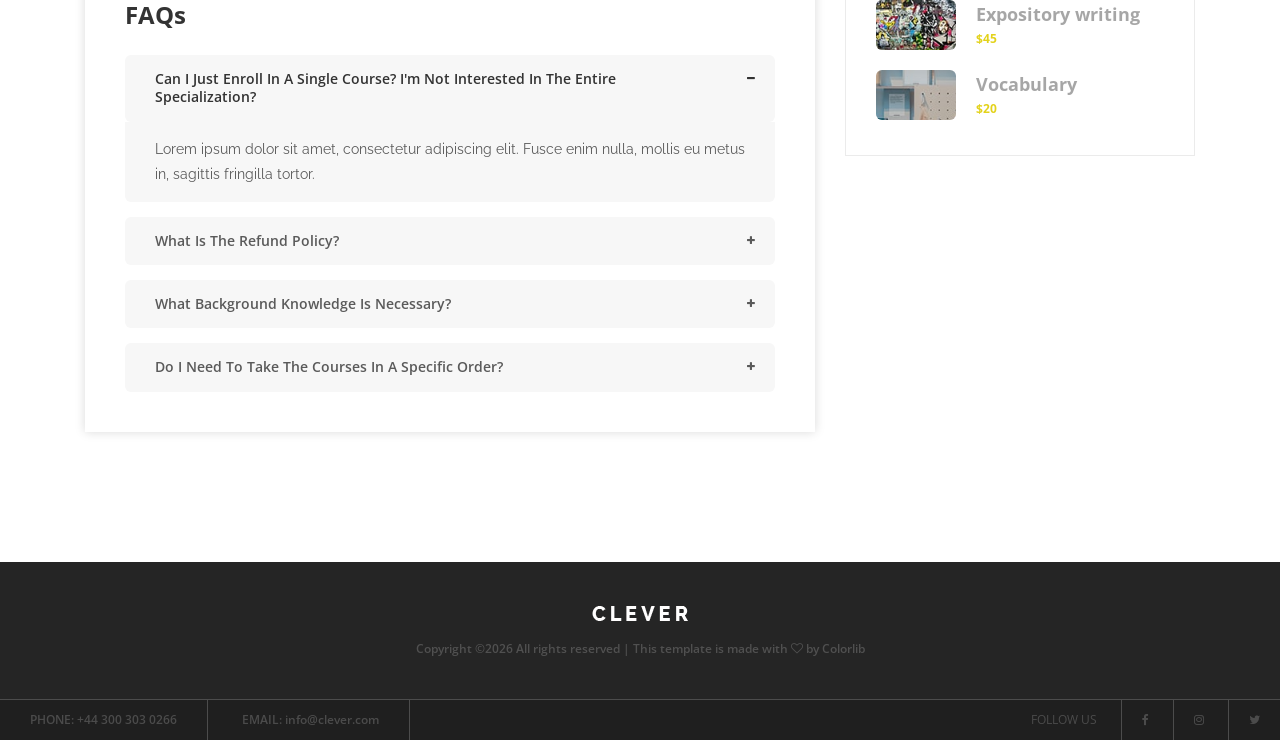
<file: src/main/webapp/resources/clever/single-course.html>
<!DOCTYPE html>
<html lang="en">

<head>
    <meta charset="UTF-8">
    <meta name="description" content="">
    <meta http-equiv="X-UA-Compatible" content="IE=edge">
    <meta name="viewport" content="width=device-width, initial-scale=1, shrink-to-fit=no">
    <!-- The above 4 meta tags *Must* come first in the head; any other head content must come *after* these tags -->

    <!-- Title -->
    <title>Clever - Education &amp; Courses Template | Single Course</title>

    <!-- Favicon -->
    <link rel="icon" href="img/core-img/favicon.ico">

    <!-- Stylesheet -->
    <link rel="stylesheet" href="style.css">

</head>

<body>
    <!-- Preloader -->
    <div id="preloader">
        <div class="spinner"></div>
    </div>

    <!-- ##### Header Area Start ##### -->
    <header class="header-area">

        <!-- Top Header Area -->
        <div class="top-header-area d-flex justify-content-between align-items-center">
            <!-- Contact Info -->
            <div class="contact-info">
                <a href="#"><span>Phone:</span> +44 300 303 0266</a>
                <a href="#"><span>Email:</span> info@clever.com</a>
            </div>
            <!-- Follow Us -->
            <div class="follow-us">
                <span>Follow us</span>
                <a href="#"><i class="fa fa-facebook" aria-hidden="true"></i></a>
                <a href="#"><i class="fa fa-instagram" aria-hidden="true"></i></a>
                <a href="#"><i class="fa fa-twitter" aria-hidden="true"></i></a>
            </div>
        </div>

        <!-- Navbar Area -->
        <div class="clever-main-menu">
            <div class="classy-nav-container breakpoint-off">
                <!-- Menu -->
                <nav class="classy-navbar justify-content-between" id="cleverNav">

                    <!-- Logo -->
                    <a class="nav-brand" href="index.html"><img src="img/core-img/logo.png" alt=""></a>

                    <!-- Navbar Toggler -->
                    <div class="classy-navbar-toggler">
                        <span class="navbarToggler"><span></span><span></span><span></span></span>
                    </div>

                    <!-- Menu -->
                    <div class="classy-menu">

                        <!-- Close Button -->
                        <div class="classycloseIcon">
                            <div class="cross-wrap"><span class="top"></span><span class="bottom"></span></div>
                        </div>

                        <!-- Nav Start -->
                        <div class="classynav">
                            <ul>
                                <li><a href="index.html">Home</a></li>
                                <li><a href="#">Pages</a>
                                    <ul class="dropdown">
                                        <li><a href="index.html">Home</a></li>
                                        <li><a href="courses.html">Courses</a></li>
                                        <li><a href="single-course.html">Single Courses</a></li>
                                        <li><a href="instructors.html">Instructors</a></li>
                                        <li><a href="blog.html">Blog</a></li>
                                        <li><a href="blog-details.html">Single Blog</a></li>
                                        <li><a href="regular-page.html">Regular Page</a></li>
                                        <li><a href="contact.html">Contact</a></li>
                                    </ul>
                                </li>
                                <li><a href="courses.html">Courses</a></li>
                                <li><a href="instructors.html">Instructors</a></li>
                                <li><a href="blog.html">Blog</a></li>
                                <li><a href="contact.html">Contact</a></li>
                            </ul>

                            <!-- Search Button -->
                            <div class="search-area">
                                <form action="#" method="post">
                                    <input type="search" name="search" id="search" placeholder="Search">
                                    <button type="submit"><i class="fa fa-search" aria-hidden="true"></i></button>
                                </form>
                            </div>

                            <!-- Register / Login -->
                            <div class="register-login-area">
                                <a href="#" class="btn">Register</a>
                                <a href="index-login.html" class="btn active">Login</a>
                            </div>

                        </div>
                        <!-- Nav End -->
                    </div>
                </nav>
            </div>
        </div>
    </header>
    <!-- ##### Header Area End ##### -->

    <!-- ##### Breadcumb Area Start ##### -->
    <div class="breadcumb-area">
        <!-- Breadcumb -->
        <nav aria-label="breadcrumb">
            <ol class="breadcrumb">
                <li class="breadcrumb-item"><a href="#">Home</a></li>
                <li class="breadcrumb-item"><a href="#">Courses</a></li>
                <li class="breadcrumb-item"><a href="#">Art &amp; Design</a></li>
                <li class="breadcrumb-item active" aria-current="page">English Grammer</li>
            </ol>
        </nav>
    </div>
    <!-- ##### Breadcumb Area End ##### -->

    <!-- ##### Single Course Intro Start ##### -->
    <div class="single-course-intro d-flex align-items-center justify-content-center" style="background-image: url(img/bg-img/bg3.jpg);">
        <!-- Content -->
        <div class="single-course-intro-content text-center">
            <!-- Ratings -->
            <div class="ratings">
                <i class="fa fa-star" aria-hidden="true"></i>
                <i class="fa fa-star" aria-hidden="true"></i>
                <i class="fa fa-star" aria-hidden="true"></i>
                <i class="fa fa-star" aria-hidden="true"></i>
                <i class="fa fa-star-o" aria-hidden="true"></i>
            </div>
            <h3>English Grammar</h3>
            <div class="meta d-flex align-items-center justify-content-center">
                <a href="#">Sarah Parker</a>
                <span><i class="fa fa-circle" aria-hidden="true"></i></span>
                <a href="#">Art &amp; Design</a>
            </div>
            <div class="price">Free</div>
        </div>
    </div>
    <!-- ##### Single Course Intro End ##### -->

    <!-- ##### Courses Content Start ##### -->
    <div class="single-course-content section-padding-100">
        <div class="container">
            <div class="row">
                <div class="col-12 col-lg-8">
                    <div class="course--content">

                        <div class="clever-tabs-content">
                            <ul class="nav nav-tabs" id="myTab" role="tablist">
                                <li class="nav-item">
                                    <a class="nav-link active" id="tab--1" data-toggle="tab" href="#tab1" role="tab" aria-controls="tab1" aria-selected="false">Description</a>
                                </li>
                                <li class="nav-item">
                                    <a class="nav-link" id="tab--2" data-toggle="tab" href="#tab2" role="tab" aria-controls="tab2" aria-selected="true">Curriculum</a>
                                </li>
                                <li class="nav-item">
                                    <a class="nav-link" id="tab--3" data-toggle="tab" href="#tab3" role="tab" aria-controls="tab3" aria-selected="true">Reviews</a>
                                </li>
                                <li class="nav-item">
                                    <a class="nav-link" id="tab--4" data-toggle="tab" href="#tab4" role="tab" aria-controls="tab4" aria-selected="true">Members</a>
                                </li>
                                <li class="nav-item">
                                    <a class="nav-link" id="tab--5" data-toggle="tab" href="#tab5" role="tab" aria-controls="tab5" aria-selected="true">Forum</a>
                                </li>
                            </ul>

                            <div class="tab-content" id="myTabContent">
                                <!-- Tab Text -->
                                <div class="tab-pane fade show active" id="tab1" role="tabpanel" aria-labelledby="tab--1">
                                    <div class="clever-description">

                                        <!-- About Course -->
                                        <div class="about-course mb-30">
                                            <h4>About this course</h4>
                                            <p>Sed elementum lacus a risus luctus suscipit. Aenean sollicitudin sapien neque, in fermentum lorem dignissim a. Nullam eu mattis quam. Donec porttitor nunc a diam molestie blandit. Maecenas quis ultrices ex. Interdum et malesuada fames ac ante ipsum primis in faucibus. Nullam eget vehicula lorem, vitae porta nisi. Ut vel quam erat. Ut vitae erat tincidunt, tristique mi ac, pharetra dolor. In et suscipit ex. Pellentesque aliquet velit tortor, eget placerat mi scelerisque a. Aliquam eu dui efficitur purus posuere viverra. Proin ut elit mollis, euismod diam et, fermentum enim.</p>
                                        </div>

                                        <!-- All Instructors -->
                                        <div class="all-instructors mb-30">
                                            <h4>All Instructors</h4>

                                            <div class="row">
                                                <!-- Single Instructor -->
                                                <div class="col-lg-6">
                                                    <div class="single-instructor d-flex align-items-center mb-30">
                                                        <div class="instructor-thumb">
                                                            <img src="img/bg-img/t1.png" alt="">
                                                        </div>
                                                        <div class="instructor-info">
                                                            <h5>Sarah Parker</h5>
                                                            <span>Teacher</span>
                                                        </div>
                                                    </div>
                                                </div>

                                                <!-- Single Instructor -->
                                                <div class="col-lg-6">
                                                    <div class="single-instructor d-flex align-items-center mb-30">
                                                        <div class="instructor-thumb">
                                                            <img src="img/bg-img/t2.png" alt="">
                                                        </div>
                                                        <div class="instructor-info">
                                                            <h5>Sarah Parker</h5>
                                                            <span>Teacher</span>
                                                        </div>
                                                    </div>
                                                </div>

                                                <!-- Single Instructor -->
                                                <div class="col-lg-6">
                                                    <div class="single-instructor d-flex align-items-center mb-30">
                                                        <div class="instructor-thumb">
                                                            <img src="img/bg-img/t3.png" alt="">
                                                        </div>
                                                        <div class="instructor-info">
                                                            <h5>Sarah Parker</h5>
                                                            <span>Teacher</span>
                                                        </div>
                                                    </div>
                                                </div>

                                                <!-- Single Instructor -->
                                                <div class="col-lg-6">
                                                    <div class="single-instructor d-flex align-items-center mb-30">
                                                        <div class="instructor-thumb">
                                                            <img src="img/bg-img/t4.png" alt="">
                                                        </div>
                                                        <div class="instructor-info">
                                                            <h5>Sarah Parker</h5>
                                                            <span>Teacher</span>
                                                        </div>
                                                    </div>
                                                </div>
                                            </div>
                                        </div>

                                        <!-- FAQ -->
                                        <div class="clever-faqs">
                                            <h4>FAQs</h4>

                                            <div class="accordions" id="accordion" role="tablist" aria-multiselectable="true">

                                                <!-- Single Accordian Area -->
                                                <div class="panel single-accordion">
                                                    <h6><a role="button" class="" aria-expanded="true" aria-controls="collapseOne" data-toggle="collapse" data-parent="#accordion" href="#collapseOne">Can I just enroll in a single course? I'm not interested in the entire Specialization?
                                                    <span class="accor-open"><i class="fa fa-plus" aria-hidden="true"></i></span>
                                                    <span class="accor-close"><i class="fa fa-minus" aria-hidden="true"></i></span>
                                                    </a></h6>
                                                    <div id="collapseOne" class="accordion-content collapse show">
                                                        <p>Lorem ipsum dolor sit amet, consectetur adipiscing elit. Fusce enim nulla, mollis eu metus in, sagittis fringilla tortor.</p>
                                                    </div>
                                                </div>

                                                <!-- Single Accordian Area -->
                                                <div class="panel single-accordion">
                                                    <h6>
                                                        <a role="button" class="collapsed" aria-expanded="true" aria-controls="collapseTwo" data-parent="#accordion" data-toggle="collapse" href="#collapseTwo">What is the refund policy?
                                                        <span class="accor-open"><i class="fa fa-plus" aria-hidden="true"></i></span>
                                                        <span class="accor-close"><i class="fa fa-minus" aria-hidden="true"></i></span>
                                                        </a>
                                                    </h6>
                                                    <div id="collapseTwo" class="accordion-content collapse">
                                                        <p>Lorem ipsum dolor sit amet, consectetur adipiscing elit. Sed vel lectus eu felis semper finibus ac eget ipsum. Lorem ipsum dolor sit amet, consectetur adipiscing elit. Etiam vulputate id justo quis facilisis.</p>
                                                    </div>
                                                </div>

                                                <!-- Single Accordian Area -->
                                                <div class="panel single-accordion">
                                                    <h6>
                                                        <a role="button" aria-expanded="true" aria-controls="collapseThree" class="collapsed" data-parent="#accordion" data-toggle="collapse" href="#collapseThree">What background knowledge is necessary?
                                                        <span class="accor-open"><i class="fa fa-plus" aria-hidden="true"></i></span>
                                                        <span class="accor-close"><i class="fa fa-minus" aria-hidden="true"></i></span>
                                                        </a>
                                                    </h6>
                                                    <div id="collapseThree" class="accordion-content collapse">
                                                        <p>Lorem ipsum dolor sit amet, consectetur adipiscing elit. Sed vel lectus eu felis semper finibus ac eget ipsum. Lorem ipsum dolor sit amet, consectetur adipiscing elit. Etiam vulputate id justo quis facilisis.</p>
                                                    </div>
                                                </div>

                                                <!-- Single Accordian Area -->
                                                <div class="panel single-accordion">
                                                    <h6>
                                                        <a role="button" aria-expanded="true" aria-controls="collapseFour" class="collapsed" data-parent="#accordion" data-toggle="collapse" href="#collapseFour">Do i need to take the courses in a specific order?
                                                        <span class="accor-open"><i class="fa fa-plus" aria-hidden="true"></i></span>
                                                        <span class="accor-close"><i class="fa fa-minus" aria-hidden="true"></i></span>
                                                        </a>
                                                    </h6>
                                                    <div id="collapseFour" class="accordion-content collapse">
                                                        <p>Lorem ipsum dolor sit amet, consectetur adipiscing elit. Sed vel lectus eu felis semper finibus ac eget ipsum. Lorem ipsum dolor sit amet, consectetur adipiscing elit. Etiam vulputate id justo quis facilisis.</p>
                                                    </div>
                                                </div>
                                            </div>

                                        </div>
                                    </div>
                                </div>

                                <!-- Tab Text -->
                                <div class="tab-pane fade" id="tab2" role="tabpanel" aria-labelledby="tab--2">
                                    <div class="clever-curriculum">

                                        <!-- About Curriculum -->
                                        <div class="about-curriculum mb-30">
                                            <h4>Syllabus</h4>
                                            <p>Sed elementum lacus a risus luctus suscipit. Aenean sollicitudin sapien neque, in fermentum lorem dignissim a. Nullam eu mattis quam. Donec porttitor nunc a diam molestie blandit. Maecenas quis ultrices ex. Interdum et malesuada fames ac ante ipsum primis in faucibus. Nullam eget vehicula lorem, vitae porta nisi. Ut vel quam erat. Ut vitae erat tincidunt, tristique mi ac, pharetra dolor. In et suscipit ex. Pellentesque aliquet velit tortor, eget placerat mi scelerisque a. Aliquam eu dui efficitur purus posuere viverra. Proin ut elit mollis, euismod diam et, fermentum enim.</p>
                                        </div>

                                        <!-- Curriculum Level -->
                                        <div class="curriculum-level mb-30">
                                            <h4 class="d-flex justify-content-between"><span>Week 1</span> <span>0/4</span></h4>
                                            <h5>Beginners Level</h5>
                                            <p>Lorem ipsum dolor sit amet, consectetur adipiscing elit. Fusce enim nulla, mollis eu metus in, sagittis fringilla.</p>

                                            <ul class="curriculum-list">
                                                <li><i class="fa fa-file" aria-hidden="true"></i> 1 video, 1 audio, 1 reading
                                                    <ul>
                                                        <li>
                                                            <span><i class="fa fa-video-camera" aria-hidden="true"></i> Video: <span>Greetings and Introductions</span></span>
                                                            <span><i class="fa fa-clock-o" aria-hidden="true"></i> 15 minutes</span>
                                                        </li>
                                                        <li>
                                                            <span><i class="fa fa-file-text" aria-hidden="true"></i> Reading: <span>Word Types</span></span>
                                                            <span><i class="fa fa-clock-o" aria-hidden="true"></i> 15 minutes</span>
                                                        </li>
                                                        <li>
                                                            <span><i class="fa fa-volume-down" aria-hidden="true"></i> Audio: <span>Listening Exercise</span></span>
                                                            <span><i class="fa fa-clock-o" aria-hidden="true"></i> 15 minutes</span>
                                                        </li>
                                                    </ul>
                                                </li>
                                                <li class="d-flex justify-content-between">
                                                    <span><i class="fa fa-graduation-cap" aria-hidden="true"></i> Graded: Cumulative Language Quiz</span>
                                                    <span>3 Questions</span>
                                                </li>
                                            </ul>
                                        </div>

                                        <!-- Curriculum Level -->
                                        <div class="curriculum-level mb-30">
                                            <h4 class="d-flex justify-content-between"><span>Week 2</span> <span>0/5</span></h4>
                                            <h5>Intermediate Level</h5>
                                            <p>Lorem ipsum dolor sit amet, consectetur adipiscing elit. Fusce enim nulla, mollis eu metus in, sagittis fringilla.</p>

                                            <ul class="curriculum-list">
                                                <li><i class="fa fa-file" aria-hidden="true"></i> 1 video, 1 audio, 1 reading
                                                    <ul>
                                                        <li>
                                                            <span><i class="fa fa-video-camera" aria-hidden="true"></i> Video: <span>Greetings and Introductions</span></span>
                                                            <span><i class="fa fa-clock-o" aria-hidden="true"></i> 15 minutes</span>
                                                        </li>
                                                        <li>
                                                            <span><i class="fa fa-file-text" aria-hidden="true"></i> Reading: <span>Word Types</span></span>
                                                            <span><i class="fa fa-clock-o" aria-hidden="true"></i> 15 minutes</span>
                                                        </li>
                                                        <li>
                                                            <span><i class="fa fa-volume-down" aria-hidden="true"></i> Audio: <span>Listening Exercise</span></span>
                                                            <span><i class="fa fa-clock-o" aria-hidden="true"></i> 15 minutes</span>
                                                        </li>
                                                    </ul>
                                                </li>
                                                <li class="d-flex justify-content-between">
                                                    <span><i class="fa fa-graduation-cap" aria-hidden="true"></i> Graded: Cumulative Language Quiz</span>
                                                    <span>3 Questions</span>
                                                </li>
                                            </ul>
                                        </div>
                                    </div>
                                </div>

                                <!-- Tab Text -->
                                <div class="tab-pane fade" id="tab3" role="tabpanel" aria-labelledby="tab--3">
                                    <div class="clever-review">

                                        <!-- About Review -->
                                        <div class="about-review mb-30">
                                            <h4>Reviews</h4>
                                            <p>Sed elementum lacus a risus luctus suscipit. Aenean sollicitudin sapien neque, in fermentum lorem dignissim a. Nullam eu mattis quam. Donec porttitor nunc a diam molestie blandit. Maecenas quis ultrices</p>
                                        </div>

                                        <!-- Ratings -->
                                        <div class="clever-ratings d-flex align-items-center mb-30">

                                            <div class="total-ratings text-center d-flex align-items-center justify-content-center">
                                                <div class="ratings-text">
                                                    <h2>4.5</h2>
                                                    <div class="ratings--">
                                                        <i class="fa fa-star" aria-hidden="true"></i>
                                                        <i class="fa fa-star" aria-hidden="true"></i>
                                                        <i class="fa fa-star" aria-hidden="true"></i>
                                                        <i class="fa fa-star" aria-hidden="true"></i>
                                                        <i class="fa fa-star-half-o" aria-hidden="true"></i>
                                                    </div>
                                                    <span>Rated 5 out of 3 Ratings</span>
                                                </div>
                                            </div>

                                            <div class="rating-viewer">
                                                <!-- Rating -->
                                                <div class="single-rating mb-15 d-flex align-items-center">
                                                    <span>5 STARS</span>
                                                    <div class="progress">
                                                        <div class="progress-bar" role="progressbar" style="width: 80%" aria-valuenow="80" aria-valuemin="0" aria-valuemax="100"></div>
                                                    </div>
                                                    <span>80%</span>
                                                </div>
                                                <!-- Rating -->
                                                <div class="single-rating mb-15 d-flex align-items-center">
                                                    <span>4 STARS</span>
                                                    <div class="progress">
                                                        <div class="progress-bar" role="progressbar" style="width: 20%" aria-valuenow="20" aria-valuemin="0" aria-valuemax="100"></div>
                                                    </div>
                                                    <span>20%</span>
                                                </div>
                                                <!-- Rating -->
                                                <div class="single-rating mb-15 d-flex align-items-center">
                                                    <span>3 STARS</span>
                                                    <div class="progress">
                                                        <div class="progress-bar" role="progressbar" style="width: 0%" aria-valuenow="0" aria-valuemin="0" aria-valuemax="100"></div>
                                                    </div>
                                                    <span>0%</span>
                                                </div>
                                                <!-- Rating -->
                                                <div class="single-rating mb-15 d-flex align-items-center">
                                                    <span>2 STARS</span>
                                                    <div class="progress">
                                                        <div class="progress-bar" role="progressbar" style="width: 0%" aria-valuenow="0" aria-valuemin="0" aria-valuemax="100"></div>
                                                    </div>
                                                    <span>0%</span>
                                                </div>
                                                <!-- Rating -->
                                                <div class="single-rating mb-15 d-flex align-items-center">
                                                    <span>1 STARS</span>
                                                    <div class="progress">
                                                        <div class="progress-bar" role="progressbar" style="width: 0%" aria-valuenow="0" aria-valuemin="0" aria-valuemax="100"></div>
                                                    </div>
                                                    <span>0%</span>
                                                </div>
                                            </div>
                                        </div>

                                        <!-- Single Review -->
                                        <div class="single-review mb-30">
                                            <div class="d-flex justify-content-between mb-30">
                                                <!-- Review Admin -->
                                                <div class="review-admin d-flex">
                                                    <div class="thumb">
                                                        <img src="img/bg-img/t1.png" alt="">
                                                    </div>
                                                    <div class="text">
                                                        <h6>Sarah Parker</h6>
                                                        <span>Sep 29, 2017 at 9:48 am</span>
                                                    </div>
                                                </div>
                                                <!-- Ratings -->
                                                <div class="ratings">
                                                    <i class="fa fa-star" aria-hidden="true"></i>
                                                    <i class="fa fa-star" aria-hidden="true"></i>
                                                    <i class="fa fa-star" aria-hidden="true"></i>
                                                    <i class="fa fa-star" aria-hidden="true"></i>
                                                    <i class="fa fa-star" aria-hidden="true"></i>
                                                </div>
                                            </div>
                                            <p>Lorem ipsum dolor sit amet, consectetur adipiscing elit. Fusce enim nulla, mollis eu metus in, sagittis.</p>
                                        </div>

                                        <!-- Single Review -->
                                        <div class="single-review mb-30">
                                            <div class="d-flex justify-content-between mb-30">
                                                <!-- Review Admin -->
                                                <div class="review-admin d-flex">
                                                    <div class="thumb">
                                                        <img src="img/bg-img/t1.png" alt="">
                                                    </div>
                                                    <div class="text">
                                                        <h6>Sarah Parker</h6>
                                                        <span>Sep 29, 2017 at 9:48 am</span>
                                                    </div>
                                                </div>
                                                <!-- Ratings -->
                                                <div class="ratings">
                                                    <i class="fa fa-star" aria-hidden="true"></i>
                                                    <i class="fa fa-star" aria-hidden="true"></i>
                                                    <i class="fa fa-star" aria-hidden="true"></i>
                                                    <i class="fa fa-star" aria-hidden="true"></i>
                                                    <i class="fa fa-star" aria-hidden="true"></i>
                                                </div>
                                            </div>
                                            <p>Lorem ipsum dolor sit amet, consectetur adipiscing elit. Fusce enim nulla, mollis eu metus in, sagittis.</p>
                                        </div>
                                    </div>
                                </div>

                                <!-- Tab Text -->
                                <div class="tab-pane fade" id="tab4" role="tabpanel" aria-labelledby="tab--4">
                                    <div class="clever-members">

                                        <!-- About Members -->
                                        <div class="about-members mb-30">
                                            <h4>Members</h4>
                                            <p>Sed elementum lacus a risus luctus suscipit. Aenean sollicitudin sapien neque, in fermentum lorem dignissim a. Nullam eu mattis quam. Donec porttitor nunc a diam molestie blandit. Maecenas quis ultrices</p>
                                        </div>

                                        <!-- All Members -->
                                        <div class="all-instructors mb-30">
                                            <div class="row">
                                                <!-- Single Members -->
                                                <div class="col-lg-6">
                                                    <div class="single-instructor d-flex align-items-center mb-30">
                                                        <div class="instructor-thumb">
                                                            <img src="img/bg-img/t1.png" alt="">
                                                        </div>
                                                        <div class="instructor-info">
                                                            <h5>Sarah Parker</h5>
                                                            <span>Teacher</span>
                                                        </div>
                                                    </div>
                                                </div>

                                                <!-- Single Members -->
                                                <div class="col-lg-6">
                                                    <div class="single-instructor d-flex align-items-center mb-30">
                                                        <div class="instructor-thumb">
                                                            <img src="img/bg-img/t2.png" alt="">
                                                        </div>
                                                        <div class="instructor-info">
                                                            <h5>Sarah Parker</h5>
                                                            <span>Teacher</span>
                                                        </div>
                                                    </div>
                                                </div>

                                                <!-- Single Members -->
                                                <div class="col-lg-6">
                                                    <div class="single-instructor d-flex align-items-center mb-30">
                                                        <div class="instructor-thumb">
                                                            <img src="img/bg-img/t3.png" alt="">
                                                        </div>
                                                        <div class="instructor-info">
                                                            <h5>Sarah Parker</h5>
                                                            <span>Teacher</span>
                                                        </div>
                                                    </div>
                                                </div>

                                                <!-- Single Members -->
                                                <div class="col-lg-6">
                                                    <div class="single-instructor d-flex align-items-center mb-30">
                                                        <div class="instructor-thumb">
                                                            <img src="img/bg-img/t4.png" alt="">
                                                        </div>
                                                        <div class="instructor-info">
                                                            <h5>Sarah Parker</h5>
                                                            <span>Teacher</span>
                                                        </div>
                                                    </div>
                                                </div>

                                                <!-- Single Members -->
                                                <div class="col-lg-6">
                                                    <div class="single-instructor d-flex align-items-center mb-30">
                                                        <div class="instructor-thumb">
                                                            <img src="img/bg-img/t1.png" alt="">
                                                        </div>
                                                        <div class="instructor-info">
                                                            <h5>Sarah Parker</h5>
                                                            <span>Teacher</span>
                                                        </div>
                                                    </div>
                                                </div>

                                                <!-- Single Members -->
                                                <div class="col-lg-6">
                                                    <div class="single-instructor d-flex align-items-center mb-30">
                                                        <div class="instructor-thumb">
                                                            <img src="img/bg-img/t2.png" alt="">
                                                        </div>
                                                        <div class="instructor-info">
                                                            <h5>Sarah Parker</h5>
                                                            <span>Teacher</span>
                                                        </div>
                                                    </div>
                                                </div>

                                                <!-- Single Members -->
                                                <div class="col-lg-6">
                                                    <div class="single-instructor d-flex align-items-center mb-30">
                                                        <div class="instructor-thumb">
                                                            <img src="img/bg-img/t3.png" alt="">
                                                        </div>
                                                        <div class="instructor-info">
                                                            <h5>Sarah Parker</h5>
                                                            <span>Teacher</span>
                                                        </div>
                                                    </div>
                                                </div>

                                                <!-- Single Members -->
                                                <div class="col-lg-6">
                                                    <div class="single-instructor d-flex align-items-center mb-30">
                                                        <div class="instructor-thumb">
                                                            <img src="img/bg-img/t4.png" alt="">
                                                        </div>
                                                        <div class="instructor-info">
                                                            <h5>Sarah Parker</h5>
                                                            <span>Teacher</span>
                                                        </div>
                                                    </div>
                                                </div>
                                            </div>
                                        </div>
                                    </div>
                                </div>

                                <!-- Tab Text -->
                                <div class="tab-pane fade" id="tab5" role="tabpanel" aria-labelledby="tab--5">
                                    <div class="clever-review">

                                        <!-- About Review -->
                                        <div class="about-review mb-30">
                                            <h4>Reviews</h4>
                                            <p>Sed elementum lacus a risus luctus suscipit. Aenean sollicitudin sapien neque, in fermentum lorem dignissim a. Nullam eu mattis quam. Donec porttitor nunc a diam molestie blandit. Maecenas quis ultrices</p>
                                        </div>

                                        <!-- Ratings -->
                                        <div class="clever-ratings d-flex align-items-center mb-30">

                                            <div class="total-ratings text-center d-flex align-items-center justify-content-center">
                                                <div class="ratings-text">
                                                    <h2>4.5</h2>
                                                    <div class="ratings--">
                                                        <i class="fa fa-star" aria-hidden="true"></i>
                                                        <i class="fa fa-star" aria-hidden="true"></i>
                                                        <i class="fa fa-star" aria-hidden="true"></i>
                                                        <i class="fa fa-star" aria-hidden="true"></i>
                                                        <i class="fa fa-star-half-o" aria-hidden="true"></i>
                                                    </div>
                                                    <span>Rated 5 out of 3 Ratings</span>
                                                </div>
                                            </div>

                                            <div class="rating-viewer">
                                                <!-- Rating -->
                                                <div class="single-rating mb-15 d-flex align-items-center">
                                                    <span>5 STARS</span>
                                                    <div class="progress">
                                                        <div class="progress-bar" role="progressbar" style="width: 80%" aria-valuenow="80" aria-valuemin="0" aria-valuemax="100"></div>
                                                    </div>
                                                    <span>80%</span>
                                                </div>
                                                <!-- Rating -->
                                                <div class="single-rating mb-15 d-flex align-items-center">
                                                    <span>4 STARS</span>
                                                    <div class="progress">
                                                        <div class="progress-bar" role="progressbar" style="width: 20%" aria-valuenow="20" aria-valuemin="0" aria-valuemax="100"></div>
                                                    </div>
                                                    <span>20%</span>
                                                </div>
                                                <!-- Rating -->
                                                <div class="single-rating mb-15 d-flex align-items-center">
                                                    <span>3 STARS</span>
                                                    <div class="progress">
                                                        <div class="progress-bar" role="progressbar" style="width: 0%" aria-valuenow="0" aria-valuemin="0" aria-valuemax="100"></div>
                                                    </div>
                                                    <span>0%</span>
                                                </div>
                                                <!-- Rating -->
                                                <div class="single-rating mb-15 d-flex align-items-center">
                                                    <span>2 STARS</span>
                                                    <div class="progress">
                                                        <div class="progress-bar" role="progressbar" style="width: 0%" aria-valuenow="0" aria-valuemin="0" aria-valuemax="100"></div>
                                                    </div>
                                                    <span>0%</span>
                                                </div>
                                                <!-- Rating -->
                                                <div class="single-rating mb-15 d-flex align-items-center">
                                                    <span>1 STARS</span>
                                                    <div class="progress">
                                                        <div class="progress-bar" role="progressbar" style="width: 0%" aria-valuenow="0" aria-valuemin="0" aria-valuemax="100"></div>
                                                    </div>
                                                    <span>0%</span>
                                                </div>
                                            </div>
                                        </div>

                                        <!-- Single Review -->
                                        <div class="single-review mb-30">
                                            <div class="d-flex justify-content-between mb-30">
                                                <!-- Review Admin -->
                                                <div class="review-admin d-flex">
                                                    <div class="thumb">
                                                        <img src="img/bg-img/t1.png" alt="">
                                                    </div>
                                                    <div class="text">
                                                        <h6>Sarah Parker</h6>
                                                        <span>Sep 29, 2017 at 9:48 am</span>
                                                    </div>
                                                </div>
                                                <!-- Ratings -->
                                                <div class="ratings">
                                                    <i class="fa fa-star" aria-hidden="true"></i>
                                                    <i class="fa fa-star" aria-hidden="true"></i>
                                                    <i class="fa fa-star" aria-hidden="true"></i>
                                                    <i class="fa fa-star" aria-hidden="true"></i>
                                                    <i class="fa fa-star" aria-hidden="true"></i>
                                                </div>
                                            </div>
                                            <p>Lorem ipsum dolor sit amet, consectetur adipiscing elit. Fusce enim nulla, mollis eu metus in, sagittis.</p>
                                        </div>

                                        <!-- Single Review -->
                                        <div class="single-review mb-30">
                                            <div class="d-flex justify-content-between mb-30">
                                                <!-- Review Admin -->
                                                <div class="review-admin d-flex">
                                                    <div class="thumb">
                                                        <img src="img/bg-img/t1.png" alt="">
                                                    </div>
                                                    <div class="text">
                                                        <h6>Sarah Parker</h6>
                                                        <span>Sep 29, 2017 at 9:48 am</span>
                                                    </div>
                                                </div>
                                                <!-- Ratings -->
                                                <div class="ratings">
                                                    <i class="fa fa-star" aria-hidden="true"></i>
                                                    <i class="fa fa-star" aria-hidden="true"></i>
                                                    <i class="fa fa-star" aria-hidden="true"></i>
                                                    <i class="fa fa-star" aria-hidden="true"></i>
                                                    <i class="fa fa-star" aria-hidden="true"></i>
                                                </div>
                                            </div>
                                            <p>Lorem ipsum dolor sit amet, consectetur adipiscing elit. Fusce enim nulla, mollis eu metus in, sagittis.</p>
                                        </div>
                                    </div>
                                </div>
                            </div>
                        </div>
                    </div>
                </div>

                <div class="col-12 col-lg-4">
                    <div class="course-sidebar">
                        <!-- Buy Course -->
                        <a href="#" class="btn clever-btn mb-30 w-100">Buy course</a>

                        <!-- Widget -->
                        <div class="sidebar-widget">
                            <h4>Course Features</h4>
                            <ul class="features-list">
                                <li>
                                    <h6><i class="fa fa-clock-o" aria-hidden="true"></i> Duration</h6>
                                    <h6>2 Weeks</h6>
                                </li>
                                <li>
                                    <h6><i class="fa fa-bell" aria-hidden="true"></i> Lectures</h6>
                                    <h6>10</h6>
                                </li>
                                <li>
                                    <h6><i class="fa fa-file" aria-hidden="true"></i> Quizzes</h6>
                                    <h6>3</h6>
                                </li>
                                <li>
                                    <h6><i class="fa fa-thumbs-up" aria-hidden="true"></i> Pass Percentage</h6>
                                    <h6>60</h6>
                                </li>
                                <li>
                                    <h6><i class="fa fa-thumbs-down" aria-hidden="true"></i> Max Retakes</h6>
                                    <h6>5</h6>
                                </li>
                            </ul>
                        </div>

                        <!-- Widget -->
                        <div class="sidebar-widget">
                            <h4>Certification</h4>
                            <img src="img/bg-img/cer.png" alt="">
                        </div>

                        <!-- Widget -->
                        <div class="sidebar-widget">
                            <h4>You may like</h4>

                            <!-- Single Courses -->
                            <div class="single--courses d-flex align-items-center">
                                <div class="thumb">
                                    <img src="img/bg-img/yml.jpg" alt="">
                                </div>
                                <div class="content">
                                    <h5>Vocabulary</h5>
                                    <h6>$20</h6>
                                </div>
                            </div>

                            <!-- Single Courses -->
                            <div class="single--courses d-flex align-items-center">
                                <div class="thumb">
                                    <img src="img/bg-img/yml2.jpg" alt="">
                                </div>
                                <div class="content">
                                    <h5>Expository writing</h5>
                                    <h6>$45</h6>
                                </div>
                            </div>

                            <!-- Single Courses -->
                            <div class="single--courses d-flex align-items-center">
                                <div class="thumb">
                                    <img src="img/bg-img/yml3.jpg" alt="">
                                </div>
                                <div class="content">
                                    <h5>Vocabulary</h5>
                                    <h6>$20</h6>
                                </div>
                            </div>
                        </div>
                    </div>
                </div>
            </div>
        </div>
    </div>
    <!-- ##### Courses Content End ##### -->

    <!-- ##### Footer Area Start ##### -->
    <footer class="footer-area">
        <!-- Top Footer Area -->
        <div class="top-footer-area">
            <div class="container">
                <div class="row">
                    <div class="col-12">
                        <!-- Footer Logo -->
                        <div class="footer-logo">
                            <a href="index.html"><img src="img/core-img/logo2.png" alt=""></a>
                        </div>
                        <!-- Copywrite -->
                        <p><a href="#"><!-- Link back to Colorlib can't be removed. Template is licensed under CC BY 3.0. -->
Copyright &copy;<script>document.write(new Date().getFullYear());</script> All rights reserved | This template is made with <i class="fa fa-heart-o" aria-hidden="true"></i> by <a href="https://colorlib.com" target="_blank">Colorlib</a>
<!-- Link back to Colorlib can't be removed. Template is licensed under CC BY 3.0. --></p>
                    </div>
                </div>
            </div>
        </div>

        <!-- Bottom Footer Area -->
        <div class="bottom-footer-area d-flex justify-content-between align-items-center">
            <!-- Contact Info -->
            <div class="contact-info">
                <a href="#"><span>Phone:</span> +44 300 303 0266</a>
                <a href="#"><span>Email:</span> info@clever.com</a>
            </div>
            <!-- Follow Us -->
            <div class="follow-us">
                <span>Follow us</span>
                <a href="#"><i class="fa fa-facebook" aria-hidden="true"></i></a>
                <a href="#"><i class="fa fa-instagram" aria-hidden="true"></i></a>
                <a href="#"><i class="fa fa-twitter" aria-hidden="true"></i></a>
            </div>
        </div>
    </footer>
    <!-- ##### Footer Area End ##### -->

    <!-- ##### All Javascript Script ##### -->
    <!-- jQuery-2.2.4 js -->
    <script src="js/jquery/jquery-2.2.4.min.js"></script>
    <!-- Popper js -->
    <script src="js/bootstrap/popper.min.js"></script>
    <!-- Bootstrap js -->
    <script src="js/bootstrap/bootstrap.min.js"></script>
    <!-- All Plugins js -->
    <script src="js/plugins/plugins.js"></script>
    <!-- Active js -->
    <script src="js/active.js"></script>
</body>

</html>
</file>
<file: src/main/webapp/resources/clever/style.css>
/* [Master Stylesheet v1.0] */
/* :: 1.0 Import Fonts */
@import url("https://fonts.googleapis.com/css?family=Open+Sans:300,400,600,700|Raleway:300,400,500,600,700");
/* :: 2.0 Import All CSS */
@import url(css/bootstrap.min.css);
@import url(css/owl.carousel.min.css);
@import url(css/animate.css);
@import url(css/magnific-popup.css);
@import url(css/font-awesome.min.css);
@import url(css/classy-nav.min.css);
/* :: 3.0 Base CSS */
* {
  margin: 0;
  padding: 0; }

body {
  font-family: "Open Sans", sans-serif;
  font-size: 14px;
  font-weight: 400; }

h1,
h2,
h3,
h4,
h5,
h6 {
  color: rgba(0, 0, 0, 0.8);
  line-height: 1.3;
  font-weight: 700; }

p {
  font-family: "Raleway", sans-serif;
  color: #5a5a5a;
  font-size: 14px;
  line-height: 1.8;
  font-weight: 400; }

a,
a:hover,
a:focus {
  -webkit-transition-duration: 500ms;
  transition-duration: 500ms;
  text-decoration: none;
  outline: 0 solid transparent;
  color: rgba(0, 0, 0, 0.8);
  font-weight: 600;
  font-size: 14px; }

ul,
ol {
  margin: 0; }
  ul li,
  ol li {
    list-style: none; }

img {
  height: auto;
  max-width: 100%; }

/* Spacing */
.mt-15 {
  margin-top: 15px !important; }

.mt-30 {
  margin-top: 30px !important; }

.mt-50 {
  margin-top: 50px !important; }

.mt-70 {
  margin-top: 70px !important; }

.mt-100 {
  margin-top: 100px !important; }

.mb-15 {
  margin-bottom: 15px !important; }

.mb-30 {
  margin-bottom: 30px !important; }

.mb-50 {
  margin-bottom: 50px !important; }

.mb-70 {
  margin-bottom: 70px !important; }

.mb-100 {
  margin-bottom: 100px !important; }

.ml-15 {
  margin-left: 15px !important; }

.ml-30 {
  margin-left: 30px !important; }

.ml-50 {
  margin-left: 50px !important; }

.mr-15 {
  margin-right: 15px !important; }

.mr-30 {
  margin-right: 30px !important; }

.mr-50 {
  margin-right: 50px !important; }

/* Height */
.height-400 {
  height: 400px !important; }

.height-500 {
  height: 500px !important; }

.height-600 {
  height: 600px !important; }

.height-700 {
  height: 700px !important; }

.height-800 {
  height: 800px !important; }

/* Section Padding */
.section-padding-100 {
  padding-top: 100px;
  padding-bottom: 100px; }

.section-padding-100-0 {
  padding-top: 100px;
  padding-bottom: 0; }

.section-padding-0-100 {
  padding-top: 0;
  padding-bottom: 100px; }

.section-padding-100-70 {
  padding-top: 100px;
  padding-bottom: 70px; }

/* Preloader */
#preloader {
  background-color: #f7f7f7;
  width: 100%;
  height: 100%;
  position: fixed;
  top: 0;
  left: 0;
  right: 0;
  z-index: 5000;
  display: -webkit-box;
  display: -ms-flexbox;
  display: flex;
  -webkit-box-align: center;
  -ms-flex-align: center;
  -ms-grid-row-align: center;
  align-items: center;
  -webkit-box-pack: center;
  -ms-flex-pack: center;
  justify-content: center; }
  #preloader .spinner {
    width: 40px;
    height: 40px;
    background-color: #3762f0;
    margin: auto;
    -webkit-animation: sk-rotateplane 1.2s infinite ease-in-out;
    animation: sk-rotateplane 1.2s infinite ease-in-out; }
@-webkit-keyframes sk-rotateplane {
  0% {
    -webkit-transform: perspective(120px);
    transform: perspective(120px); }
  50% {
    -webkit-transform: perspective(120px) rotateY(180deg);
    transform: perspective(120px) rotateY(180deg); }
  100% {
    -webkit-transform: perspective(120px) rotateY(180deg) rotateX(180deg);
    transform: perspective(120px) rotateY(180deg) rotateX(180deg); } }
@keyframes sk-rotateplane {
  0% {
    -webkit-transform: perspective(120px);
    transform: perspective(120px); }
  50% {
    -webkit-transform: perspective(120px) rotateY(180deg);
    transform: perspective(120px) rotateY(180deg); }
  100% {
    -webkit-transform: perspective(120px) rotateY(180deg) rotateX(180deg);
    transform: perspective(120px) rotateY(180deg) rotateX(180deg); } }
/* Section Heading */
.section-heading {
  position: relative;
  z-index: 1;
  margin-bottom: 70px;
  text-align: center; }
  .section-heading h3 {
    font-size: 30px;
    margin-bottom: 0; }
    @media only screen and (max-width: 767px) {
      .section-heading h3 {
        font-size: 24px; } }
  .section-heading.text-left {
    text-align: left !important; }
  .section-heading.white h3 {
    color: #ffffff; }

/* Miscellaneous */
.bg-animated {
  width: 100%;
  -webkit-animation: bgAnimated 24s linear infinite;
  animation: bgAnimated 24s linear infinite;
  background-attachment: fixed; }

@-webkit-keyframes bgAnimated {
  0% {
    background-position: center center; }
  50% {
    background-position: left left; }
  100% {
    background-position: center center; } }
@keyframes bgAnimated {
  0% {
    background-position: center center; }
  50% {
    background-position: left left; }
  100% {
    background-position: center center; } }
.bg-img {
  background-position: center center;
  background-size: cover;
  background-repeat: no-repeat; }

.bg-white {
  background-color: #ffffff !important; }

.bg-dark {
  background-color: #000000 !important; }

.bg-transparent {
  background-color: transparent !important; }

.font-bold {
  font-weight: 700; }

.font-light {
  font-weight: 300; }

.bg-overlay,
.foo-bg-overlay,
.bg-overlay-2by5 {
  position: relative;
  z-index: 1;
  background-position: center center;
  background-size: cover; }
  .bg-overlay::after,
  .foo-bg-overlay::after,
  .bg-overlay-2by5::after {
    background-color: rgba(0, 0, 0, 0.6);
    position: absolute;
    z-index: -1;
    top: 0;
    left: 0;
    width: 100%;
    height: 100%;
    content: ""; }

.foo-bg-overlay::after {
  background-color: rgba(0, 0, 0, 0.91); }

.bg-overlay-2by5::after {
  background-color: rgba(0, 0, 0, 0.2); }

.mfp-image-holder .mfp-close,
.mfp-iframe-holder .mfp-close {
  color: #ffffff;
  right: 0;
  padding-right: 0;
  width: 30px;
  height: 30px;
  background-color: #3762f0;
  line-height: 30px;
  text-align: center;
  position: absolute;
  top: 0;
  right: -30px; }
  @media only screen and (min-width: 768px) and (max-width: 991px) {
    .mfp-image-holder .mfp-close,
    .mfp-iframe-holder .mfp-close {
      right: 0; } }
  @media only screen and (max-width: 767px) {
    .mfp-image-holder .mfp-close,
    .mfp-iframe-holder .mfp-close {
      right: 0; } }

input:focus,
textarea:focus {
  outline: none;
  box-shadow: none;
  border-color: transparent; }

/* ScrollUp */
#scrollUp {
  background-color: #3762f0;
  border-radius: 0;
  bottom: 60px;
  box-shadow: 0 2px 6px 0 rgba(0, 0, 0, 0.3);
  color: #ffffff;
  font-size: 24px;
  height: 40px;
  line-height: 38px;
  right: 60px;
  text-align: center;
  width: 40px;
  border-radius: 6px;
  -webkit-transition-duration: 500ms;
  transition-duration: 500ms; }
  #scrollUp:hover {
    background-color: #2c56df; }
  @media only screen and (max-width: 767px) {
    #scrollUp {
      bottom: 30px;
      right: 30px; } }

/* Button */
.clever-btn {
  display: inline-block;
  min-width: 160px;
  height: 40px;
  background-color: #3762f0;
  font-weight: 600;
  text-transform: uppercase;
  letter-spacing: 1px;
  font-size: 14px;
  color: #ffffff;
  border: 1px solid transparent;
  border-radius: 6px;
  padding: 0 30px;
  line-height: 40px;
  text-align: center;
  -webkit-transition-duration: 300ms;
  transition-duration: 300ms; }
  .clever-btn.active, .clever-btn:hover, .clever-btn:focus {
    font-size: 14px;
    font-weight: 600;
    color: #ffffff;
    background-color: #2c56df; }
  .clever-btn.btn-2 {
    background-color: transparent;
    border: 1px solid #ebebeb;
    color: rgba(0, 0, 0, 0.25); }
    .clever-btn.btn-2:hover, .clever-btn.btn-2:focus {
      color: #ffffff;
      background-color: #2c56df;
      border: 1px solid #2c56df; }

/* :: 4.0 Header Area */
.header-area {
  position: relative;
  z-index: 200; }

.top-header-area {
  position: relative;
  z-index: 1;
  width: 100%;
  height: 40px;
  background-color: #f7f7f7;
  border-bottom: 1px solid #ebebeb; }
  .top-header-area .contact-info {
    position: relative;
    z-index: 1; }
    .top-header-area .contact-info a {
      display: inline-block;
      height: 40px;
      padding: 0 30px;
      line-height: 40px;
      color: rgba(0, 0, 0, 0.3);
      font-size: 12px;
      border-right: 1px solid #ebebeb; }
      .top-header-area .contact-info a span {
        text-transform: uppercase; }
      .top-header-area .contact-info a:hover, .top-header-area .contact-info a:focus {
        color: #1b1b1b; }
      @media only screen and (max-width: 767px) {
        .top-header-area .contact-info a {
          padding: 0 10px;
          font-size: 11px; }
          .top-header-area .contact-info a:last-child {
            border-right: none; } }
    @media only screen and (max-width: 767px) {
      .top-header-area .contact-info {
        border-bottom: 1px solid #ebebeb;
        -webkit-box-flex: 0;
        -ms-flex: 0 0 100%;
        flex: 0 0 100%;
        min-width: 100%;
        width: 100%; } }
  .top-header-area .follow-us {
    position: relative;
    z-index: 1; }
    .top-header-area .follow-us span {
      display: inline-block;
      height: 40px;
      padding: 0 20px;
      line-height: 40px;
      color: rgba(0, 0, 0, 0.3);
      font-size: 12px;
      text-transform: uppercase; }
    .top-header-area .follow-us a {
      display: inline-block;
      height: 40px;
      padding: 0 20px;
      line-height: 40px;
      color: rgba(0, 0, 0, 0.3);
      font-size: 12px;
      border-left: 1px solid #ebebeb; }
      .top-header-area .follow-us a span {
        text-transform: uppercase; }
      .top-header-area .follow-us a:hover, .top-header-area .follow-us a:focus {
        color: #1b1b1b; }
    @media only screen and (max-width: 767px) {
      .top-header-area .follow-us {
        margin-left: auto; } }
  @media only screen and (max-width: 767px) {
    .top-header-area {
      -ms-flex-wrap: wrap;
      flex-wrap: wrap;
      height: auto; } }

.clever-main-menu {
  position: relative;
  z-index: 1;
  width: 100%;
  height: 80px; }
  .clever-main-menu .classy-navbar {
    height: 80px; }
  .clever-main-menu .classynav ul li a {
    color: rgba(0, 0, 0, 0.45);
    font-weight: 600; }
    @media only screen and (min-width: 992px) and (max-width: 1199px) {
      .clever-main-menu .classynav ul li a {
        padding: 0 8px; } }
    .clever-main-menu .classynav ul li a:hover, .clever-main-menu .classynav ul li a:focus {
      color: rgba(0, 0, 0, 0.8); }
  .clever-main-menu .search-area {
    position: relative;
    z-index: 1; }
    .clever-main-menu .search-area form {
      position: relative;
      z-index: 10;
      width: 230px;
      height: 40px;
      margin: 0 50px; }
      @media only screen and (min-width: 992px) and (max-width: 1199px) {
        .clever-main-menu .search-area form {
          width: 170px;
          margin: 0 15px; } }
      @media only screen and (min-width: 768px) and (max-width: 991px) {
        .clever-main-menu .search-area form {
          margin: 15px auto; } }
      @media only screen and (max-width: 767px) {
        .clever-main-menu .search-area form {
          margin: 15px auto; } }
      .clever-main-menu .search-area form input {
        width: 100%;
        height: 40px;
        border-radius: 6px;
        border: 1px solid #ebebeb;
        padding: 0 15px 0 50px;
        font-size: 14px;
        color: rgba(0, 0, 0, 0.35);
        font-weight: 600;
        -webkit-transition-duration: 500ms;
        transition-duration: 500ms; }
        .clever-main-menu .search-area form input:focus {
          border: 1px solid rgba(0, 0, 0, 0.5); }
      .clever-main-menu .search-area form button {
        position: absolute;
        width: 50px;
        height: 40px;
        background-color: transparent;
        top: 0;
        left: 0;
        z-index: 10;
        border: none;
        text-align: center;
        cursor: pointer;
        outline: none; }

.is-sticky .clever-main-menu {
  z-index: 1500 !important;
  background-color: #ffffff;
  box-shadow: 0 5px 15px rgba(0, 0, 0, 0.15); }

.register-login-area {
  position: relative;
  z-index: 1; }
  @media only screen and (min-width: 768px) and (max-width: 991px) {
    .register-login-area {
      text-align: center; } }
  @media only screen and (max-width: 767px) {
    .register-login-area {
      text-align: center; } }
  .register-login-area a {
    position: relative;
    display: inline-block;
    padding: 0 20px;
    height: 40px;
    font-weight: 600;
    text-transform: uppercase;
    letter-spacing: 1px;
    font-size: 14px;
    color: #3762f0;
    line-height: 40px; }
    .register-login-area a.active, .register-login-area a:hover, .register-login-area a:focus {
      background-color: #d7e0fc;
      font-weight: 600;
      color: #3762f0; }
    @media only screen and (min-width: 992px) and (max-width: 1199px) {
      .register-login-area a {
        padding: 0 15px; } }

.login-state {
  position: relative;
  z-index: 1; }
  .login-state .user-name .dropdown .dropdown-toggle {
    font-size: 14px;
    font-weight: 700;
    color: #000; }
  .login-state .user-name .dropdown-menu {
    box-shadow: 0 0 15px rgba(0, 0, 0, 0.15);
    border: none;
    padding: 15px 0; }
    .login-state .user-name .dropdown-menu .dropdown-item {
      padding: 5px 30px;
      font-size: 13px;
      font-weight: 600; }
      .login-state .user-name .dropdown-menu .dropdown-item:hover, .login-state .user-name .dropdown-menu .dropdown-item:focus {
        color: #3762f0; }
  .login-state .userthumb {
    -webkit-box-flex: 0;
    -ms-flex: 0 0 40px;
    flex: 0 0 40px;
    max-width: 40px;
    width: 40px;
    border-radius: 6px; }
    .login-state .userthumb img {
      border-radius: 6px; }
  @media only screen and (min-width: 768px) and (max-width: 991px) {
    .login-state {
      -webkit-box-pack: center;
      -ms-flex-pack: center;
      justify-content: center; } }
  @media only screen and (max-width: 767px) {
    .login-state {
      -webkit-box-pack: center;
      -ms-flex-pack: center;
      justify-content: center; } }

/* :: 5.0 Hero Area */
.hero-area {
  position: relative;
  z-index: 2;
  width: 100%;
  height: 400px;
  background-attachment: fixed; }
  .hero-area .hero-content h2 {
    font-size: 40px;
    margin-bottom: 30px;
    font-weight: 700;
    color: #ffffff; }

/* :: 6.0 Cool Facts Area */
.single-cool-facts-area {
  position: relative;
  z-index: 1;
  padding: 30px;
  border: 1px solid #ebebeb;
  border-radius: 6px; }
  .single-cool-facts-area img {
    display: block;
    margin: 0 auto 15px; }
  .single-cool-facts-area h2 {
    font-size: 36px;
    margin-bottom: 5px;
    color: #3762f0; }
  .single-cool-facts-area h5 {
    margin-bottom: 0;
    font-size: 18px;
    color: rgba(0, 0, 0, 0.8); }

/* :: 7.0 Courses Area */
.popular-courses-area {
  position: relative;
  z-index: 1;
  background-repeat: repeat; }

.single-popular-course {
  position: relative;
  z-index: 1;
  box-shadow: 0 3px 8px rgba(0, 0, 0, 0.15);
  border-radius: 6px;
  background-color: #ffffff; }
  .single-popular-course img {
    display: block;
    width: 100%;
    border-radius: 6px 6px 0 0; }
  .single-popular-course .course-content {
    padding: 25px; }
    .single-popular-course .course-content h4 {
      margin-bottom: 5px; }
    .single-popular-course .course-content .meta {
      margin-bottom: 15px; }
      .single-popular-course .course-content .meta span {
        color: rgba(0, 0, 0, 0.4);
        font-size: 5px;
        margin-right: 10px; }
      .single-popular-course .course-content .meta a {
        color: rgba(0, 0, 0, 0.4);
        display: inline-block;
        font-size: 14px;
        font-weight: 400;
        margin-right: 10px; }
        .single-popular-course .course-content .meta a:hover {
          color: #000; }
    .single-popular-course .course-content p {
      margin-bottom: 0; }
  .single-popular-course .seat-rating-fee {
    width: 100%;
    height: 40px;
    background-color: #f7f7f7;
    border-radius: 0 0 6px 6px; }
    .single-popular-course .seat-rating-fee .seat-rating {
      font-size: 12px;
      color: rgba(0, 0, 0, 0.3);
      font-weight: 600;
      height: 100%; }
      .single-popular-course .seat-rating-fee .seat-rating div {
        padding: 0 20px;
        border-right: 1px solid #ebebeb;
        height: 100%;
        line-height: 40px; }
      .single-popular-course .seat-rating-fee .seat-rating i {
        font-size: 13px;
        color: rgba(0, 0, 0, 0.3); }
    .single-popular-course .seat-rating-fee .course-fee a {
      display: inline-block;
      width: 70px;
      height: 40px;
      border-radius: 0 0 6px 0;
      background-color: #e3d21b;
      text-align: center;
      line-height: 40px;
      font-size: 12px;
      font-weight: 700;
      text-transform: uppercase;
      color: #ffffff;
      letter-spacing: 0.75px; }
      .single-popular-course .seat-rating-fee .course-fee a.free {
        background-color: #3762f0; }

.single-course-intro {
  position: relative;
  z-index: 1;
  width: 100%;
  height: 500px; }
  .single-course-intro .single-course-intro-content {
    width: 425px;
    height: auto;
    padding: 30px;
    background-color: #ffffff;
    border-radius: 6px; }
    @media only screen and (max-width: 767px) {
      .single-course-intro .single-course-intro-content {
        width: 280px; } }
    .single-course-intro .single-course-intro-content .ratings {
      margin-bottom: 20px; }
      .single-course-intro .single-course-intro-content .ratings i {
        color: #e3d21b;
        font-size: 13px;
        padding: 0 3px;
        display: inline-block; }
    .single-course-intro .single-course-intro-content h3 {
      font-size: 30px;
      margin-bottom: 10px; }
      @media only screen and (max-width: 767px) {
        .single-course-intro .single-course-intro-content h3 {
          font-size: 24px; } }
    .single-course-intro .single-course-intro-content .meta {
      margin-bottom: 30px; }
      .single-course-intro .single-course-intro-content .meta span {
        color: rgba(0, 0, 0, 0.4);
        font-size: 5px;
        margin-right: 10px; }
      .single-course-intro .single-course-intro-content .meta a {
        color: rgba(0, 0, 0, 0.4);
        display: inline-block;
        font-size: 14px;
        font-weight: 400;
        margin-right: 10px; }
        .single-course-intro .single-course-intro-content .meta a:hover {
          color: #000; }
    .single-course-intro .single-course-intro-content .price {
      font-size: 12px;
      text-transform: uppercase;
      color: #3762f0;
      letter-spacing: 0.75px;
      font-weight: 700; }

.course--content {
  position: relative;
  z-index: 1; }

.clever-tabs-content {
  position: relative;
  z-index: 1;
  margin-bottom: 30px; }
  .clever-tabs-content .nav-tabs {
    margin-bottom: 20px;
    border-bottom: none; }
    .clever-tabs-content .nav-tabs .nav-item .nav-link {
      display: inline-block;
      height: 40px;
      background-color: transparent;
      font-weight: 600;
      text-transform: uppercase;
      letter-spacing: 1px;
      font-size: 14px;
      color: rgba(0, 0, 0, 0.25);
      border: 1px solid #ebebeb;
      border-radius: 6px;
      padding: 0 25px;
      line-height: 40px;
      -webkit-transition-duration: 800ms;
      transition-duration: 800ms;
      text-align: center;
      margin-right: 10px;
      margin-bottom: 10px; }
      .clever-tabs-content .nav-tabs .nav-item .nav-link.active, .clever-tabs-content .nav-tabs .nav-item .nav-link:hover, .clever-tabs-content .nav-tabs .nav-item .nav-link:focus {
        font-size: 14px;
        font-weight: 600;
        color: rgba(0, 0, 0, 0.5);
        background-color: #ebebeb; }
    .clever-tabs-content .nav-tabs .nav-item:last-child .nav-link {
      margin-right: 0; }
  .clever-tabs-content .tab-content {
    position: relative;
    z-index: 1; }

.clever-description {
  position: relative;
  z-index: 1; }
  .clever-description .about-course {
    padding: 40px;
    box-shadow: 0 0 10px rgba(0, 0, 0, 0.15); }
    .clever-description .about-course h4 {
      margin-bottom: 20px;
      display: block; }
    .clever-description .about-course p {
      font-size: 16px;
      line-height: 1.9; }
      .clever-description .about-course p:last-child {
        margin-bottom: 0; }
    @media only screen and (max-width: 767px) {
      .clever-description .about-course {
        padding: 30px; } }
  .clever-description .all-instructors {
    padding: 40px 40px 10px;
    box-shadow: 0 0 10px rgba(0, 0, 0, 0.15); }
    @media only screen and (max-width: 767px) {
      .clever-description .all-instructors {
        padding: 30px 30px 0; } }
    .clever-description .all-instructors h4 {
      margin-bottom: 25px;
      display: block; }
    .clever-description .all-instructors .single-instructor {
      position: relative;
      z-index: 1;
      background-color: #f7f7f7;
      border-radius: 6px; }
      .clever-description .all-instructors .single-instructor .instructor-thumb {
        -webkit-box-flex: 0;
        -ms-flex: 0 0 80px;
        flex: 0 0 80px;
        width: 80px;
        max-width: 80px;
        height: 80px; }
      .clever-description .all-instructors .single-instructor .instructor-info {
        padding-left: 25px; }
        .clever-description .all-instructors .single-instructor .instructor-info h5 {
          font-size: 18px;
          margin-bottom: 5px; }
          @media only screen and (max-width: 767px) {
            .clever-description .all-instructors .single-instructor .instructor-info h5 {
              font-size: 14px; } }
        .clever-description .all-instructors .single-instructor .instructor-info span {
          font-weight: 400;
          color: rgba(0, 0, 0, 0.4);
          font-size: 14px; }
  .clever-description .clever-faqs {
    padding: 40px;
    box-shadow: 0 0 10px rgba(0, 0, 0, 0.15); }
    .clever-description .clever-faqs h4 {
      margin-bottom: 25px;
      display: block; }
    @media only screen and (max-width: 767px) {
      .clever-description .clever-faqs {
        padding: 30px; } }

.clever-curriculum {
  position: relative;
  z-index: 1; }
  .clever-curriculum .about-curriculum {
    padding: 40px;
    box-shadow: 0 0 10px rgba(0, 0, 0, 0.15); }
    .clever-curriculum .about-curriculum h4 {
      margin-bottom: 20px;
      display: block; }
    .clever-curriculum .about-curriculum p {
      font-size: 16px;
      line-height: 1.9; }
      .clever-curriculum .about-curriculum p:last-child {
        margin-bottom: 0; }
    @media only screen and (max-width: 767px) {
      .clever-curriculum .about-curriculum {
        padding: 30px; } }
  .clever-curriculum .curriculum-level {
    padding: 40px;
    box-shadow: 0 0 10px rgba(0, 0, 0, 0.15); }
    .clever-curriculum .curriculum-level h4 {
      margin-bottom: 20px;
      display: block; }
    .clever-curriculum .curriculum-level h5 {
      color: rgba(0, 0, 0, 0.6);
      font-size: 18px; }
    .clever-curriculum .curriculum-level .curriculum-list li {
      display: block;
      margin-bottom: 10px;
      font-family: "Raleway", sans-serif;
      font-size: 14px;
      font-weight: 400;
      color: rgba(0, 0, 0, 0.5); }
      .clever-curriculum .curriculum-level .curriculum-list li:last-child {
        margin-bottom: 0; }
      .clever-curriculum .curriculum-level .curriculum-list li i {
        color: #e3d21b;
        margin-right: 5px;
        display: inline-block; }
      .clever-curriculum .curriculum-level .curriculum-list li ul {
        display: block;
        margin-top: 10px;
        padding-left: 25px; }
        .clever-curriculum .curriculum-level .curriculum-list li ul li {
          margin-bottom: 0;
          display: -webkit-box;
          display: -ms-flexbox;
          display: flex;
          -webkit-box-pack: justify;
          -ms-flex-pack: justify;
          justify-content: space-between;
          padding: 10px 0;
          border-bottom: 1px solid #ebebeb; }
          .clever-curriculum .curriculum-level .curriculum-list li ul li span span {
            text-decoration: underline; }
    @media only screen and (max-width: 767px) {
      .clever-curriculum .curriculum-level {
        padding: 30px; } }

.clever-review {
  position: relative;
  z-index: 1; }
  .clever-review .about-review {
    padding: 40px;
    box-shadow: 0 0 10px rgba(0, 0, 0, 0.15); }
    .clever-review .about-review h4 {
      margin-bottom: 20px;
      display: block; }
    .clever-review .about-review p {
      font-size: 16px;
      line-height: 1.9; }
      .clever-review .about-review p:last-child {
        margin-bottom: 0; }
    @media only screen and (max-width: 767px) {
      .clever-review .about-review {
        padding: 30px; } }
  .clever-review .clever-ratings {
    box-shadow: 0 0 10px rgba(0, 0, 0, 0.15); }
    @media only screen and (max-width: 767px) {
      .clever-review .clever-ratings {
        -ms-flex-wrap: wrap;
        flex-wrap: wrap; } }
    .clever-review .clever-ratings .total-ratings {
      -webkit-box-flex: 0;
      -ms-flex: 0 0 235px;
      flex: 0 0 235px;
      min-width: 235px;
      width: 235px;
      border-right: 1px solid #ebebeb;
      height: 250px; }
      @media only screen and (max-width: 767px) {
        .clever-review .clever-ratings .total-ratings {
          -webkit-box-flex: 0;
          -ms-flex: 0 0 100%;
          flex: 0 0 100%;
          min-width: 100%;
          width: 100%;
          border-right: none;
          border-bottom: 1px solid #ebebeb; } }
      .clever-review .clever-ratings .total-ratings h2 {
        font-size: 60px;
        margin-bottom: 5px; }
      .clever-review .clever-ratings .total-ratings .ratings-- {
        margin-bottom: 10px; }
        .clever-review .clever-ratings .total-ratings .ratings-- i {
          font-size: 18px;
          display: inline-block;
          padding: 0 5px;
          color: #e3d21b; }
      .clever-review .clever-ratings .total-ratings span {
        font-size: 12px;
        color: rgba(0, 0, 0, 0.3); }
    .clever-review .clever-ratings .rating-viewer {
      padding: 50px 40px 35px; }
      @media only screen and (max-width: 767px) {
        .clever-review .clever-ratings .rating-viewer {
          padding: 40px 30px 25px; } }
      .clever-review .clever-ratings .rating-viewer span {
        color: rgba(0, 0, 0, 0.3);
        font-size: 12px;
        text-transform: uppercase;
        padding-right: 15px; }
        @media only screen and (min-width: 992px) and (max-width: 1199px) {
          .clever-review .clever-ratings .rating-viewer span {
            padding-right: 5px;
            font-size: 11px; } }
        @media only screen and (max-width: 767px) {
          .clever-review .clever-ratings .rating-viewer span {
            padding-right: 5px;
            font-size: 11px; } }
      .clever-review .clever-ratings .rating-viewer .progress {
        width: 300px;
        margin-right: 15px;
        height: 10px;
        border-radius: 0;
        background-color: #f1f1f1; }
        @media only screen and (min-width: 992px) and (max-width: 1199px) {
          .clever-review .clever-ratings .rating-viewer .progress {
            width: 200px; } }
        @media only screen and (min-width: 768px) and (max-width: 991px) {
          .clever-review .clever-ratings .rating-viewer .progress {
            width: 140px; } }
        @media only screen and (max-width: 767px) {
          .clever-review .clever-ratings .rating-viewer .progress {
            width: 140px; } }
        .clever-review .clever-ratings .rating-viewer .progress .progress-bar {
          background-color: #b3b3b3; }
  .clever-review .single-review {
    padding: 40px;
    box-shadow: 0 0 10px rgba(0, 0, 0, 0.15); }
    @media only screen and (max-width: 767px) {
      .clever-review .single-review {
        padding: 30px; } }
    .clever-review .single-review p {
      margin-bottom: 0; }
    .clever-review .single-review .review-admin .thumb {
      -webkit-box-flex: 0;
      -ms-flex: 0 0 40px;
      flex: 0 0 40px;
      max-width: 40px;
      width: 40px; }
    .clever-review .single-review .review-admin .text {
      padding-left: 15px; }
      .clever-review .single-review .review-admin .text h6 {
        font-size: 14px;
        margin-bottom: 0px; }
      .clever-review .single-review .review-admin .text span {
        font-size: 12px;
        color: rgba(0, 0, 0, 0.4); }
    .clever-review .single-review .ratings i {
      font-size: 14px;
      display: inline-block;
      padding: 0 3px;
      color: #e3d21b; }

.clever-members {
  position: relative;
  z-index: 1; }
  .clever-members .about-members {
    padding: 40px;
    box-shadow: 0 0 10px rgba(0, 0, 0, 0.15); }
    @media only screen and (max-width: 767px) {
      .clever-members .about-members {
        padding: 30px; } }
    .clever-members .about-members h4 {
      margin-bottom: 20px;
      display: block; }
    .clever-members .about-members p {
      font-size: 16px;
      line-height: 1.9; }
      .clever-members .about-members p:last-child {
        margin-bottom: 0; }
  .clever-members .all-instructors {
    padding: 40px 40px 10px;
    box-shadow: 0 0 10px rgba(0, 0, 0, 0.15); }
    @media only screen and (max-width: 767px) {
      .clever-members .all-instructors {
        padding: 30px 30px 0; } }
    .clever-members .all-instructors h4 {
      margin-bottom: 25px;
      display: block; }
    .clever-members .all-instructors .single-instructor {
      position: relative;
      z-index: 1;
      background-color: #f7f7f7;
      border-radius: 6px; }
      .clever-members .all-instructors .single-instructor .instructor-thumb {
        -webkit-box-flex: 0;
        -ms-flex: 0 0 80px;
        flex: 0 0 80px;
        width: 80px;
        max-width: 80px;
        height: 80px; }
      .clever-members .all-instructors .single-instructor .instructor-info {
        padding-left: 25px; }
        .clever-members .all-instructors .single-instructor .instructor-info h5 {
          font-size: 18px;
          margin-bottom: 5px; }
          @media only screen and (max-width: 767px) {
            .clever-members .all-instructors .single-instructor .instructor-info h5 {
              font-size: 14px; } }
        .clever-members .all-instructors .single-instructor .instructor-info span {
          font-weight: 400;
          color: rgba(0, 0, 0, 0.4);
          font-size: 14px; }

.instructors-video {
  position: relative;
  z-index: 1;
  width: 100%;
  height: 400px;
  background-attachment: fixed !important; }
  .instructors-video::after {
    position: absolute;
    width: 100%;
    height: 100%;
    top: 0;
    left: 0;
    background-color: rgba(0, 0, 0, 0.2);
    content: '';
    z-index: -1; }
  .instructors-video h2 {
    font-size: 100px;
    color: #3762f0;
    margin-bottom: 0; }
    @media only screen and (min-width: 992px) and (max-width: 1199px) {
      .instructors-video h2 {
        font-size: 50px; } }
    @media only screen and (min-width: 768px) and (max-width: 991px) {
      .instructors-video h2 {
        font-size: 42px; } }
    @media only screen and (max-width: 767px) {
      .instructors-video h2 {
        font-size: 24px; } }
  .instructors-video .video-btn {
    position: absolute;
    width: 40px;
    height: 40px;
    background-color: rgba(255, 255, 255, 0.5);
    left: 50%;
    top: 50%;
    -webkit-transform: translate(-50%, -50%);
    transform: translate(-50%, -50%);
    border-radius: 6px;
    text-align: center; }
    .instructors-video .video-btn i {
      line-height: 40px;
      font-size: 18px;
      color: #ffffff; }
    .instructors-video .video-btn:hover {
      background-color: #fff; }
      .instructors-video .video-btn:hover i {
        color: #3762f0; }

.single-instructor {
  position: relative;
  z-index: 1;
  background-color: #f7f7f7;
  border-radius: 6px; }
  .single-instructor .instructor-thumb {
    -webkit-box-flex: 0;
    -ms-flex: 0 0 80px;
    flex: 0 0 80px;
    width: 80px;
    max-width: 80px;
    height: 80px; }
  .single-instructor .instructor-info {
    padding-left: 25px; }
    .single-instructor .instructor-info h5 {
      font-size: 18px;
      margin-bottom: 5px; }
      @media only screen and (max-width: 767px) {
        .single-instructor .instructor-info h5 {
          font-size: 14px; } }
    .single-instructor .instructor-info span {
      font-weight: 400;
      color: rgba(0, 0, 0, 0.4);
      font-size: 14px; }

.sidebar-widget {
  position: relative;
  z-index: 1;
  padding: 35px 30px;
  border: 1px solid #ebebeb;
  border-bottom: none; }
  .sidebar-widget:last-child {
    border-bottom: 1px solid #ebebeb; }
  .sidebar-widget h4 {
    margin-bottom: 20px;
    font-size: 24px;
    display: block; }
  .sidebar-widget .features-list li {
    display: -webkit-box;
    display: -ms-flexbox;
    display: flex;
    -webkit-box-pack: justify;
    -ms-flex-pack: justify;
    justify-content: space-between;
    margin-bottom: 5px; }
    .sidebar-widget .features-list li h6 {
      color: rgba(0, 0, 0, 0.3); }
      @media only screen and (max-width: 767px) {
        .sidebar-widget .features-list li h6 {
          font-size: 14px; } }
      .sidebar-widget .features-list li h6 i {
        margin-right: 10px; }
  .sidebar-widget .single--courses {
    position: relative;
    z-index: 1;
    margin-bottom: 20px; }
    .sidebar-widget .single--courses:last-child {
      margin-bottom: 0; }
    .sidebar-widget .single--courses .thumb {
      -webkit-box-flex: 0;
      -ms-flex: 0 0 80px;
      flex: 0 0 80px;
      width: 80px;
      max-width: 80px;
      height: 50px;
      border-radius: 6px; }
      .sidebar-widget .single--courses .thumb img {
        border-radius: 6px; }
    .sidebar-widget .single--courses .content {
      padding-left: 20px; }
      .sidebar-widget .single--courses .content h5 {
        font-size: 18px;
        margin-bottom: 5px;
        color: rgba(0, 0, 0, 0.35); }
        @media only screen and (max-width: 767px) {
          .sidebar-widget .single--courses .content h5 {
            font-size: 14px; } }
      .sidebar-widget .single--courses .content h6 {
        font-size: 12px;
        color: #e3d21b;
        margin-bottom: 0; }

.single-accordion.panel {
  background-color: #ffffff;
  border: 0 solid transparent;
  border-radius: 4px;
  box-shadow: 0 0 0 transparent;
  margin-bottom: 15px; }
.single-accordion:last-of-type {
  margin-bottom: 0; }
.single-accordion h6 {
  margin-bottom: 0;
  text-transform: uppercase; }
  .single-accordion h6 a {
    border-radius: 6px;
    background-color: #f7f7f7;
    color: rgba(0, 0, 0, 0.8);
    display: block;
    margin: 0;
    padding: 15px 60px 15px 30px;
    position: relative;
    font-size: 14px;
    text-transform: capitalize;
    font-weight: 600; }
    .single-accordion h6 a span {
      font-size: 10px;
      position: absolute;
      right: 20px;
      text-align: center;
      top: 17px; }
      .single-accordion h6 a span.accor-open {
        opacity: 0;
        -ms-filter: "progid:DXImageTransform.Microsoft.Alpha(Opacity=0)";
        filter: alpha(opacity=0); }
    .single-accordion h6 a.collapsed {
      background-color: #f7f7f7;
      color: #5a5a5a; }
      .single-accordion h6 a.collapsed span.accor-close {
        opacity: 0;
        -ms-filter: "progid:DXImageTransform.Microsoft.Alpha(Opacity=0)";
        filter: alpha(opacity=0); }
      .single-accordion h6 a.collapsed span.accor-open {
        opacity: 1;
        -ms-filter: "progid:DXImageTransform.Microsoft.Alpha(Opacity=100)";
        filter: alpha(opacity=100); }
.single-accordion .accordion-content {
  border-top: 0 solid transparent;
  box-shadow: none;
  background-color: #f7f7f7;
  border-radius: 0 0 6px 6px; }
  .single-accordion .accordion-content p {
    padding: 15px 30px;
    margin-bottom: 0; }

/* :: 8.0 Upcoming Events */
.single-upcoming-events {
  position: relative;
  z-index: 1;
  box-shadow: 0 3px 8px rgba(0, 0, 0, 0.15);
  border-radius: 6px; }
  .single-upcoming-events .events-thumb {
    display: block;
    width: 100%;
    border-radius: 6px 6px 0 0;
    position: relative;
    z-index: 1; }
    .single-upcoming-events .events-thumb::after {
      position: absolute;
      width: 100%;
      height: 100%;
      top: 0;
      left: 0;
      background-color: rgba(0, 0, 0, 0.31);
      content: '';
      z-index: 2; }
    .single-upcoming-events .events-thumb img {
      width: 100%; }
    .single-upcoming-events .events-thumb .event-title {
      position: absolute;
      top: 50%;
      color: #ffffff;
      width: 100%;
      text-align: center;
      -webkit-transform: translateY(-50%);
      transform: translateY(-50%);
      margin-bottom: 0;
      z-index: 10; }
    .single-upcoming-events .events-thumb .event-date {
      position: absolute;
      width: 100%;
      text-align: center;
      top: 7%;
      color: #ffffff;
      font-size: 12px;
      text-transform: uppercase;
      letter-spacing: 0.75px;
      z-index: 10; }
  .single-upcoming-events .date-fee {
    width: 100%;
    height: 40px;
    background-color: #f7f7f7;
    border-radius: 0 0 6px 6px; }
    .single-upcoming-events .date-fee .date p {
      font-size: 12px;
      color: rgba(0, 0, 0, 0.3);
      font-weight: 600;
      height: 100%;
      line-height: 40px;
      margin-bottom: 0;
      padding: 0 30px; }
    .single-upcoming-events .date-fee .events-fee a {
      display: inline-block;
      width: 70px;
      height: 40px;
      border-radius: 0 0 6px 0;
      background-color: #e3d21b;
      text-align: center;
      line-height: 40px;
      font-size: 12px;
      font-weight: 700;
      text-transform: uppercase;
      color: #ffffff;
      letter-spacing: 0.75px; }
      .single-upcoming-events .date-fee .events-fee a.free {
        background-color: #3762f0; }

/* :: 9.0 Register Now */
.register-now {
  position: relative;
  z-index: 1;
  background-repeat: repeat;
  padding-left: 5%;
  padding-right: 5%; }
  @media only screen and (max-width: 767px) {
    .register-now {
      -ms-flex-wrap: wrap;
      flex-wrap: wrap; } }
  .register-now::after {
    background-color: rgba(214, 223, 251, 0.7);
    top: 0;
    left: 0;
    position: absolute;
    content: '';
    width: 100%;
    height: 100%;
    z-index: -1; }
  .register-now .register-contact-form {
    -webkit-box-flex: 0;
    -ms-flex: 0 0 45%;
    flex: 0 0 45%;
    min-width: 45%;
    width: 45%;
    background-color: #ffffff;
    padding: 40px;
    border-radius: 6px; }
    @media only screen and (max-width: 767px) {
      .register-now .register-contact-form {
        -webkit-box-flex: 0;
        -ms-flex: 0 0 100%;
        flex: 0 0 100%;
        min-width: 100%;
        width: 100%;
        padding: 15px; } }
    .register-now .register-contact-form .forms h4 {
      margin-bottom: 40px; }
    .register-now .register-contact-form .forms .form-control {
      width: 100%;
      border-radius: 6px;
      border: 1px solid #ebebeb;
      height: 40px;
      padding: 0 20px;
      color: rgba(0, 0, 0, 0.25);
      font-size: 12px;
      font-weight: 600;
      margin-bottom: 20px;
      display: block; }
  .register-now .register-now-countdown {
    -webkit-box-flex: 0;
    -ms-flex: 0 0 45%;
    flex: 0 0 45%;
    min-width: 45%;
    width: 45%; }
    @media only screen and (max-width: 767px) {
      .register-now .register-now-countdown {
        -webkit-box-flex: 0;
        -ms-flex: 0 0 100%;
        flex: 0 0 100%;
        min-width: 100%;
        width: 100%; } }
    .register-now .register-now-countdown h3 {
      font-size: 30px;
      margin-bottom: 15px; }
    .register-now .register-now-countdown p {
      margin-bottom: 0; }
    .register-now .register-now-countdown .register-countdown {
      display: block;
      margin-top: 50px; }
    .register-now .register-now-countdown .events-cd div {
      -webkit-box-flex: 0;
      -ms-flex: 0 0 110px;
      flex: 0 0 110px;
      min-width: 110px;
      width: 110px;
      padding: 15px 0;
      text-align: center;
      border: 1px solid #ffffff;
      border-radius: 6px;
      margin-right: 12px;
      font-size: 36px;
      font-weight: 700;
      color: #3762f0; }
      .register-now .register-now-countdown .events-cd div span {
        margin-top: 0;
        color: rgba(255, 255, 255, 0.7);
        font-size: 18px;
        font-weight: 700;
        display: block; }
      @media only screen and (min-width: 992px) and (max-width: 1199px) {
        .register-now .register-now-countdown .events-cd div {
          -webkit-box-flex: 0;
          -ms-flex: 0 0 80px;
          flex: 0 0 80px;
          min-width: 80px;
          width: 80px;
          font-size: 24px; }
          .register-now .register-now-countdown .events-cd div span {
            font-size: 14px; } }
      @media only screen and (min-width: 768px) and (max-width: 991px) {
        .register-now .register-now-countdown .events-cd div {
          -webkit-box-flex: 0;
          -ms-flex: 0 0 60px;
          flex: 0 0 60px;
          min-width: 60px;
          width: 60px;
          font-size: 18px; }
          .register-now .register-now-countdown .events-cd div span {
            font-size: 12px; } }
      @media only screen and (max-width: 767px) {
        .register-now .register-now-countdown .events-cd div {
          -webkit-box-flex: 0;
          -ms-flex: 0 0 60px;
          flex: 0 0 60px;
          min-width: 60px;
          width: 60px;
          font-size: 18px; }
          .register-now .register-now-countdown .events-cd div span {
            font-size: 12px; } }

/* :: 10.0 Best Tutors Area */
.single-tutors-slides {
  position: relative;
  z-index: 1; }
  .single-tutors-slides .tutor-thumbnail {
    width: 165px;
    height: 165px;
    background-color: #000;
    border-radius: 6px;
    margin: 0 auto 40px;
    box-shadow: 0 0 30px rgba(0, 0, 0, 0.15); }
    .single-tutors-slides .tutor-thumbnail img {
      border-radius: 6px;
      width: 100%; }
  .single-tutors-slides .tutor-information {
    display: none;
    position: relative;
    z-index: 1;
    padding: 20px 30px;
    background-color: #f7f7f7;
    border-radius: 6px; }
    .single-tutors-slides .tutor-information::after {
      position: absolute;
      width: 0;
      height: 0;
      border-left: 10px solid transparent;
      border-right: 10px solid transparent;
      border-bottom: 15px solid #f7f7f7;
      content: '';
      top: -14px;
      left: 49%; }
    .single-tutors-slides .tutor-information h5 {
      font-size: 18px;
      margin-bottom: 5px; }
    .single-tutors-slides .tutor-information span {
      font-size: 14px;
      color: rgba(0, 0, 0, 0.4);
      margin-bottom: 20px;
      display: block; }
    .single-tutors-slides .tutor-information p {
      margin-bottom: 30px; }
    .single-tutors-slides .tutor-information .social-info a {
      display: inline-block;
      padding: 0 10px; }
      .single-tutors-slides .tutor-information .social-info a:hover, .single-tutors-slides .tutor-information .social-info a:focus {
        color: #2c56df; }

.center .single-tutors-slides .tutor-information {
  display: block; }

.tutors-slide .owl-prev,
.tutors-slide .owl-next {
  position: absolute;
  width: 40px;
  top: 62.5px;
  background-color: transparent;
  height: 40px;
  text-align: center;
  color: #cccccc;
  font-size: 30px;
  line-height: 36px;
  border-radius: 6px;
  left: 0;
  -webkit-transition-duration: 500ms;
  transition-duration: 500ms; }
  .tutors-slide .owl-prev:hover,
  .tutors-slide .owl-next:hover {
    background-color: #2c56df;
    color: #ffffff; }
.tutors-slide .owl-next {
  left: auto;
  right: 0; }

/* :: 11.0 Blog Area */
.blog-page {
  padding-left: 7%;
  padding-right: 7%; }

.single-blog-area {
  position: relative;
  z-index: 1;
  box-shadow: 0 3px 8px rgba(0, 0, 0, 0.15);
  border-radius: 6px; }
  .single-blog-area img {
    display: block;
    width: 100%;
    border-radius: 6px 6px 0 0; }
  .single-blog-area .blog-content {
    padding: 25px; }
    .single-blog-area .blog-content .blog-headline {
      display: block; }
      .single-blog-area .blog-content .blog-headline h4 {
        margin-bottom: 5px;
        margin-left: -1px;
        -webkit-transition-duration: 500ms;
        transition-duration: 500ms; }
        .single-blog-area .blog-content .blog-headline h4:hover, .single-blog-area .blog-content .blog-headline h4:focus {
          color: #2c56df; }
    .single-blog-area .blog-content .meta {
      margin-bottom: 15px; }
      .single-blog-area .blog-content .meta span {
        color: rgba(0, 0, 0, 0.4);
        font-size: 5px;
        margin-right: 10px; }
      .single-blog-area .blog-content .meta a {
        color: rgba(0, 0, 0, 0.4);
        display: inline-block;
        font-size: 14px;
        font-weight: 400;
        margin-right: 10px; }
        @media only screen and (max-width: 767px) {
          .single-blog-area .blog-content .meta a {
            font-size: 12px; } }
        .single-blog-area .blog-content .meta a:hover {
          color: #000; }
    .single-blog-area .blog-content p {
      margin-bottom: 0; }

.blog-catagories {
  position: relative;
  z-index: 1; }
  .blog-catagories .single-catagories {
    position: relative;
    z-index: 2;
    -webkit-box-flex: 0;
    -ms-flex: 0 0 165px;
    flex: 0 0 165px;
    width: 165px;
    max-width: 165px;
    height: 100px;
    text-align: center;
    box-shadow: 0 0 5px 1px rgba(0, 0, 0, 0.1);
    margin-bottom: 30px; }
    .blog-catagories .single-catagories::after {
      position: absolute;
      width: 100%;
      height: 100%;
      z-index: -1;
      background-color: rgba(255, 255, 255, 0.9);
      top: 0;
      left: 0;
      content: ''; }
    .blog-catagories .single-catagories h6 {
      font-size: 14px;
      margin-bottom: 0;
      color: #3762f0;
      text-transform: uppercase;
      letter-spacing: 0.75px;
      line-height: 1.9;
      position: absolute;
      top: 50%;
      -webkit-transform: translateY(-50%);
      transform: translateY(-50%);
      width: 100%;
      text-align: center;
      -webkit-transition-duration: 500ms;
      transition-duration: 500ms; }
      .blog-catagories .single-catagories h6:hover, .blog-catagories .single-catagories h6:focus {
        color: #1b1b1b; }

.blog-details-text {
  position: relative;
  z-index: 1;
  box-shadow: 0 3px 20px rgba(0, 0, 0, 0.15);
  padding: 45px 40px;
  border-radius: 6px; }
  @media only screen and (max-width: 767px) {
    .blog-details-text {
      padding: 35px 30px; } }
  .blog-details-text p {
    font-size: 16px;
    line-height: 1.9; }
  .blog-details-text h5 {
    font-family: "Raleway", sans-serif;
    font-size: 18px;
    line-height: 1.9; }
  .blog-details-text .post-tags {
    margin-top: 50px;
    position: relative;
    z-index: 1; }
    .blog-details-text .post-tags ul {
      display: -webkit-box;
      display: -ms-flexbox;
      display: flex; }
      .blog-details-text .post-tags ul li a {
        display: inline-block;
        padding: 0 15px;
        border: 1px solid #ebebeb;
        line-height: 23px;
        height: 25px;
        font-size: 12px;
        color: rgba(0, 0, 0, 0.2);
        background-color: #ffffff;
        border-radius: 6px;
        margin-right: 10px; }
        .blog-details-text .post-tags ul li a:hover, .blog-details-text .post-tags ul li a:focus {
          border: 1px solid #3762f0;
          background-color: #3762f0;
          color: #ffffff; }
        @media only screen and (max-width: 767px) {
          .blog-details-text .post-tags ul li a {
            padding: 0 5px; } }

.related-posts {
  padding-left: 7%;
  padding-right: 7%; }

.post-a-comments {
  position: relative;
  z-index: 1; }
  .post-a-comments h4 {
    text-align: center;
    margin-bottom: 25px;
    display: block;
    font-size: 24px; }
  .post-a-comments form {
    box-shadow: 0 3px 20px rgba(0, 0, 0, 0.15);
    padding: 35px 50px;
    border-radius: 6px; }
    .post-a-comments form .form-control {
      width: 100%;
      border-radius: 6px;
      border: 1px solid #ebebeb;
      height: 40px;
      padding: 15px 20px;
      color: rgba(0, 0, 0, 0.25);
      font-size: 12px;
      font-weight: 600;
      margin-bottom: 20px;
      display: block; }
    .post-a-comments form textarea,
    .post-a-comments form textarea.form-control {
      width: 100%;
      height: 130px; }

.comments-area {
  position: relative;
  z-index: 1; }
  .comments-area h4 {
    text-align: center;
    margin-bottom: 25px;
    display: block;
    font-size: 24px; }
  .comments-area .comments-list {
    border-radius: 6px; }
    .comments-area .comments-list li {
      box-shadow: 0 3px 20px rgba(0, 0, 0, 0.15);
      padding: 30px;
      margin-bottom: 30px; }
      .comments-area .comments-list li ol li {
        border-top: 1px solid #ebebeb;
        padding-top: 30px;
        box-shadow: none;
        margin-bottom: 0;
        padding-left: 0;
        padding-right: 0;
        padding-bottom: 0; }
    .comments-area .comments-list .single-comment-wrap p {
      margin-bottom: 0; }
    .comments-area .comments-list .single-comment-wrap .comment-admin .thumb {
      -webkit-box-flex: 0;
      -ms-flex: 0 0 40px;
      flex: 0 0 40px;
      max-width: 40px;
      width: 40px; }
      .comments-area .comments-list .single-comment-wrap .comment-admin .thumb img {
        border-radius: 6px; }
    .comments-area .comments-list .single-comment-wrap .comment-admin .text {
      padding-left: 15px; }
      .comments-area .comments-list .single-comment-wrap .comment-admin .text h6 {
        font-size: 14px;
        margin-bottom: 0px; }
      .comments-area .comments-list .single-comment-wrap .comment-admin .text span {
        font-size: 12px;
        color: rgba(0, 0, 0, 0.4); }
    .comments-area .comments-list .single-comment-wrap .reply a {
      display: inline-block;
      font-weight: 600;
      font-size: 14px;
      letter-spacing: 1px;
      text-transform: uppercase;
      color: #3762f0; }

/* :: 12.0 Breadcumb Area */
.breadcumb-area {
  position: relative;
  z-index: 1; }
  .breadcumb-area .breadcrumb {
    padding: 11px 2rem;
    margin-bottom: 0;
    background-color: #f7f7f7;
    border-radius: 0;
    height: 40px; }
    @media only screen and (max-width: 767px) {
      .breadcumb-area .breadcrumb {
        height: auto; } }
    .breadcumb-area .breadcrumb .breadcrumb-item {
      font-size: 12px;
      color: rgba(0, 0, 0, 0.3);
      text-transform: uppercase;
      font-weight: 600; }
      .breadcumb-area .breadcrumb .breadcrumb-item a {
        font-size: 12px;
        color: rgba(0, 0, 0, 0.3);
        text-transform: uppercase;
        font-weight: 600; }
        .breadcumb-area .breadcrumb .breadcrumb-item a:hover, .breadcumb-area .breadcrumb .breadcrumb-item a:focus {
          color: #000; }

.clever-catagory {
  width: 100%;
  height: 240px;
  position: relative;
  z-index: 2; }
  .clever-catagory::after {
    position: absolute;
    width: 100%;
    height: 100%;
    top: 0;
    left: 0;
    content: '';
    background-color: rgba(215, 224, 252, 0.9);
    z-index: -1; }
  .clever-catagory h3 {
    text-align: center;
    font-size: 30px;
    text-transform: uppercase;
    letter-spacing: 0.75px;
    color: #3762f0;
    margin-bottom: 0; }
    @media only screen and (max-width: 767px) {
      .clever-catagory h3 {
        font-size: 24px; } }
  .clever-catagory.blog-details::after {
    position: absolute;
    width: 100%;
    height: 100%;
    top: 0;
    left: 0;
    content: '';
    background-color: rgba(0, 0, 0, 0.4);
    z-index: -1; }
  .clever-catagory.blog-details h3 {
    color: #ffffff;
    font-size: 40px;
    margin-bottom: 20px;
    display: block; }
    @media only screen and (max-width: 767px) {
      .clever-catagory.blog-details h3 {
        font-size: 24px; } }
  .clever-catagory.blog-details .meta {
    margin-bottom: 15px; }
    .clever-catagory.blog-details .meta span {
      color: #ffffff;
      font-size: 5px;
      margin-right: 10px;
      font-weight: 600; }
    .clever-catagory.blog-details .meta a {
      color: #ffffff;
      display: inline-block;
      font-size: 16px;
      font-weight: 600;
      margin-right: 10px; }
      @media only screen and (max-width: 767px) {
        .clever-catagory.blog-details .meta a {
          font-size: 14px; } }
      .clever-catagory.blog-details .meta a:hover {
        color: #000; }

/* :: 13.0 Contact Area */
.contact--info {
  position: relative;
  z-index: 1;
  position: relative;
  z-index: 1;
  padding: 35px 30px;
  border: 1px solid #ebebeb;
  border-radius: 6px; }
  @media only screen and (max-width: 767px) {
    .contact--info {
      padding: 20px; } }
  .contact--info h4 {
    margin-bottom: 20px;
    font-size: 24px;
    display: block; }
  .contact--info .contact-list li {
    display: -webkit-box;
    display: -ms-flexbox;
    display: flex;
    -webkit-box-pack: justify;
    -ms-flex-pack: justify;
    justify-content: space-between;
    margin-bottom: 5px; }
    .contact--info .contact-list li h6 {
      color: rgba(0, 0, 0, 0.3); }
      @media only screen and (max-width: 767px) {
        .contact--info .contact-list li h6 {
          font-size: 12px; } }
      .contact--info .contact-list li h6 i {
        margin-right: 10px; }
        @media only screen and (max-width: 767px) {
          .contact--info .contact-list li h6 i {
            margin-right: 5px; } }

.contact-form {
  position: relative;
  z-index: 1;
  box-shadow: 0 3px 20px rgba(0, 0, 0, 0.15);
  padding: 35px 50px;
  border-radius: 6px;
  margin-top: -70px;
  background-color: #ffffff; }
  @media only screen and (min-width: 768px) and (max-width: 991px) {
    .contact-form {
      margin-bottom: 50px; } }
  @media only screen and (max-width: 767px) {
    .contact-form {
      margin-bottom: 50px;
      padding: 30px; } }
  .contact-form h4 {
    margin-bottom: 25px;
    display: block;
    font-size: 24px; }
  .contact-form form {
    position: relative;
    z-index: 1; }
    .contact-form form .form-control {
      width: 100%;
      border-radius: 6px;
      border: 1px solid #ebebeb;
      height: 40px;
      padding: 15px 20px;
      color: rgba(0, 0, 0, 0.25);
      font-size: 12px;
      font-weight: 600;
      margin-bottom: 20px;
      display: block; }
    .contact-form form textarea,
    .contact-form form textarea.form-control {
      width: 100%;
      height: 130px; }

#googleMap {
  width: 100%;
  height: 400px; }

/* :: 14.0 Page Content */
.page-content {
  position: relative;
  z-index: 1;
  padding: 40px;
  box-shadow: 0 3px 30px rgba(0, 0, 0, 0.15); }
  @media only screen and (max-width: 767px) {
    .page-content {
      padding: 30px; } }
  .page-content h4 {
    margin-bottom: 15px; }
  .page-content p {
    font-size: 16px;
    line-height: 2; }
    .page-content p:last-of-type {
      margin-bottom: 0; }

/* :: 15.0 Footer Area */
.top-footer-area {
  position: relative;
  z-index: 1;
  background-color: #252525;
  padding: 40px 0;
  text-align: center;
  border-bottom: 1px solid #4c4c4c; }
  .top-footer-area .footer-logo {
    display: block;
    margin-bottom: 15px; }
  .top-footer-area p {
    margin-bottom: 0;
    font-size: 12px;
    color: rgba(255, 255, 255, 0.2);
    font-family: "Open Sans", sans-serif; }
    .top-footer-area p a {
      color: rgba(255, 255, 255, 0.2);
      font-size: 12px;
      font-family: "Open Sans", sans-serif; }
      .top-footer-area p a:hover, .top-footer-area p a:focus {
        color: #ffffff; }

.bottom-footer-area {
  position: relative;
  z-index: 1;
  width: 100%;
  height: 40px;
  background-color: #1f1f1f; }
  @media only screen and (max-width: 767px) {
    .bottom-footer-area {
      -ms-flex-wrap: wrap;
      flex-wrap: wrap;
      height: auto; } }
  .bottom-footer-area .contact-info {
    position: relative;
    z-index: 1; }
    .bottom-footer-area .contact-info a {
      display: inline-block;
      height: 40px;
      padding: 0 30px;
      line-height: 40px;
      color: rgba(255, 255, 255, 0.2);
      font-size: 12px;
      border-right: 1px solid #4c4c4c; }
      .bottom-footer-area .contact-info a span {
        text-transform: uppercase; }
      .bottom-footer-area .contact-info a:hover, .bottom-footer-area .contact-info a:focus {
        color: #ffffff; }
      @media only screen and (max-width: 767px) {
        .bottom-footer-area .contact-info a {
          padding: 0 10px;
          font-size: 11px; }
          .bottom-footer-area .contact-info a:last-child {
            border-right: none; } }
    @media only screen and (max-width: 767px) {
      .bottom-footer-area .contact-info {
        -webkit-box-flex: 0;
        -ms-flex: 0 0 100%;
        flex: 0 0 100%;
        max-width: 100%;
        width: 100%;
        margin-left: auto;
        border-bottom: 1px solid rgba(255, 255, 255, 0.2); } }
  .bottom-footer-area .follow-us {
    position: relative;
    z-index: 1; }
    @media only screen and (max-width: 767px) {
      .bottom-footer-area .follow-us {
        margin-left: auto; } }
    .bottom-footer-area .follow-us span {
      display: inline-block;
      height: 40px;
      padding: 0 20px;
      line-height: 40px;
      color: rgba(255, 255, 255, 0.2);
      font-size: 12px;
      text-transform: uppercase; }
    .bottom-footer-area .follow-us a {
      display: inline-block;
      height: 40px;
      padding: 0 20px;
      line-height: 40px;
      color: rgba(255, 255, 255, 0.2);
      font-size: 12px;
      border-left: 1px solid #4c4c4c; }
      .bottom-footer-area .follow-us a span {
        text-transform: uppercase; }
      .bottom-footer-area .follow-us a:hover, .bottom-footer-area .follow-us a:focus {
        color: #ffffff; }

/*# sourceMappingURL=style.css.map */
</file>
